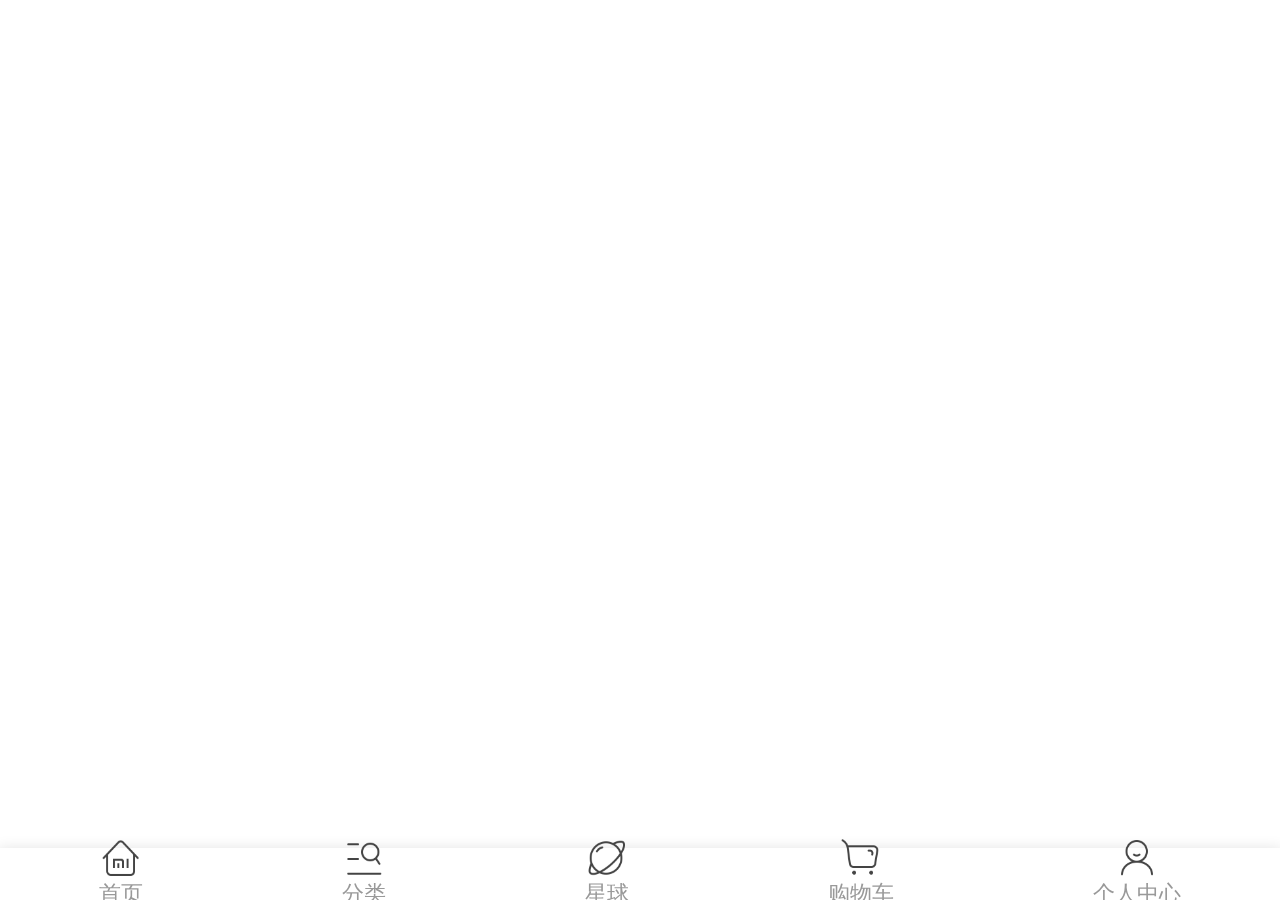
<file: xiaomimoive/mi-app-foot.html>
<!DOCTYPE html>
<html>
	<head>
		<meta charset="utf-8">
		<title></title>
		<link rel="stylesheet" type="text/css" href="mi-app-foot.css" />
		<script src="./app_home.js"></script>
	</head>
	<body>
	
		
		<footer>
			<div class="footer-div">
				<a href="#">
					<img class="footer-icon" onclick="hoveron()" src="xiaomimovie-img/mi-home.png"/>
					<span>首页</span>
				</a>
				<a href="#"> 
					<img class="footer-icon" src="xiaomimovie-img/search.png"/>
					<span>分类</span>
				</a>
				<a href="#">
					<img class="footer-icon" src="xiaomimovie-img/star.png"/>
					<span>星球</span>
				</a>
				<a href="#">
					<img class="footer-icon" src="xiaomimovie-img/shapping.png"/>
					<span>购物车</span>
				</a>
				<a href="#">
					<img class="footer-icon" src="./xiaomimovie-img/peopleimg.png"/>
					<span>个人中心</span>
				</a>
			</div>
		</footer>
		
	</body>
</html>
</file>
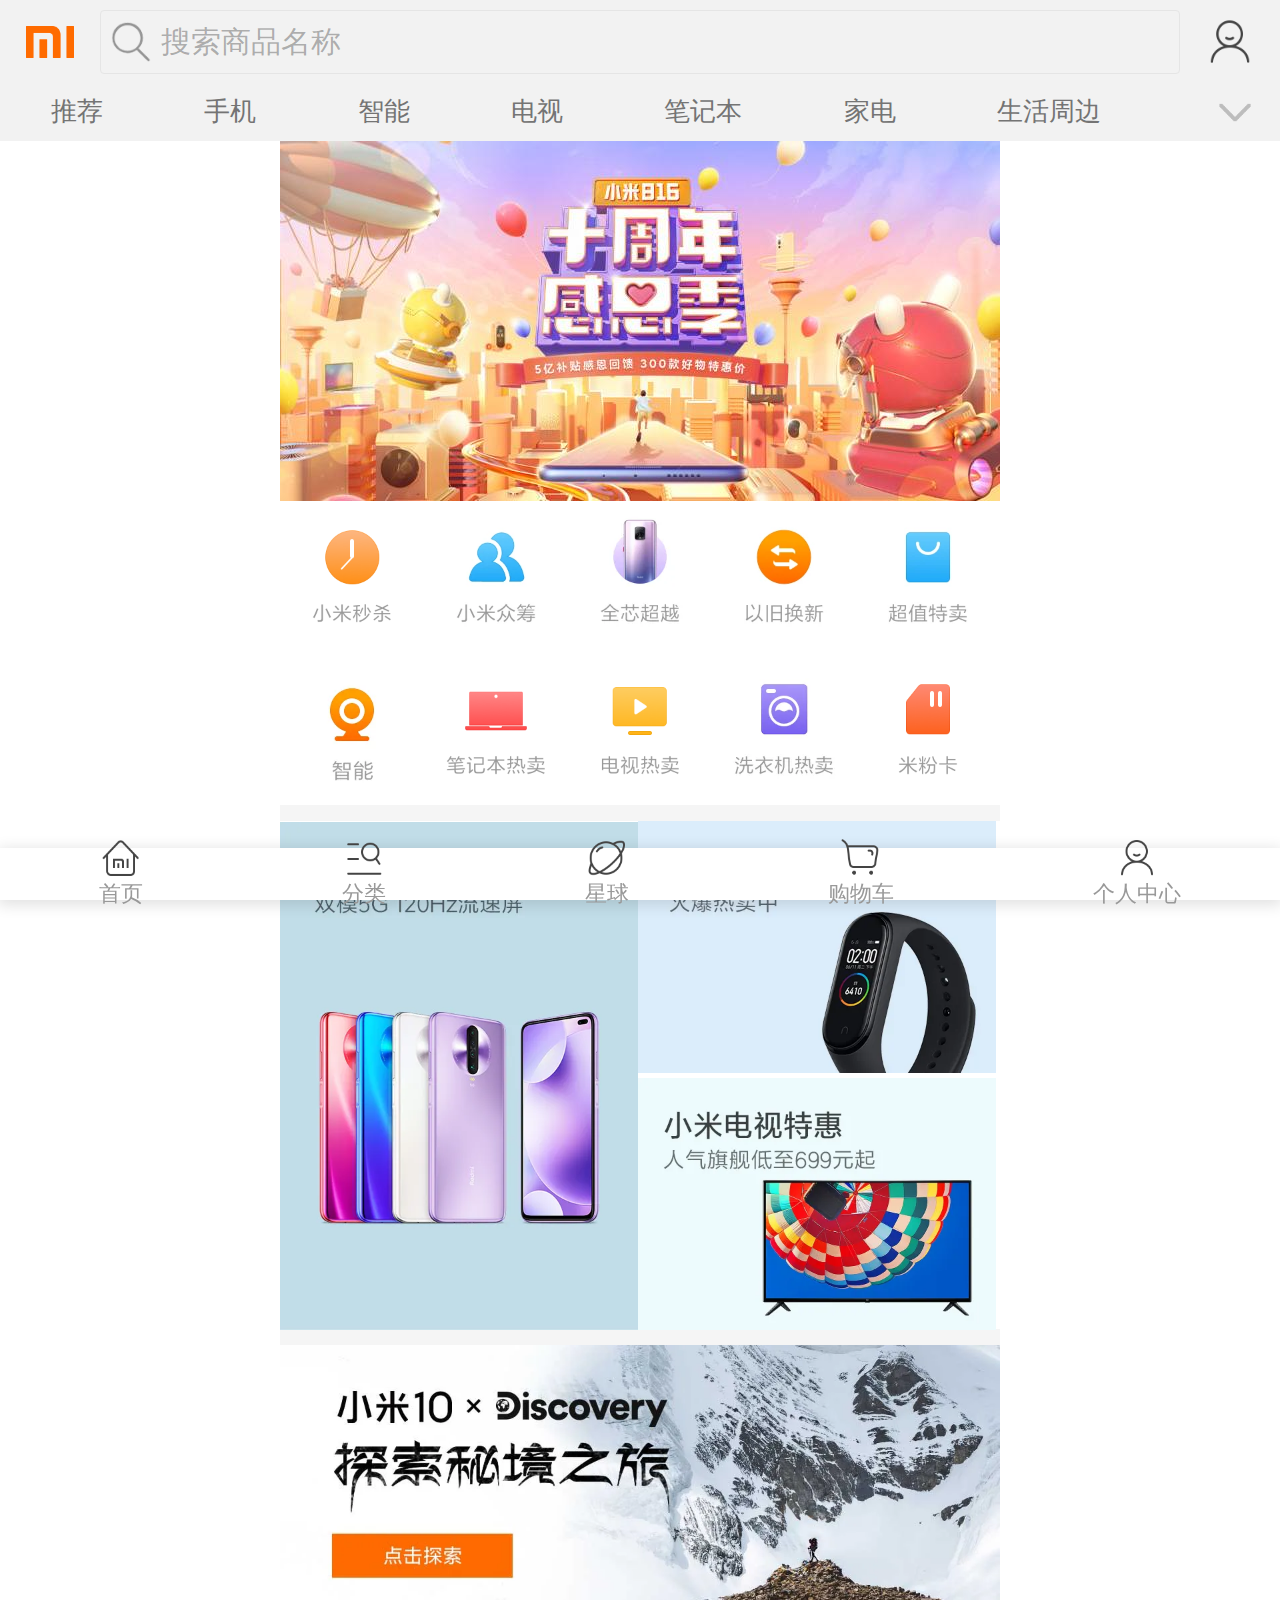
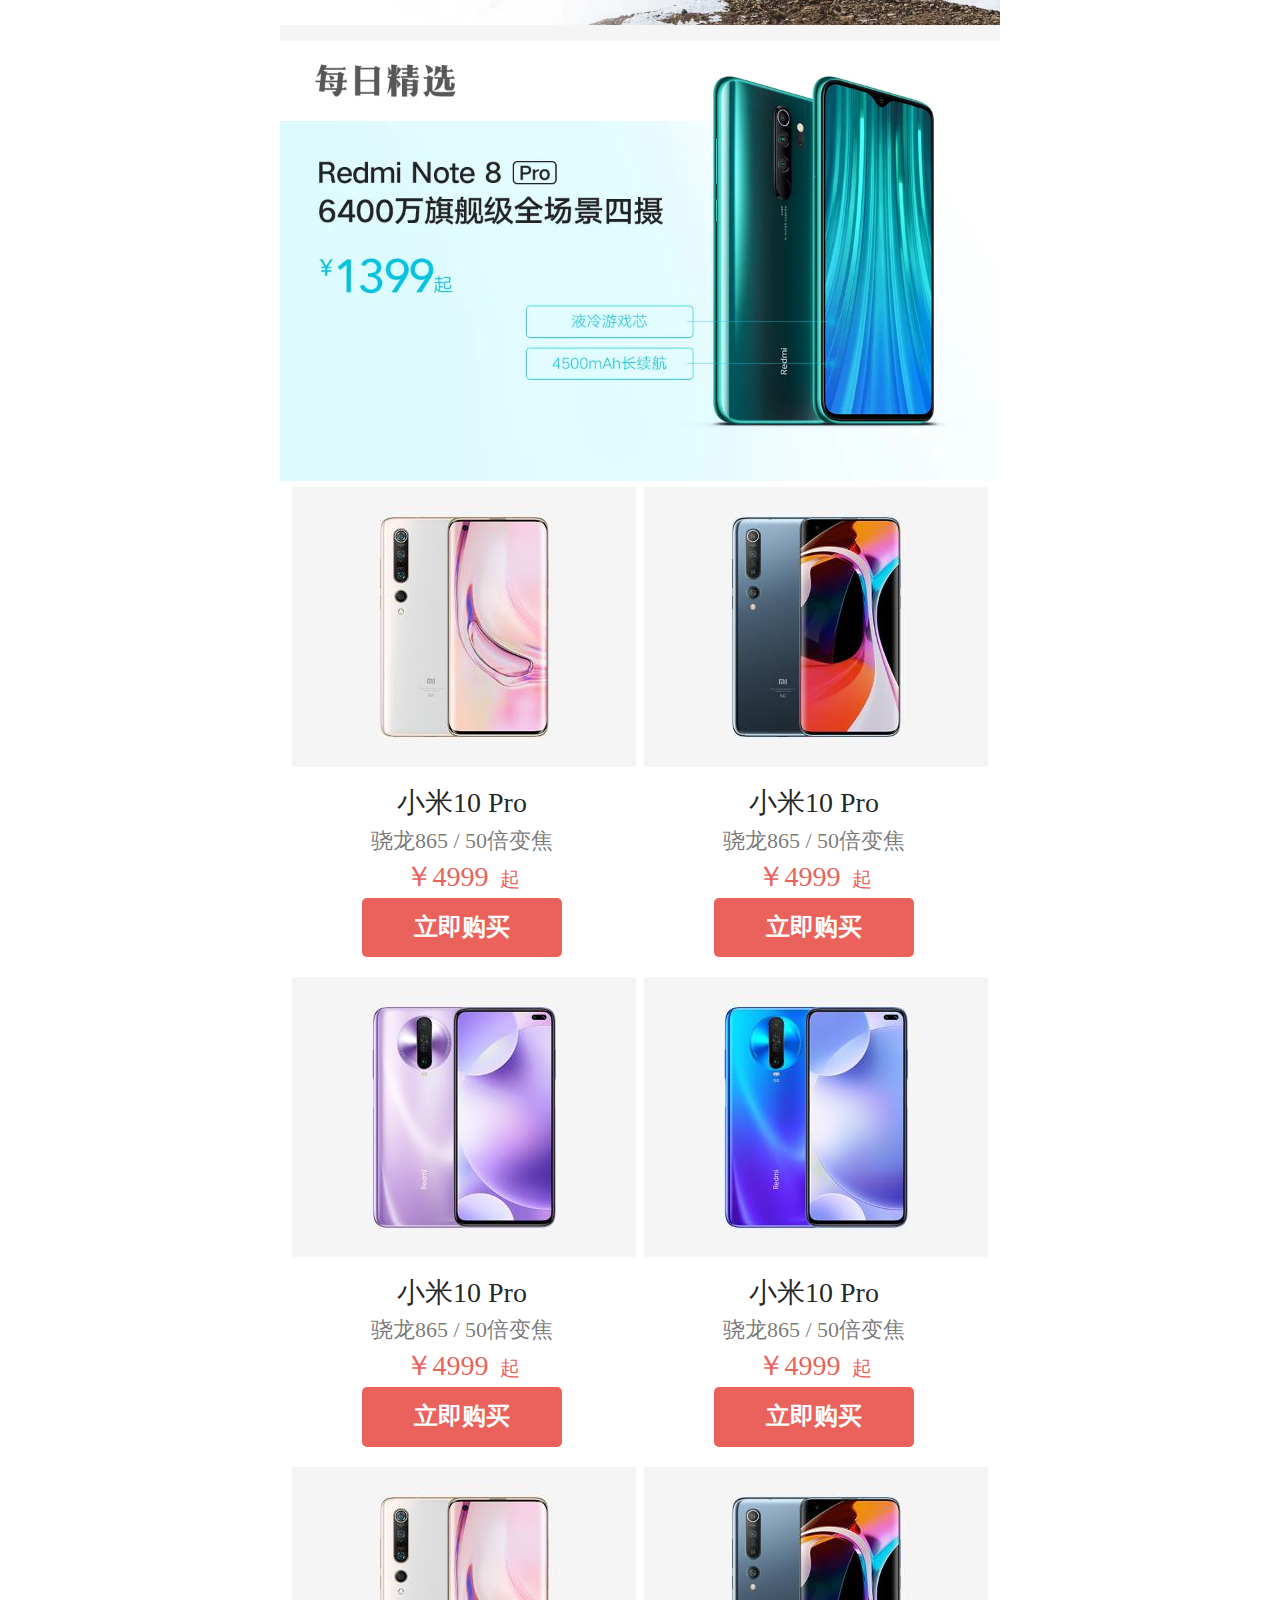
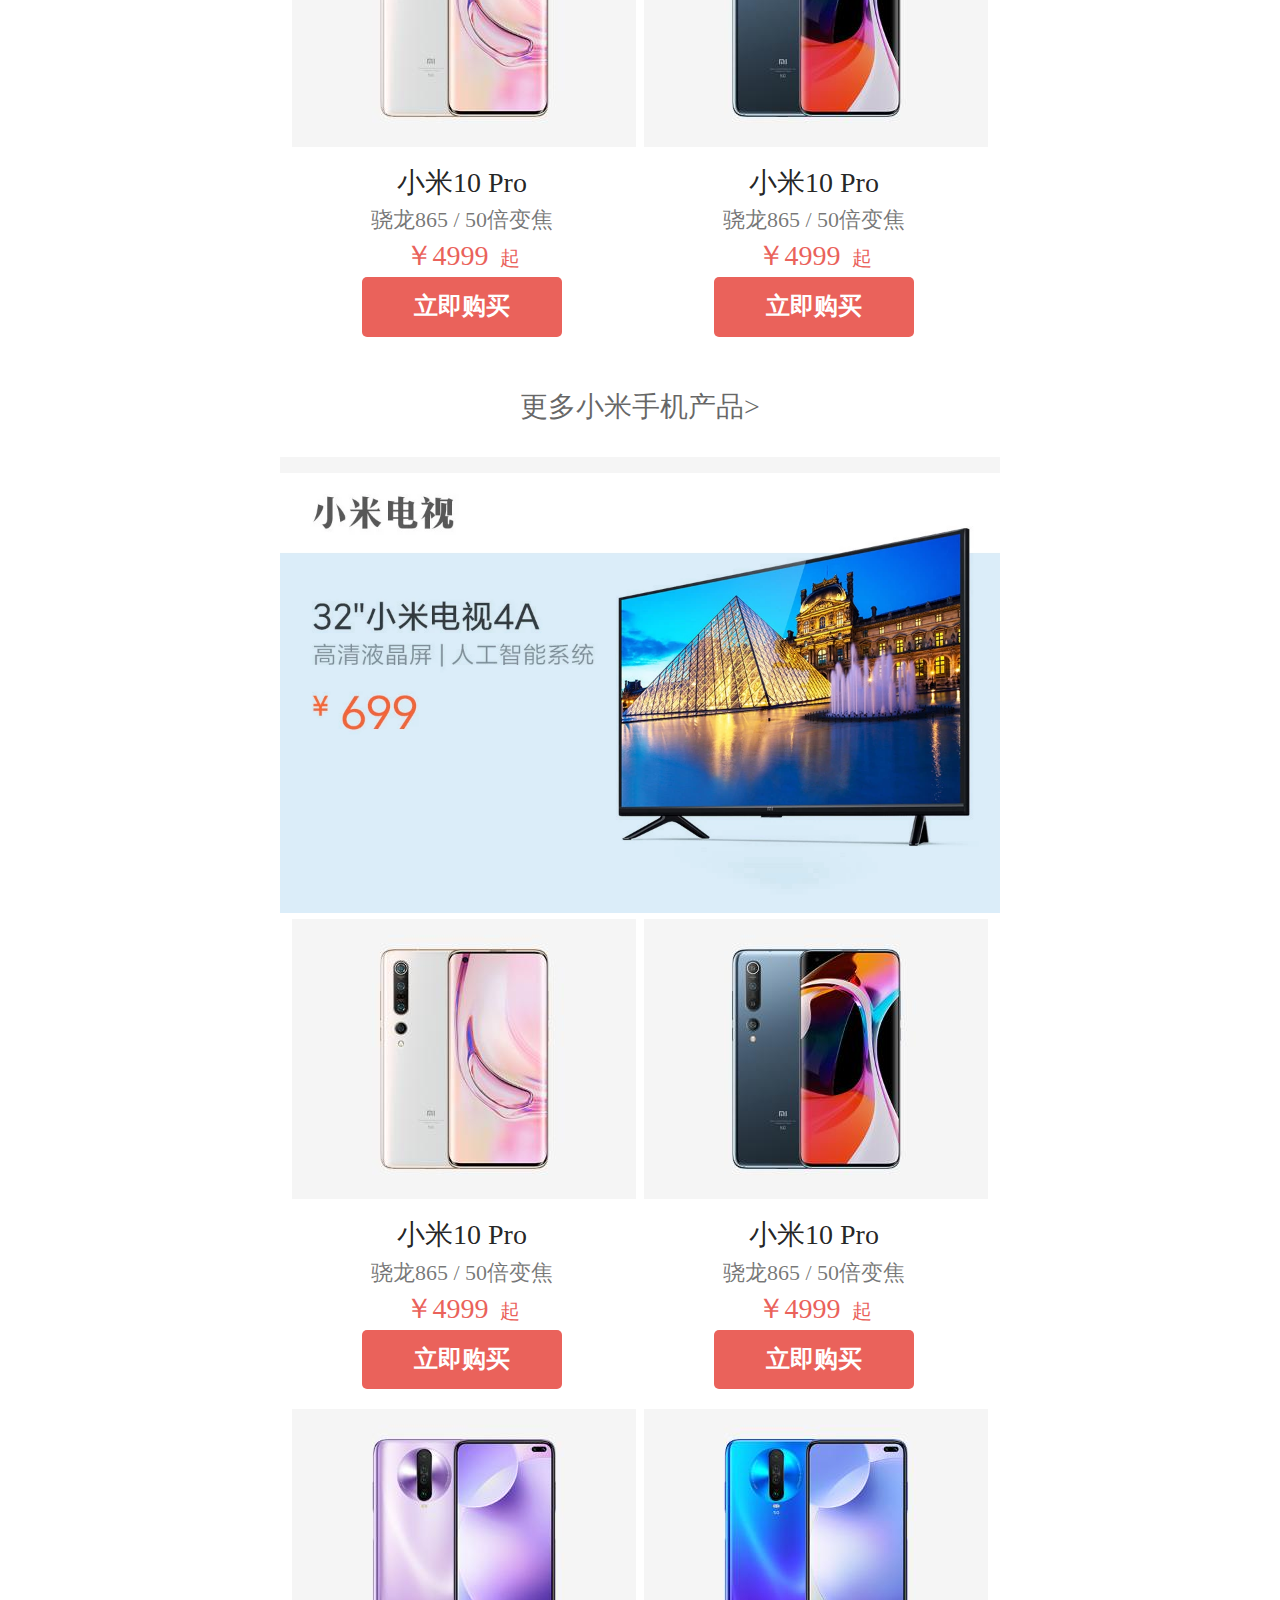
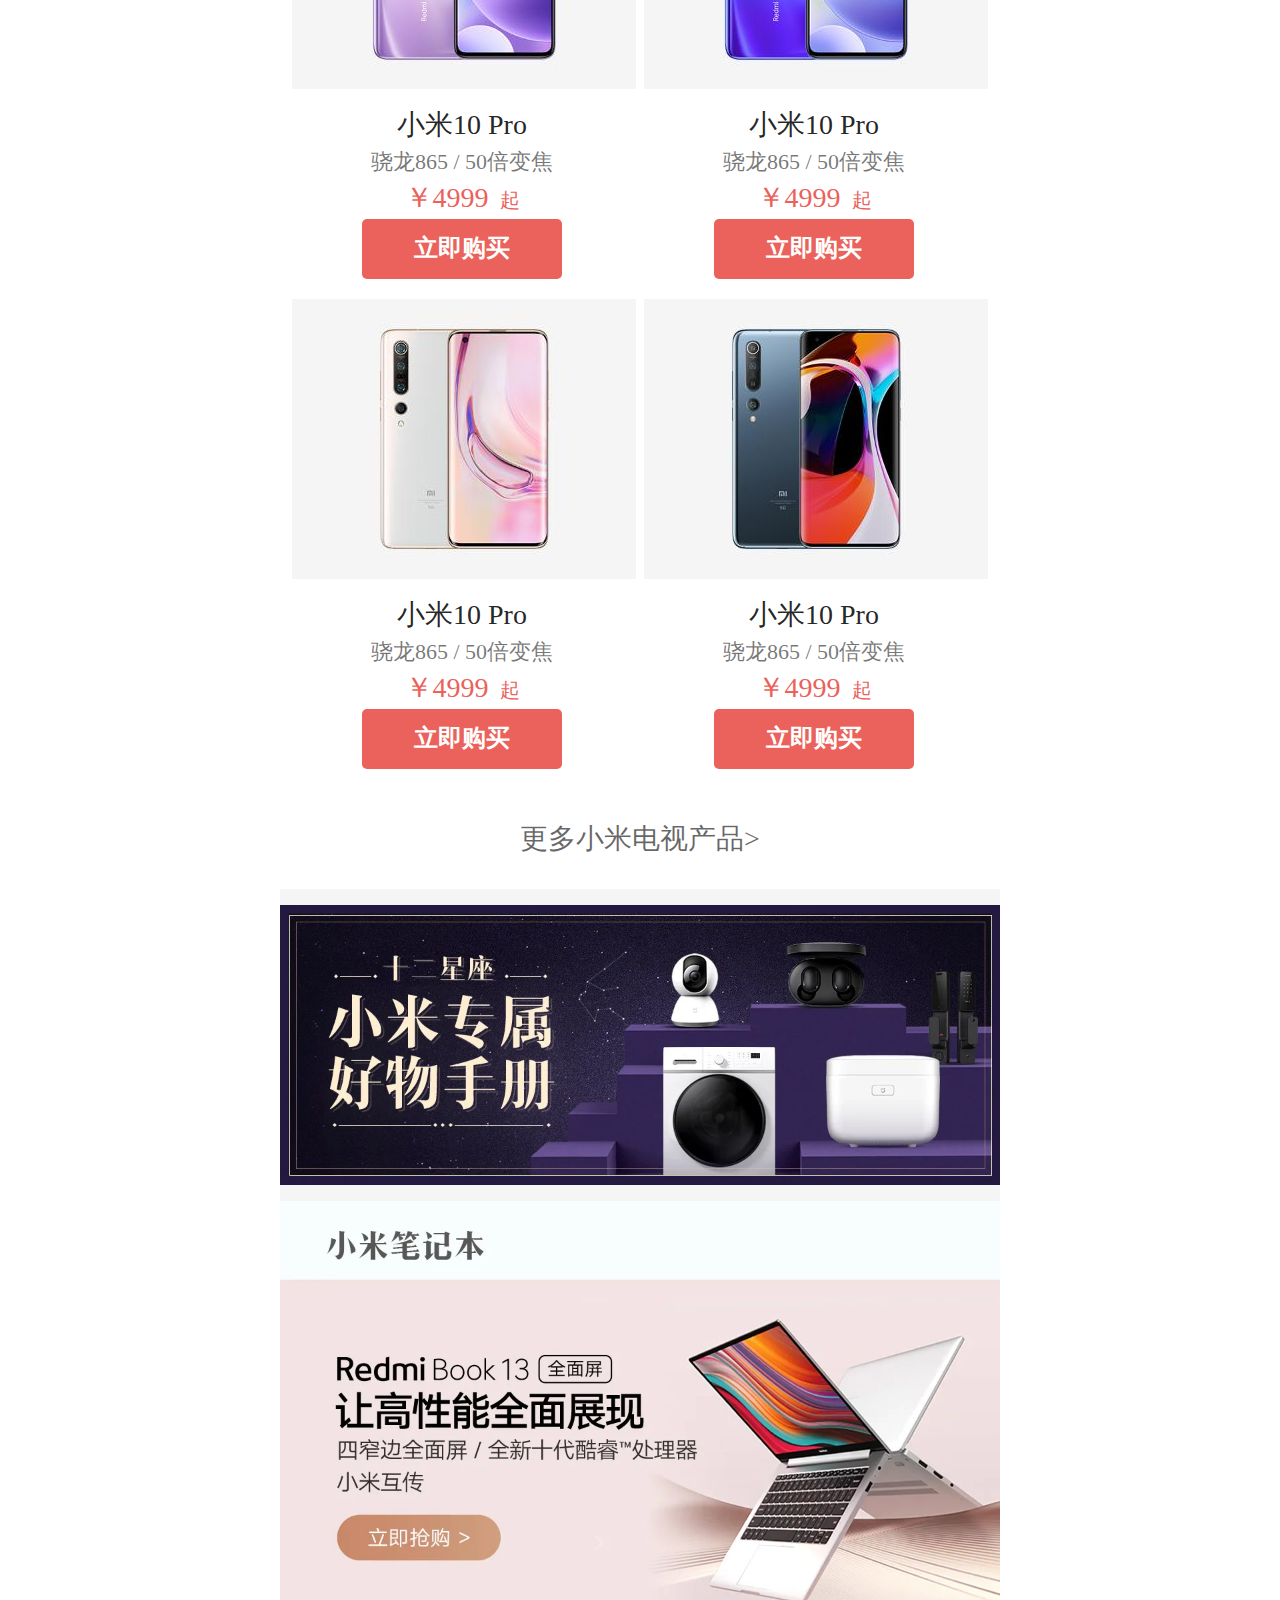
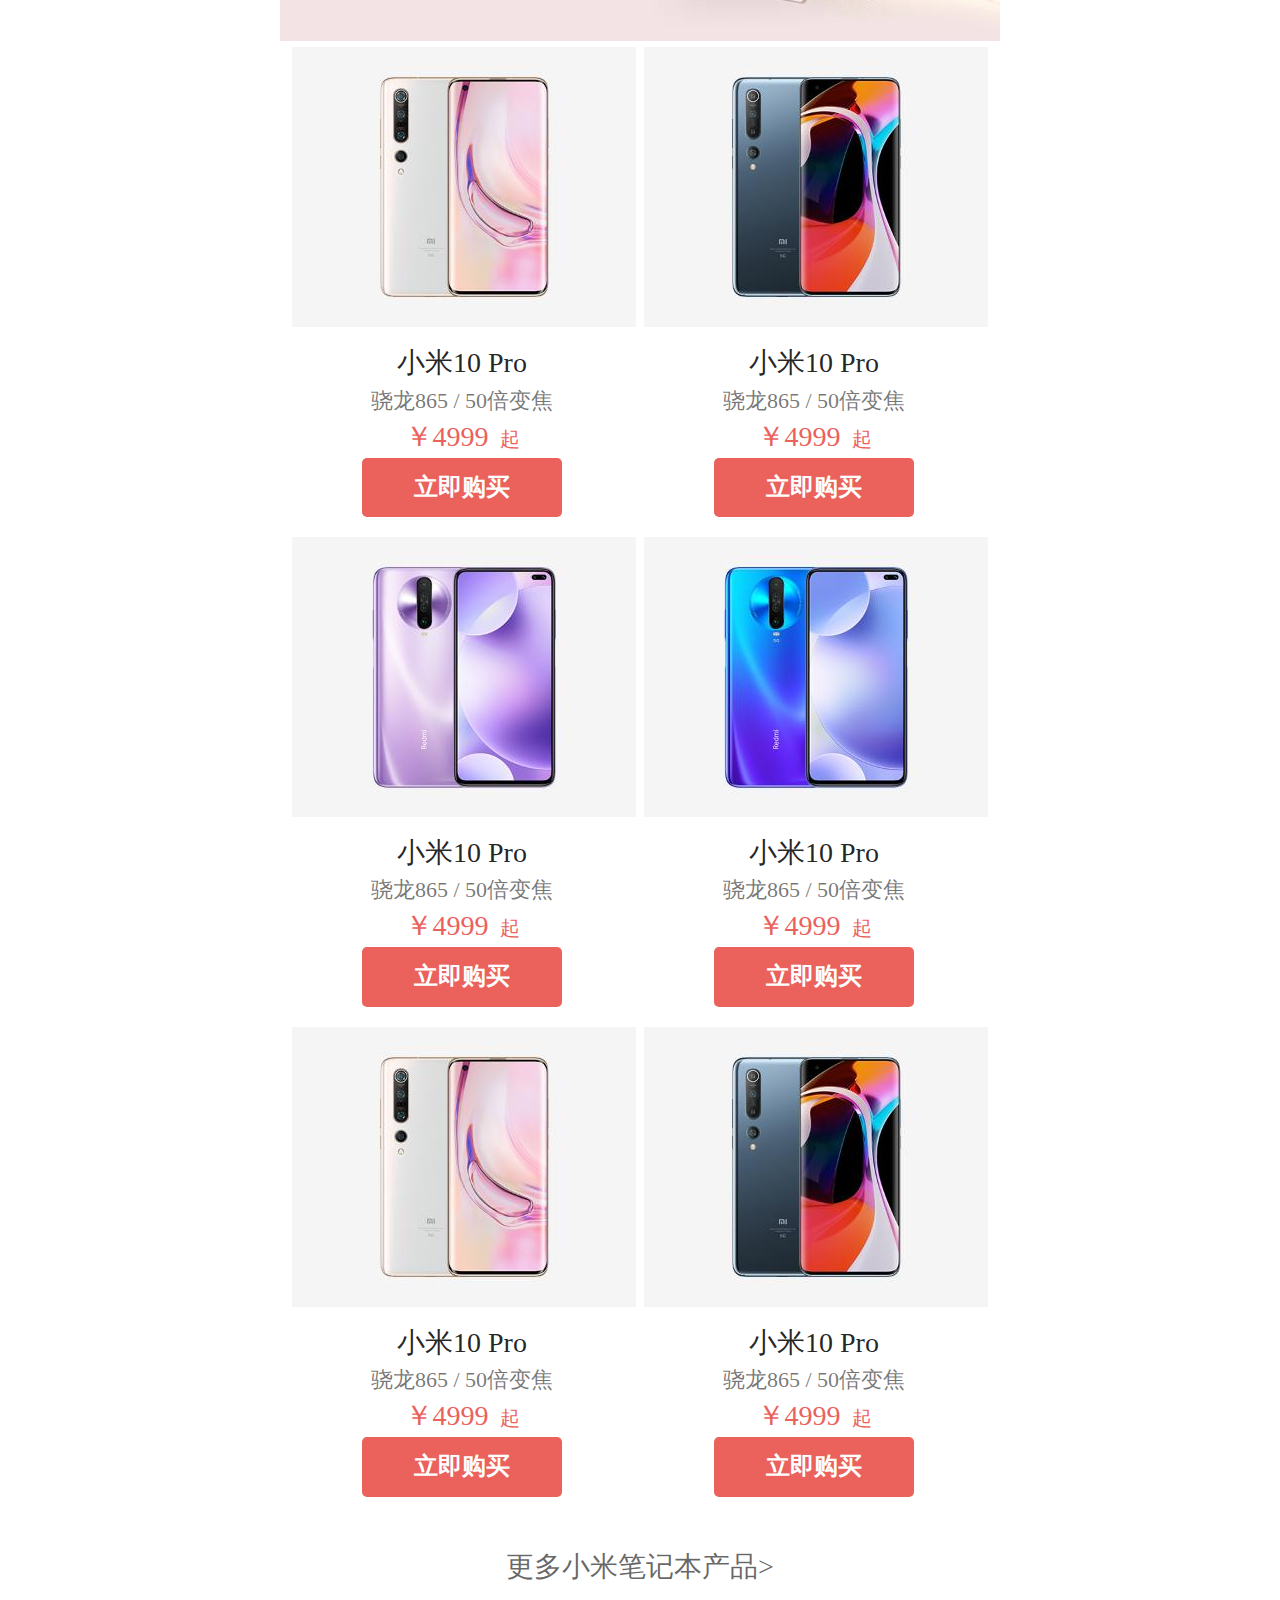
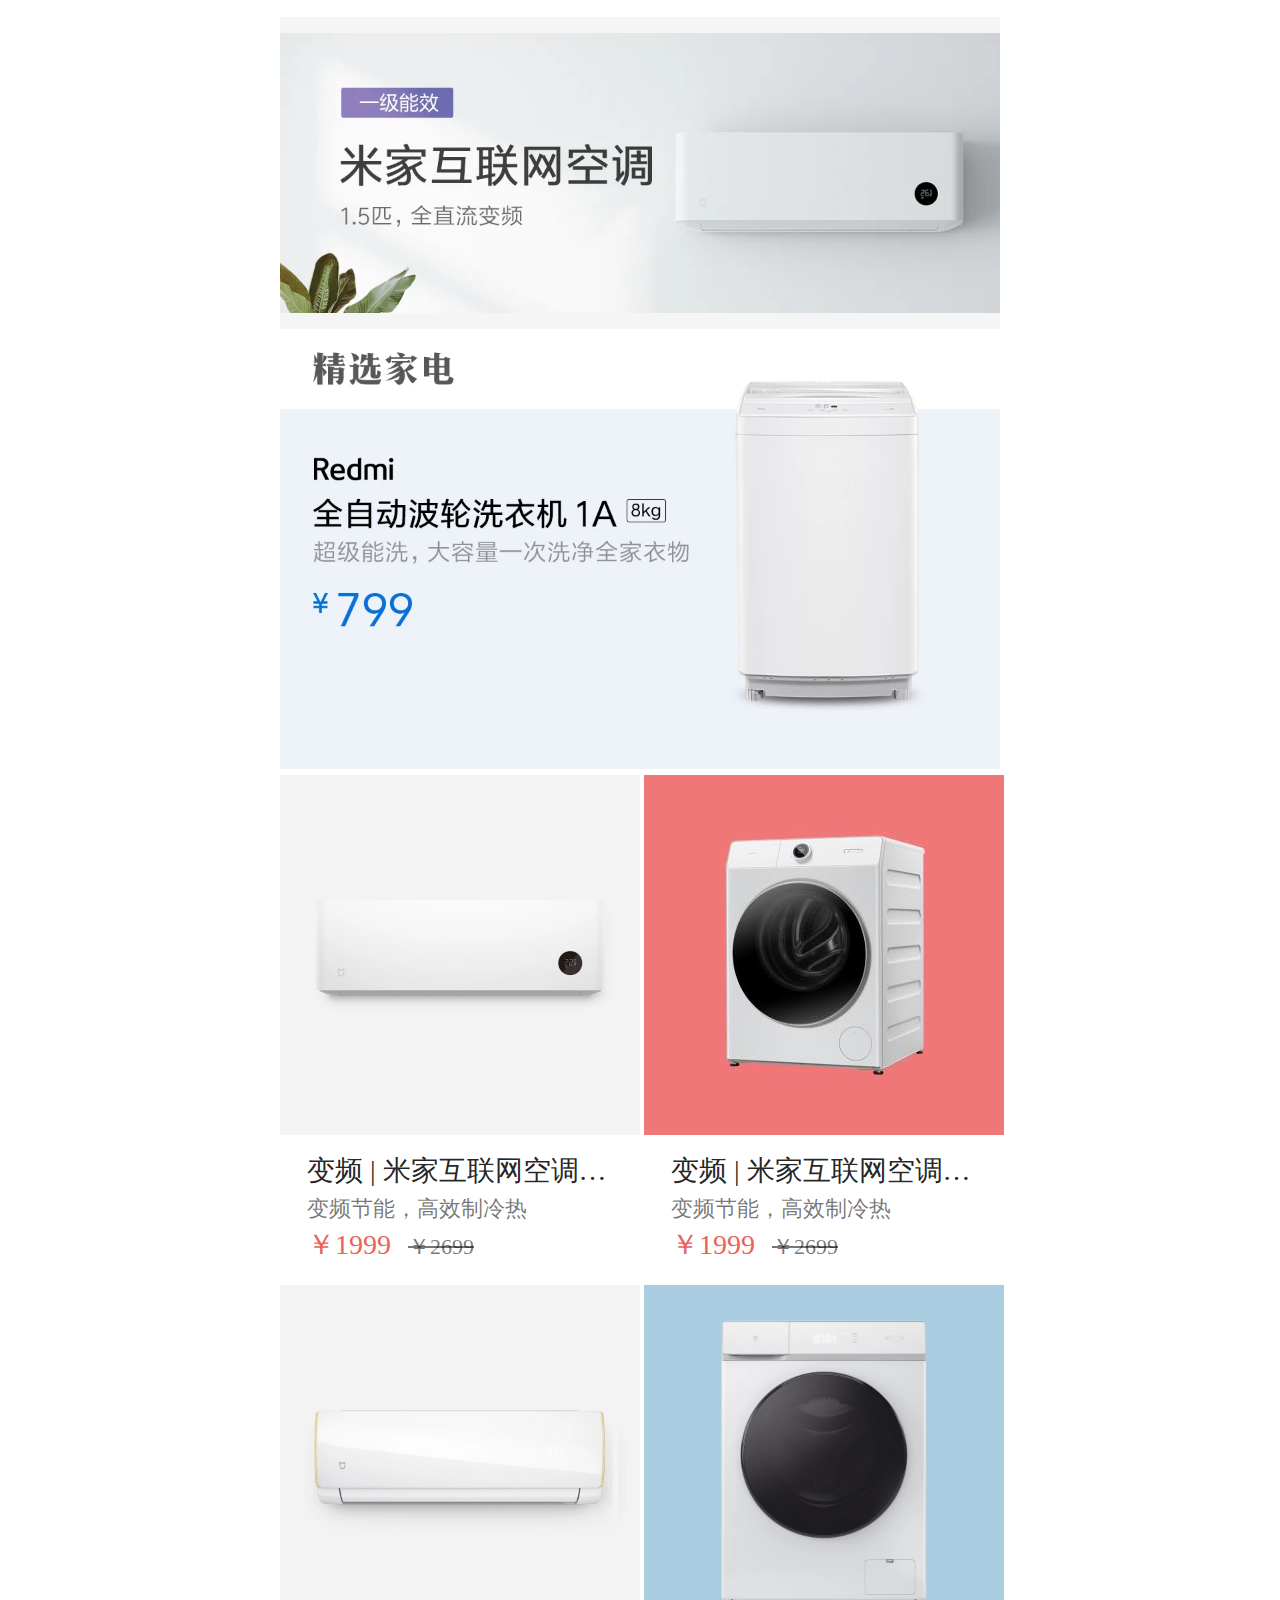
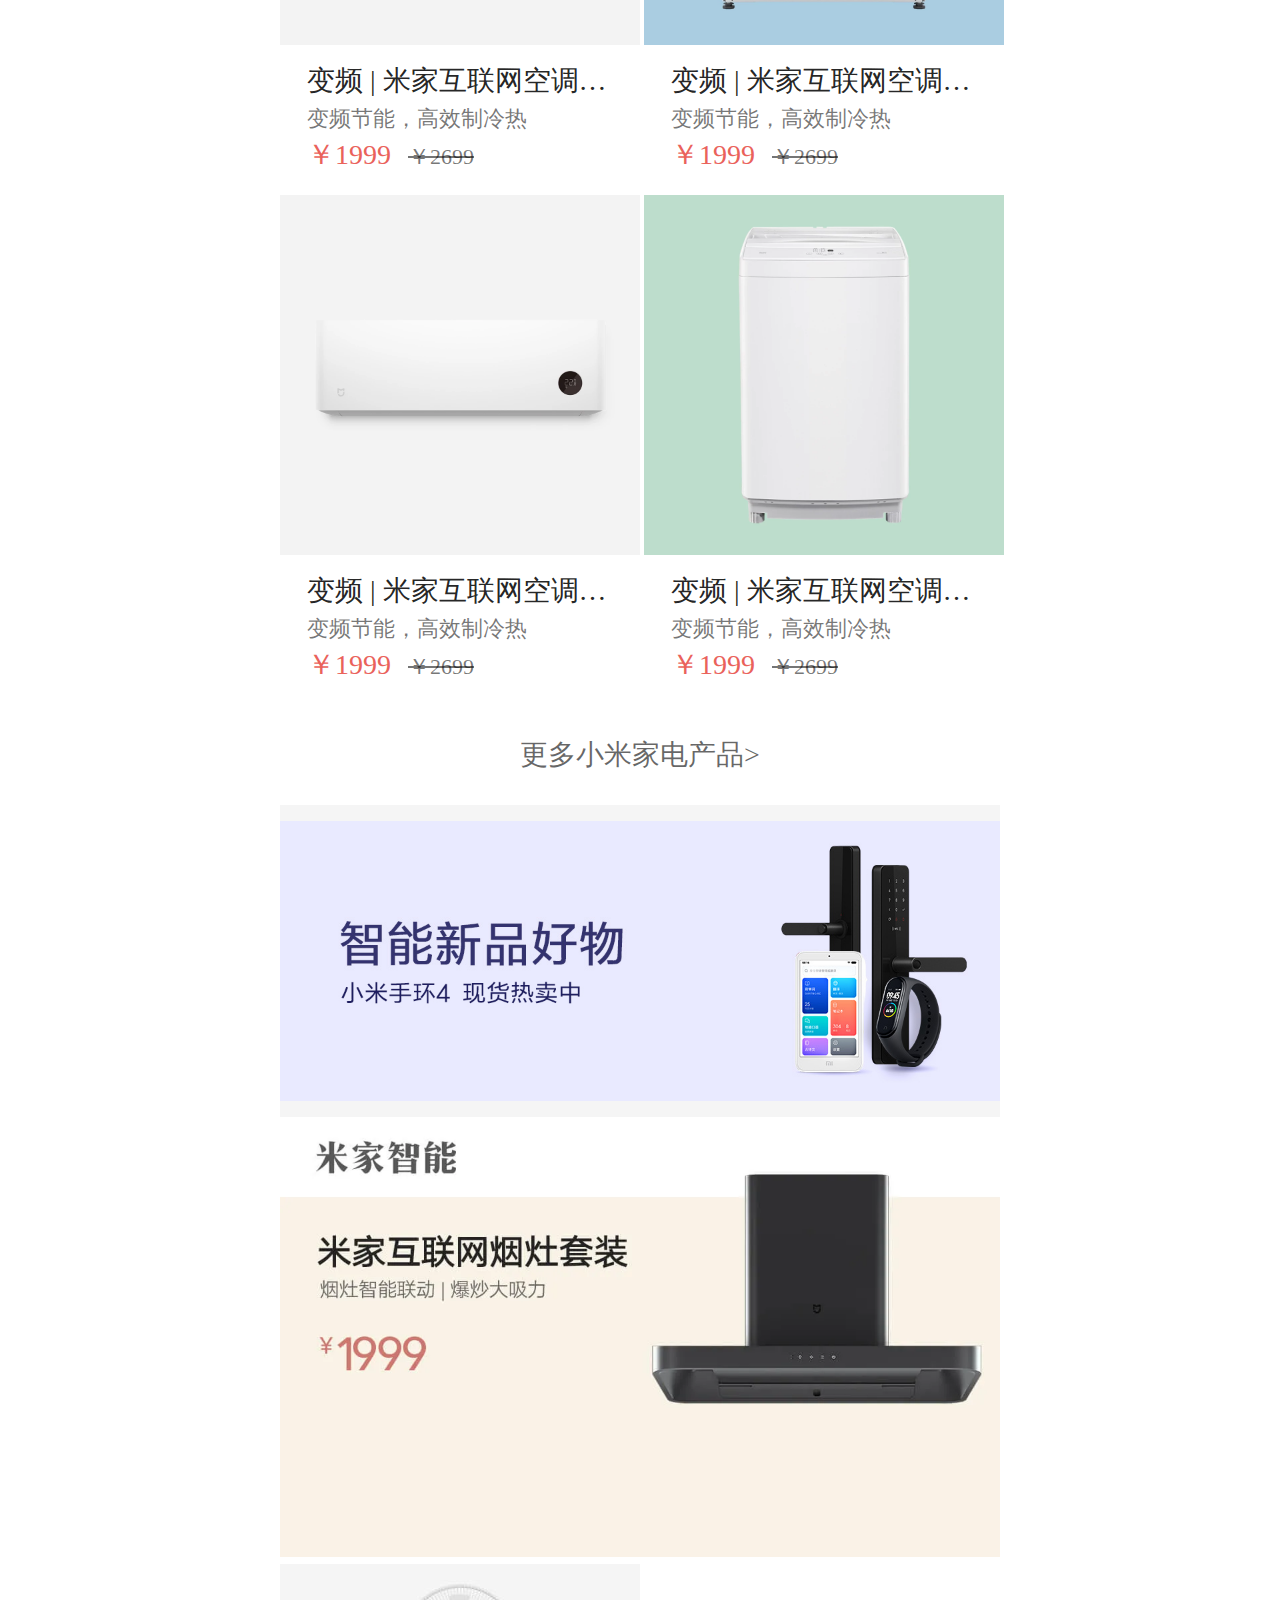
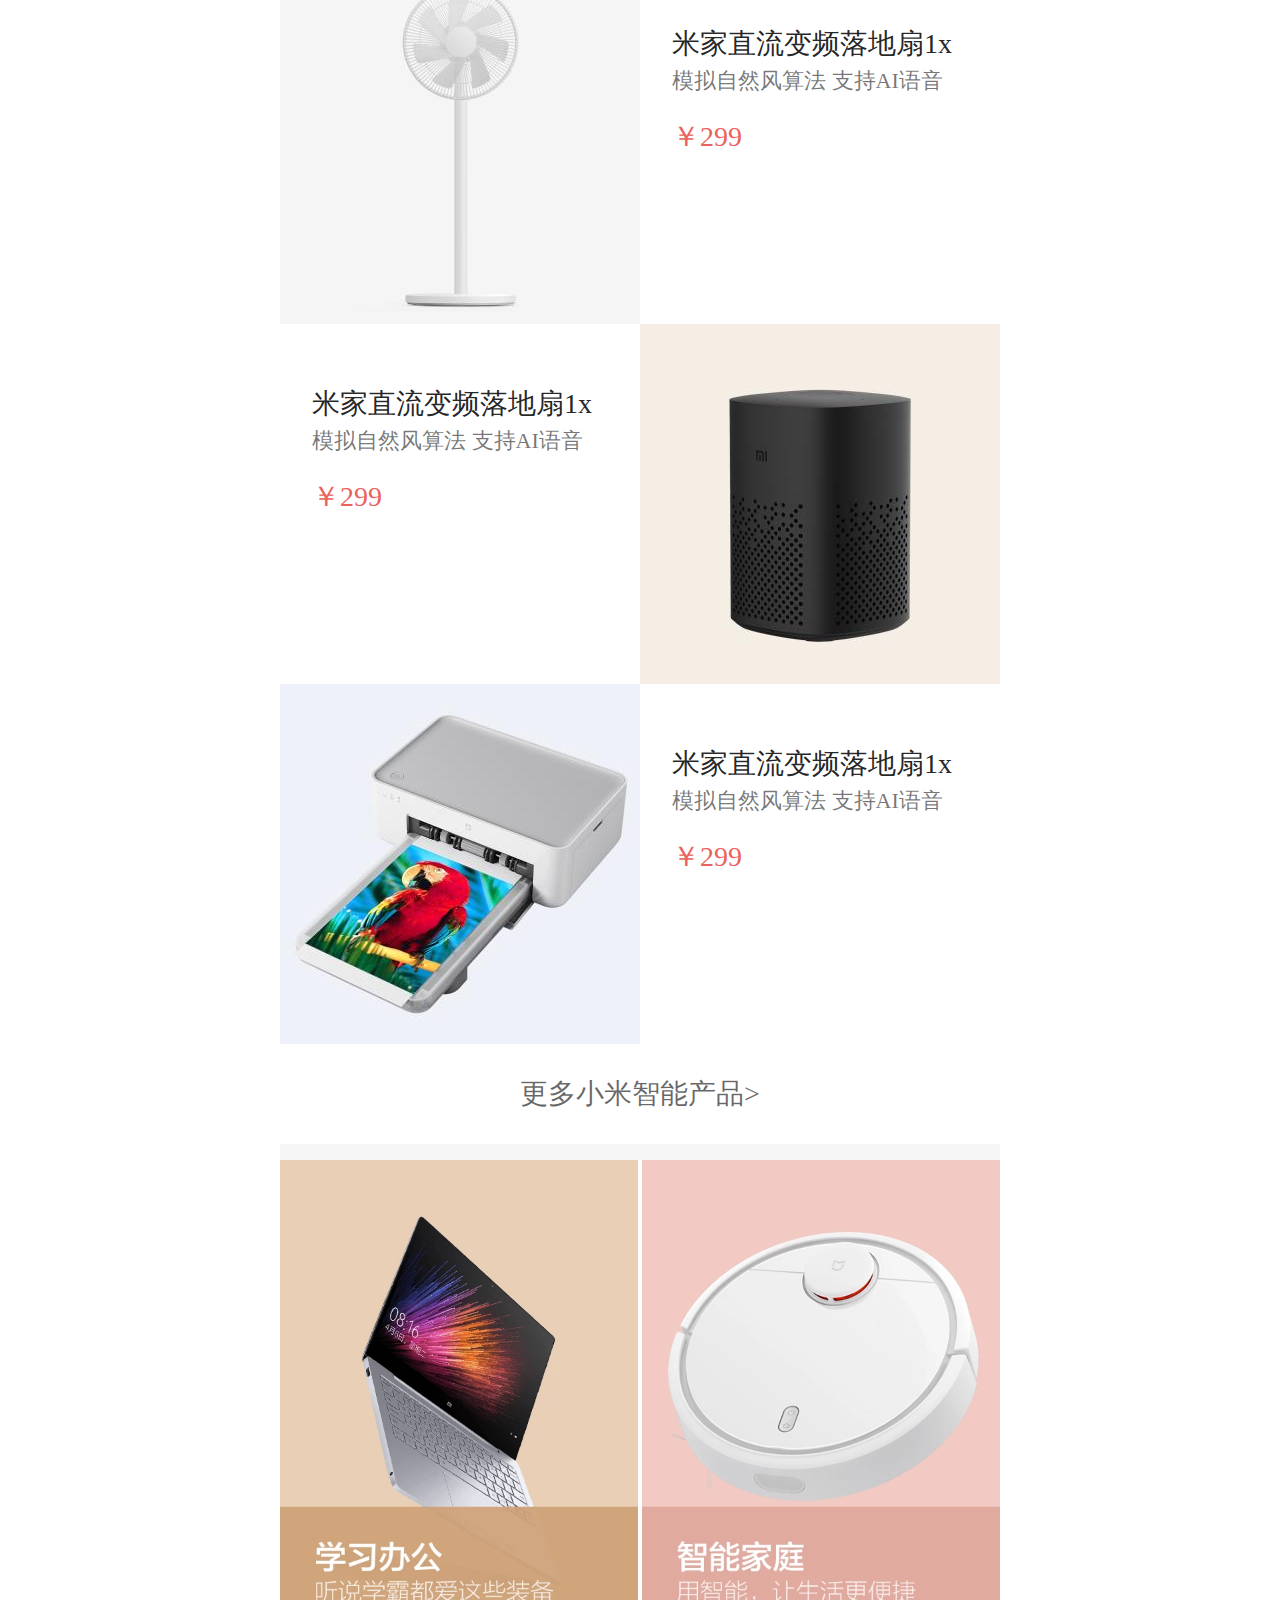
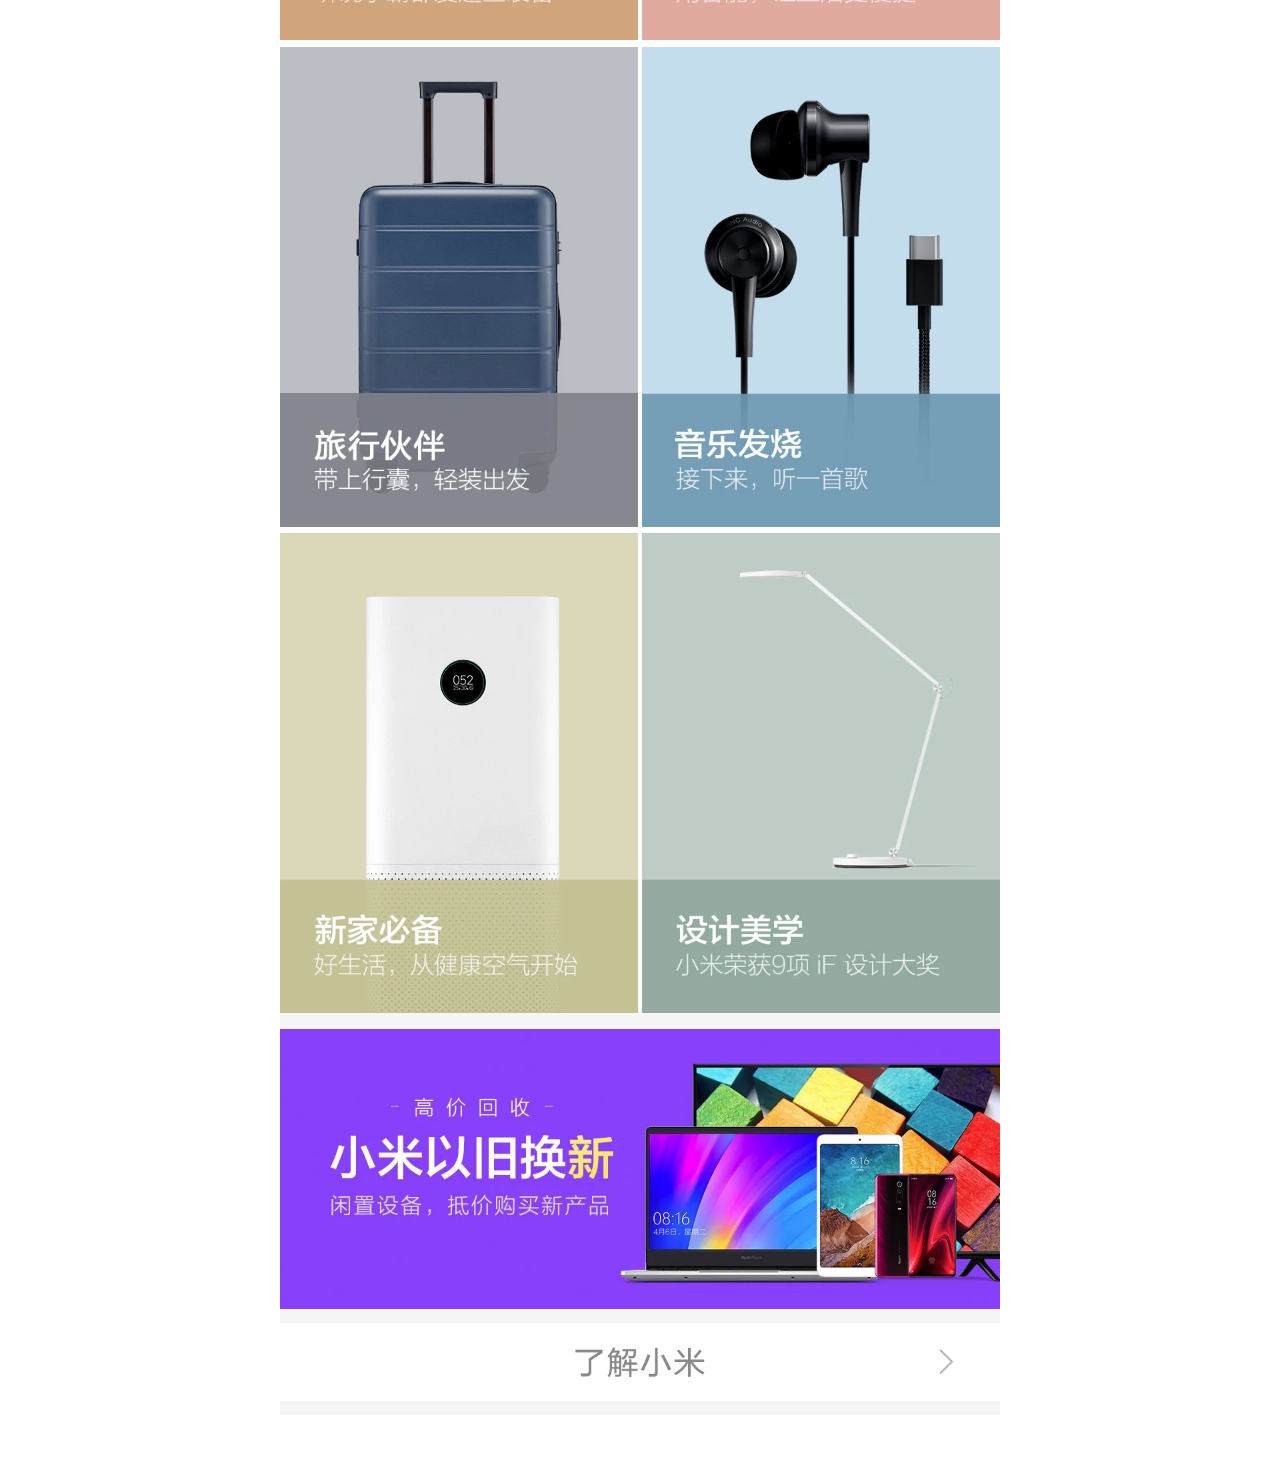
<file: xiaomimoive/mi-app-head.html>
<!DOCTYPE html>
<html>
	<head>
		<meta charset="utf-8">
		<meta name="viewport" content="width=device-width, user-scalable=yes, initial-scale=1.0, maximum-scale=3.0, minimum-scale=1.0">
		<title></title>
		<link href="mi-app-head.css" type="text/css" rel="stylesheet" />
		<link href="mi-app-foot.css" type="text/css" rel="stylesheet" />
		<script src="app_home.js"></script>
	</head>
	<body>
		<header>
			<!-- 头部-->
			<div class="header">
				<!-- 头部里的搜索框 -->
				<div class="search">
					<div class="search-left">
						<img class="img" src="./xiaomimovie-img/xiaomilogo.png" />
					</div>
					<div class="search-box">
						<img src="./xiaomimovie-img/3.png" />
						<span>搜索商品名称</span>
					</div>
					<div class="search-right">
						<img class="img" src="xiaomimovie-img/peopleimg.png" />
					</div>
				</div>

				<!-- 头部里的导航栏 -->
				<div class="nav">
					<div class="nav-text">
						<div class="nav-text-item"><span>推荐</span></div>
						<div class="nav-text-item"><span>手机</span></div>
						<div class="nav-text-item"><span>智能</span></div>
						<div class="nav-text-item"><span>电视</span></div>
						<div class="nav-text-item"><span>笔记本</span></div>
						<div class="nav-text-item"><span>家电</span></div>
						<div class="nav-text-item"><span>生活周边</span></div>
					</div>
					<div class="arrowdown">
						<img src="xiaomimovie-img/arrowdown.png" />
					</div>
					<!-- 点击隐藏点击出现，未实现 -->
					<div class="arrowdown-box">
						<div>全部</div>
						<div class="arrowdown-nav">
							<span>推荐</span>
							<span>手机</span>
							<span>智能</span>
							<span>电视</span>
							<span>笔记本</span>
							<span>家电</span>
							<span>生活周边</span>
						</div>
					</div>
				</div>
			</div>
		</header>


		<div class="home">
			<!-- 大图片 -->
			<section class="wrapper">
				<div class="swipe-wrapper">
					<a class="swipe-a s-a1" href="#">
						<img src="xiaomimovie-img/lunbo1.jpg" />
					</a>
					<a class="swipe-a s-a1" href="#">
						<img src="xiaomimovie-img/lunbo2.jpg" />
					</a>
					<a class="swipe-a s-a1" href="#">
						<img src="xiaomimovie-img/lunbo3.jpg" />
					</a>

				</div>
			</section>

			<section class="function-imgs">
				<a href="#"><img src="xiaomimovie-img/millet-kill.png" /></a>
				<a href="#"><img src="xiaomimovie-img/eb5024fe-dfe3-6e53-3e18-675bef5fa06e.webp" /></a>
				<a href="#"><img src="xiaomimovie-img/d436f30612651fffe1d6c5aaa3fdb816.webp" /></a>
				<a href="#"><img src="xiaomimovie-img/e8bc849a-0a3b-21a0-6810-7da3a3903dee.webp" /></a>
				<a href="#"><img src="xiaomimovie-img/7dbcbf87-6a58-adb6-2f3f-bb3dae3e9c80.webp" /></a>
			</section>

			<section class="function-imgs">
				<a href="#"><img src="xiaomimovie-img/64f3988b6216e4c1ab62a7f50df3e816.webp" /></a>
				<a href="#"><img src="xiaomimovie-img/computer.png" /></a>
				<a href="#"><img src="xiaomimovie-img/tv.png" /></a>
				<a href="#"><img src="xiaomimovie-img/wash.webp" /></a>
				<a href="#"><img src="xiaomimovie-img/f11f9df6b0b0b428f8c8fc3267131830.png" /></a>
			</section>
			<div class="interval"></div>

			<section class="product-imgs">
				<div class="product-img-left"><a><img src="xiaomimovie-img/d692a30ee3d586c4274575eec255d3c5.webp" /></a></div>
				<div class="product-img-right">
					<a><img src="xiaomimovie-img/827a686678f39b1bbdc99c6e6b6a13c8.webp" /></a>
					<a><img src="xiaomimovie-img/267e988a99b5cf4e960747e8aa5fa831.webp" /></a>
				</div>
			</section>
			<div class="interval"></div>
			<section class="the-tiles">
				<a href="#">
					<img src="xiaomimovie-img/189acdf7e9b807cfc22d394df87c1958.webp" />
				</a>
			</section>
			<div class="interval"></div>
			<section class="tile2">
				<a href="#">
					<img src="xiaomimovie-img/e32eea5c3c27062019f9ac6434b351df.webp" />
				</a>
			</section>
			<div class="interval-small"></div>
			<div class="phone-cell">
				<a class="phone-cell-left">
					<div>
						<img class="phone-img" src="xiaomimovie-img/7ed6090953a4edca0ee6bc4b36cb4a9e.jpg" />
					</div>
					<div class="title">
						<div>小米10 Pro</div>
						<div>骁龙865 / 50倍变焦</div>
						<div>
							￥4999
							<span>起</span>
						</div>
						<div>立即购买</div>
					</div>
				</a>
				<a class="phone-cell-right">
					<div>
						<img class="phone-img" src="xiaomimovie-img/9b3b7c52bffab0806c54652ee0872a64.jpg" />
					</div>
					<div class="title">
						<div>小米10 Pro</div>
						<div>骁龙865 / 50倍变焦</div>
						<div>
							￥4999
							<span>起</span>
						</div>
						<div>立即购买</div>
					</div>
				</a>
			</div>

			<div class="phone-cell">
				<a class="phone-cell-left">
					<div>
						<img class="phone-img" src="xiaomimovie-img/64a04d4f67a23c2d8643aaba52e2392b.jpg" />
					</div>
					<div class="title">
						<div>小米10 Pro</div>
						<div>骁龙865 / 50倍变焦</div>
						<div>
							￥4999
							<span>起</span>
						</div>
						<div>立即购买</div>
					</div>
				</a>
				<a class="phone-cell-right">
					<div>
						<img class="phone-img" src="xiaomimovie-img/cf8c841ab5e52d443be110f6aa7e0d98.jpg" />
					</div>
					<div class="title">
						<div>小米10 Pro</div>
						<div>骁龙865 / 50倍变焦</div>
						<div>
							￥4999
							<span>起</span>
						</div>
						<div>立即购买</div>
					</div>
				</a>
			</div>

			<div class="phone-cell">
				<a class="phone-cell-left">
					<div>
						<img class="phone-img" src="xiaomimovie-img/7ed6090953a4edca0ee6bc4b36cb4a9e.jpg" />
					</div>
					<div class="title">
						<div>小米10 Pro</div>
						<div>骁龙865 / 50倍变焦</div>
						<div>
							￥4999
							<span>起</span>
						</div>
						<div>立即购买</div>
					</div>
				</a>
				<a class="phone-cell-right">
					<div>
						<img class="phone-img" src="xiaomimovie-img/9b3b7c52bffab0806c54652ee0872a64.jpg" />
					</div>
					<div class="title">
						<div>小米10 Pro</div>
						<div>骁龙865 / 50倍变焦</div>
						<div>
							￥4999
							<span>起</span>
						</div>
						<div>立即购买</div>
					</div>
				</a>
			</div>

			<div class="more-phone-titlt">
				<a>
					<div>更多小米手机产品&gt</div>
				</a>
			</div>
			<div class="interval"></div>
			<section class="tile2">
				<a href="#">
					<img src="xiaomimovie-img/34cc562e-8dd3-61e9-0209-395edb9237a1.webp" />
				</a>
			</section>
			<div class="interval-small"></div>
			<div class="phone-cell">
				<a class="phone-cell-left">
					<div>
						<img class="phone-img" src="xiaomimovie-img/7ed6090953a4edca0ee6bc4b36cb4a9e.jpg" />
					</div>
					<div class="title">
						<div>小米10 Pro</div>
						<div>骁龙865 / 50倍变焦</div>
						<div>
							￥4999
							<span>起</span>
						</div>
						<div>立即购买</div>
					</div>
				</a>
				<a class="phone-cell-right">
					<div>
						<img class="phone-img" src="xiaomimovie-img/9b3b7c52bffab0806c54652ee0872a64.jpg" />
					</div>
					<div class="title">
						<div>小米10 Pro</div>
						<div>骁龙865 / 50倍变焦</div>
						<div>
							￥4999
							<span>起</span>
						</div>
						<div>立即购买</div>
					</div>
				</a>
			</div>

			<div class="phone-cell">
				<a class="phone-cell-left">
					<div>
						<img class="phone-img" src="xiaomimovie-img/64a04d4f67a23c2d8643aaba52e2392b.jpg" />
					</div>
					<div class="title">
						<div>小米10 Pro</div>
						<div>骁龙865 / 50倍变焦</div>
						<div>
							￥4999
							<span>起</span>
						</div>
						<div>立即购买</div>
					</div>
				</a>
				<a class="phone-cell-right">
					<div>
						<img class="phone-img" src="xiaomimovie-img/cf8c841ab5e52d443be110f6aa7e0d98.jpg" />
					</div>
					<div class="title">
						<div>小米10 Pro</div>
						<div>骁龙865 / 50倍变焦</div>
						<div>
							￥4999
							<span>起</span>
						</div>
						<div>立即购买</div>
					</div>
				</a>
			</div>

			<div class="phone-cell">
				<a class="phone-cell-left">
					<div>
						<img class="phone-img" src="xiaomimovie-img/7ed6090953a4edca0ee6bc4b36cb4a9e.jpg" />
					</div>
					<div class="title">
						<div>小米10 Pro</div>
						<div>骁龙865 / 50倍变焦</div>
						<div>
							￥4999
							<span>起</span>
						</div>
						<div>立即购买</div>
					</div>
				</a>
				<a class="phone-cell-right">
					<div>
						<img class="phone-img" src="xiaomimovie-img/9b3b7c52bffab0806c54652ee0872a64.jpg" />
					</div>
					<div class="title">
						<div>小米10 Pro</div>
						<div>骁龙865 / 50倍变焦</div>
						<div>
							￥4999
							<span>起</span>
						</div>
						<div>立即购买</div>
					</div>
				</a>
			</div>

			<div class="more-phone-titlt">
				<a>
					<div>更多小米电视产品&gt</div>
				</a>
			</div>

			<div class="interval"></div>
			<section class="the-tiles">
				<a href="#">
					<img src="xiaomimovie-img/067047e99bc9517e85bbc5d2d854779a.webp" />
				</a>
			</section>
			<div class="interval"></div>
			<section class="tile2">
				<a href="#">
					<img src="xiaomimovie-img/c226d76d6036e165523338e63f6d2da4.webp" />
				</a>
			</section>
			<div class="interval-small"></div>
			<div class="phone-cell">
				<a class="phone-cell-left">
					<div>
						<img class="phone-img" src="xiaomimovie-img/7ed6090953a4edca0ee6bc4b36cb4a9e.jpg" />
					</div>
					<div class="title">
						<div>小米10 Pro</div>
						<div>骁龙865 / 50倍变焦</div>
						<div>
							￥4999
							<span>起</span>
						</div>
						<div>立即购买</div>
					</div>
				</a>
				<a class="phone-cell-right">
					<div>
						<img class="phone-img" src="xiaomimovie-img/9b3b7c52bffab0806c54652ee0872a64.jpg" />
					</div>
					<div class="title">
						<div>小米10 Pro</div>
						<div>骁龙865 / 50倍变焦</div>
						<div>
							￥4999
							<span>起</span>
						</div>
						<div>立即购买</div>
					</div>
				</a>
			</div>

			<div class="phone-cell">
				<a class="phone-cell-left">
					<div>
						<img class="phone-img" src="xiaomimovie-img/64a04d4f67a23c2d8643aaba52e2392b.jpg" />
					</div>
					<div class="title">
						<div>小米10 Pro</div>
						<div>骁龙865 / 50倍变焦</div>
						<div>
							￥4999
							<span>起</span>
						</div>
						<div>立即购买</div>
					</div>
				</a>
				<a class="phone-cell-right">
					<div>
						<img class="phone-img" src="xiaomimovie-img/cf8c841ab5e52d443be110f6aa7e0d98.jpg" />
					</div>
					<div class="title">
						<div>小米10 Pro</div>
						<div>骁龙865 / 50倍变焦</div>
						<div>
							￥4999
							<span>起</span>
						</div>
						<div>立即购买</div>
					</div>
				</a>
			</div>

			<div class="phone-cell">
				<a class="phone-cell-left">
					<div>
						<img class="phone-img" src="xiaomimovie-img/7ed6090953a4edca0ee6bc4b36cb4a9e.jpg" />
					</div>
					<div class="title">
						<div>小米10 Pro</div>
						<div>骁龙865 / 50倍变焦</div>
						<div>
							￥4999
							<span>起</span>
						</div>
						<div>立即购买</div>
					</div>
				</a>
				<a class="phone-cell-right">
					<div>
						<img class="phone-img" src="xiaomimovie-img/9b3b7c52bffab0806c54652ee0872a64.jpg" />
					</div>
					<div class="title">
						<div>小米10 Pro</div>
						<div>骁龙865 / 50倍变焦</div>
						<div>
							￥4999
							<span>起</span>
						</div>
						<div>立即购买</div>
					</div>
				</a>
			</div>

			<div class="more-phone-titlt">
				<a>
					<div>更多小米笔记本产品&gt</div>
				</a>
			</div>
			<div class="interval"></div>
			<section class="the-tiles">
				<a href="#">
					<img src="xiaomimovie-img/85ea26a99c704861af8e29bf7f249fed.webp" />
				</a>
			</section>
			<div class="interval"></div>
			<section class="tile2">
				<a href="#">
					<img src="xiaomimovie-img/3466df89-e534-a68c-6504-2b6e0a704307.webp" />
				</a>
			</section>

			<div class="interval-small"></div>

			<div class="homeapp-cell">
				<a class="homeapp-cell-left">
					<div>
						<img class="homeapp-cell-img" src="xiaomimovie-img/c585ed38-bee4-2f3c-c413-a1af154a74b3.webp" />
					</div>
					<div class="title homeapp-title">
						<div>变频 | 米家互联网空调 1.5匹</div>
						<div>变频节能，高效制冷热</div>
						<div>
							￥1999
							<del>￥2699</del>
						</div>
					</div>
				</a>
				<a class="homeapp-cell-right">
					<div>
						<img class="homeapp-cell-img" src="xiaomimovie-img/552e42b8706ee8d0bd3e048d2a5c4316.jpg" />
					</div>
					<div class="title homeapp-title">
						<div>变频 | 米家互联网空调 1.5匹</div>
						<div>变频节能，高效制冷热</div>
						<div>
							￥1999
							<del>￥2699</del>
						</div>
					</div>
				</a>
			</div>
			<div class="homeapp-cell">
				<a class="homeapp-cell-left">
					<div>
						<img class="homeapp-cell-img" src="xiaomimovie-img/75f5a1ad-e2c6-36a9-fd56-66d253cc0469.webp" />
					</div>
					<div class="title homeapp-title">
						<div>变频 | 米家互联网空调 1.5匹</div>
						<div>变频节能，高效制冷热</div>
						<div>
							￥1999
							<del>￥2699</del>
						</div>
					</div>
				</a>
				<a class="homeapp-cell-right">
					<div>
						<img class="homeapp-cell-img" src="xiaomimovie-img/27721d21-782a-32e8-772b-462652d9acde.webp" />
					</div>
					<div class="title homeapp-title">
						<div>变频 | 米家互联网空调 1.5匹</div>
						<div>变频节能，高效制冷热</div>
						<div>
							￥1999
							<del>￥2699</del>
						</div>
					</div>
				</a>
			</div>
			<div class="homeapp-cell">
				<a class="homeapp-cell-left">
					<div>
						<img class="homeapp-cell-img" src="xiaomimovie-img/c585ed38-bee4-2f3c-c413-a1af154a74b3%20(1).webp" />
					</div>
					<div class="title homeapp-title">
						<div>变频 | 米家互联网空调 1.5匹</div>
						<div>变频节能，高效制冷热</div>
						<div>
							￥1999
							<del>￥2699</del>
						</div>
					</div>
				</a>
				<a class="homeapp-cell-right">
					<div>
						<img class="homeapp-cell-img" src="xiaomimovie-img/33c6d391-82a0-0fd2-2d0e-fb59f4679b6c.webp" />
					</div>
					<div class="title homeapp-title">
						<div>变频 | 米家互联网空调 1.5匹</div>
						<div>变频节能，高效制冷热</div>
						<div>
							￥1999
							<del>￥2699</del>
						</div>
					</div>
				</a>
			</div>
			<div class="more-phone-titlt">
				<a>
					<div>更多小米家电产品&gt</div>
				</a>
			</div>
			<div class="interval"></div>

			<section class="the-tiles">
				<a href="#">
					<img src="xiaomimovie-img/a56394373382e7d98a395b25c709cfcb.jpg" />
				</a>
			</section>
			<div class="interval"></div>
			<section class="tile2">
				<a href="#">
					<img src="xiaomimovie-img/df9f0ec1b502e3f7ca36779c7596c7c4.webp" />
				</a>
			</section>

			<div class="interval-small"></div>

			<div class="m-homeintell">
				<a>
					<div>
						<img src="xiaomimovie-img/bdeb112cc683ea56dead55806cb78a55.jpg" />
					</div>
					<div class="title m-homeintell-title">
						<div>米家直流变频落地扇1x</div>
						<div>模拟自然风算法 支持AI语音</div>
						<div>
							￥299
						</div>
					</div>
				</a>
			</div>
			<div class="m-homeintell">
				<a>
					<div class="title m-homeintell-title">
						<div>米家直流变频落地扇1x</div>
						<div>模拟自然风算法 支持AI语音</div>
						<div>
							￥299
						</div>
					</div>
					<div>
						<img src="xiaomimovie-img/c33f008a86c151a1500d44d599351256.jpg" />
					</div>
				</a>
			</div>
			<div class="m-homeintell">
				<a>
					<div>
						<img src="xiaomimovie-img/739c1321d2a05d48c0b8b86cd459c4d4.jpg" />
					</div>
					<div class="title m-homeintell-title">
						<div>米家直流变频落地扇1x</div>
						<div>模拟自然风算法 支持AI语音</div>
						<div>
							￥299
						</div>
					</div>
				</a>
			</div>
			<div class="more-phone-titlt">
				<a>
					<div>更多小米智能产品&gt</div>
				</a>
			</div>
			<div class="interval"></div>

			<div class="label_imgs">
				<a>
					<img src="xiaomimovie-img/46c44f3e-479d-a999-dd2d-98fb39b51e17.webp" />
				</a>
				<a>
					<img src="xiaomimovie-img/b79cb907-3ae4-2a35-6756-b243b386a95a.webp" />
				</a>
			</div>
			<div class="interval-small"></div>
			<div class="label_imgs">
				<a>
					<img src="xiaomimovie-img/b883172b-5aa3-7855-678f-c615109ee0a7.webp" />
				</a>
				<a>
					<img src="xiaomimovie-img/8cfcd654-4af5-9ae6-c6cc-1ba9d28be8e8.webp" />
				</a>
			</div>
			<div class="interval-small"></div>
			<div class="label_imgs">
				<a>
					<img src="xiaomimovie-img/52866372-7fe5-76c2-29a0-9ae32d07b8ff.webp" />
				</a>
				<a>
					<img src="xiaomimovie-img/ad91499a-59ab-adc3-8fd5-98aefc1c43b4.webp" />
				</a>
			</div>
			<div class="interval"></div>
			<section class="the-tiles">
				<a href="#">
					<img src="xiaomimovie-img/f4c4a11536a720ee0f1b516e53e4d868.webp" />
				</a>
			</section>
			<!-- <div class="interval"></div>
			<div class="more-phone-titlt understand-millet">
				<a>
					<div>
						<span>了解小米</span>
						<span> &gt </span>
					</div>
				</a>
			</div>
			<div class="interval"></div> -->
			<div class=" understand-millet">
				<a>
					<img src="xiaomimovie-img/bbb5bac8089d890338b5bf8ff742cbbc.png"/>
				</a>
			</div>
		</div>
		<!-- 脚 -->
		<!-- <iframe  MARGINWIDTH=0 MARGINHEIGHT=0 HSPACE=0 VSPACE=0 FRAMEBORDER=0 SCROLLING=no src="mi-app-foot.html" height="auto" width="100%" ></iframe> -->
	<footer>
		<div class="footer-div">
			<a href="#">
				<img class="footer-icon icon1" onclick="hoveron()" src="xiaomimovie-img/mi-home.png"/>
				<span>首页</span>
			</a>
			<a href="#"> 
				<img class="footer-icon icon2" src="xiaomimovie-img/search.png"/>
				<span>分类</span>
			</a>
			<a href="#">
				<img class="footer-icon icon3" src="xiaomimovie-img/star.png"/>
				<span>星球</span>
			</a>
			<a href="#">
				<img class="footer-icon icon4" src="xiaomimovie-img/shapping.png"/>
				<span>购物车</span>
			</a>
			<a href="#">
				<img class="footer-icon icon5" src="./xiaomimovie-img/peopleimg.png"/>
				<span>个人中心</span>
			</a>
		</div>
	</footer>
	
	</body>
</html>
</file>
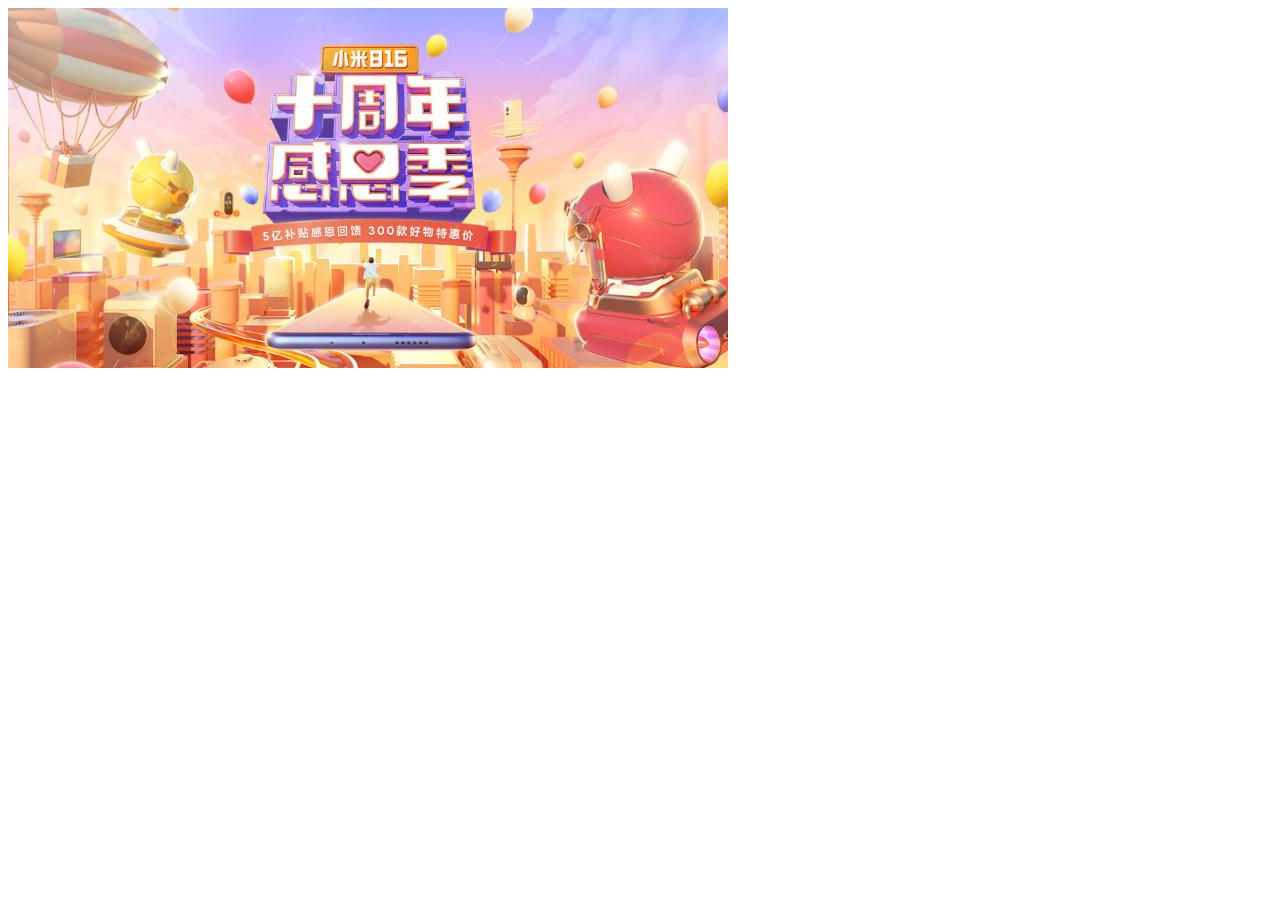
<file: xiaomimoive/mi-app-recommend.html>
<!DOCTYPE html>
<html>
	<head>
		<meta charset="utf-8">
		<title></title>
		<link href="mi-app-recommend.css" type="text/css" rel="stylesheet"/>
		<script src="app_home.js"></script>
	</head>
	<body>
		<!-- <iframe MARGINWIDTH=0 MARGINHEIGHT=0 HSPACE=0 VSPACE=0 FRAMEBORDER=0 SCROLLING=no src="mi-app-head.html" height="auto" width="100%"></iframe> -->
		
		<div class="home">
			<!-- 大图片 -->
			<section class="swipe-wrapper">
					<a class="swipe-a">
						<img src="xiaomimovie-img/lunbo1.jpg"/>
					</a>		
			</section>
		</div>
	
	 
	 
	 
	  <!-- <iframe MARGINWIDTH=0 MARGINHEIGHT=0 HSPACE=0 VSPACE=0 FRAMEBORDER=0 SCROLLING=no src="mi-app-foot.html" height="auto" width="100%"></iframe> -->
	</body>
</html>
</file>
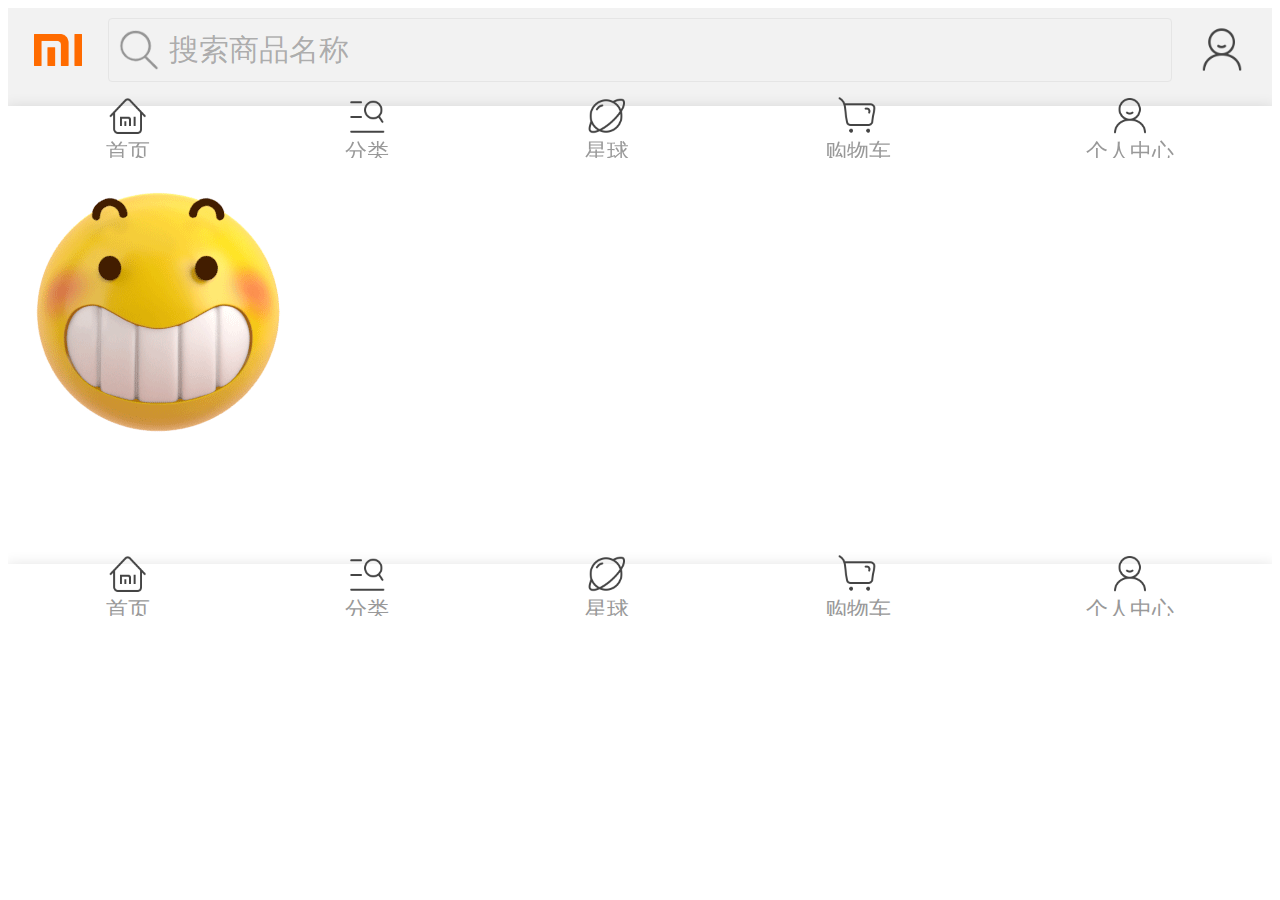
<file: xiaomimoive/phone.html>
<!DOCTYPE html>
<html>
	<head>
		<meta charset="utf-8">
		<title></title>
	</head>
	<body>
		<iframe MARGINWIDTH=0 MARGINHEIGHT=0 HSPACE=0 VSPACE=0 FRAMEBORDER=0 SCROLLING=no src="mi-app-head.html" height="auto" width="100%"></iframe>
		
	 <!-- 没有效果，要html5 -->
	 <!-- <embed type="text/html" src="xiaomimoxie.html" /> -->
	 <div>
		 <img src="./xiaomimovie-img/微笑.gif" />
	 </div>
			<iframe MARGINWIDTH=0 MARGINHEIGHT=0 HSPACE=0 VSPACE=0 FRAMEBORDER=0 SCROLLING=no src="mi-app-foot.html" height="auto" width="100%"></iframe>
	</body>
</html>
</file>
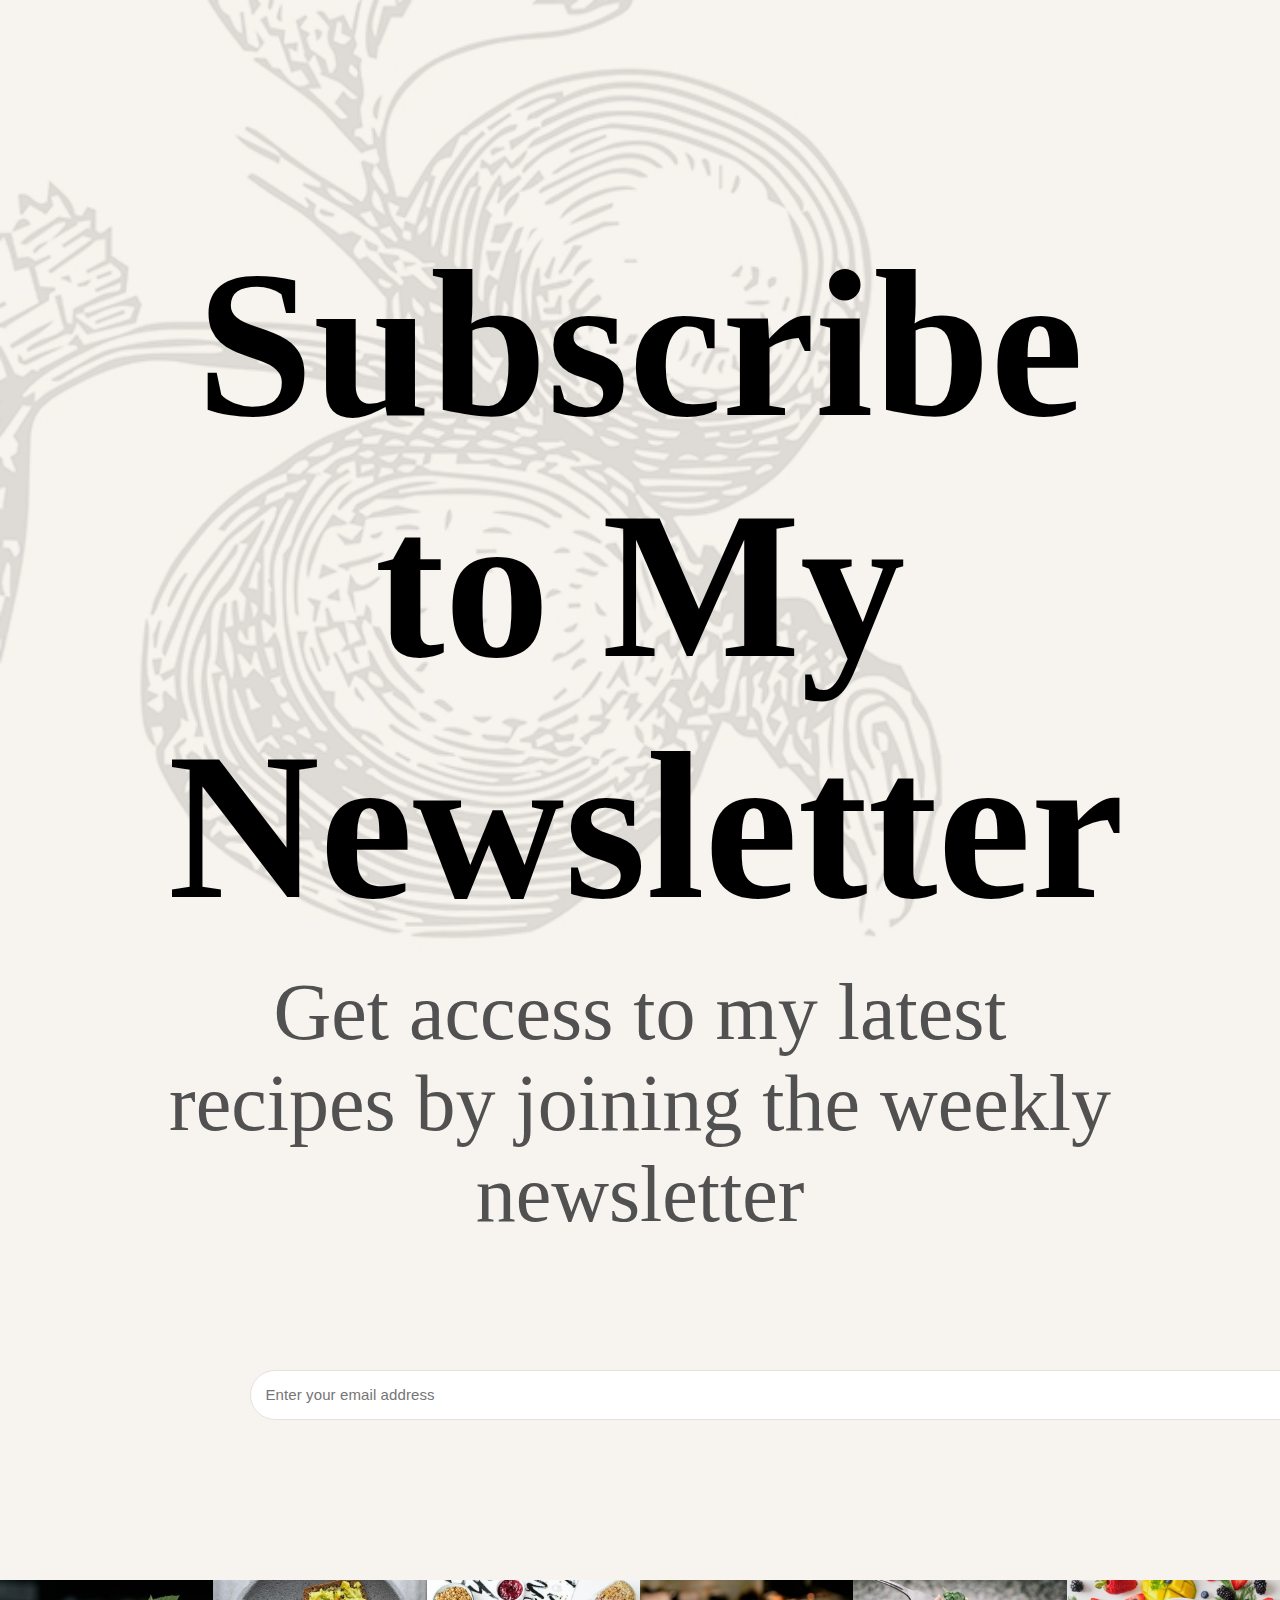
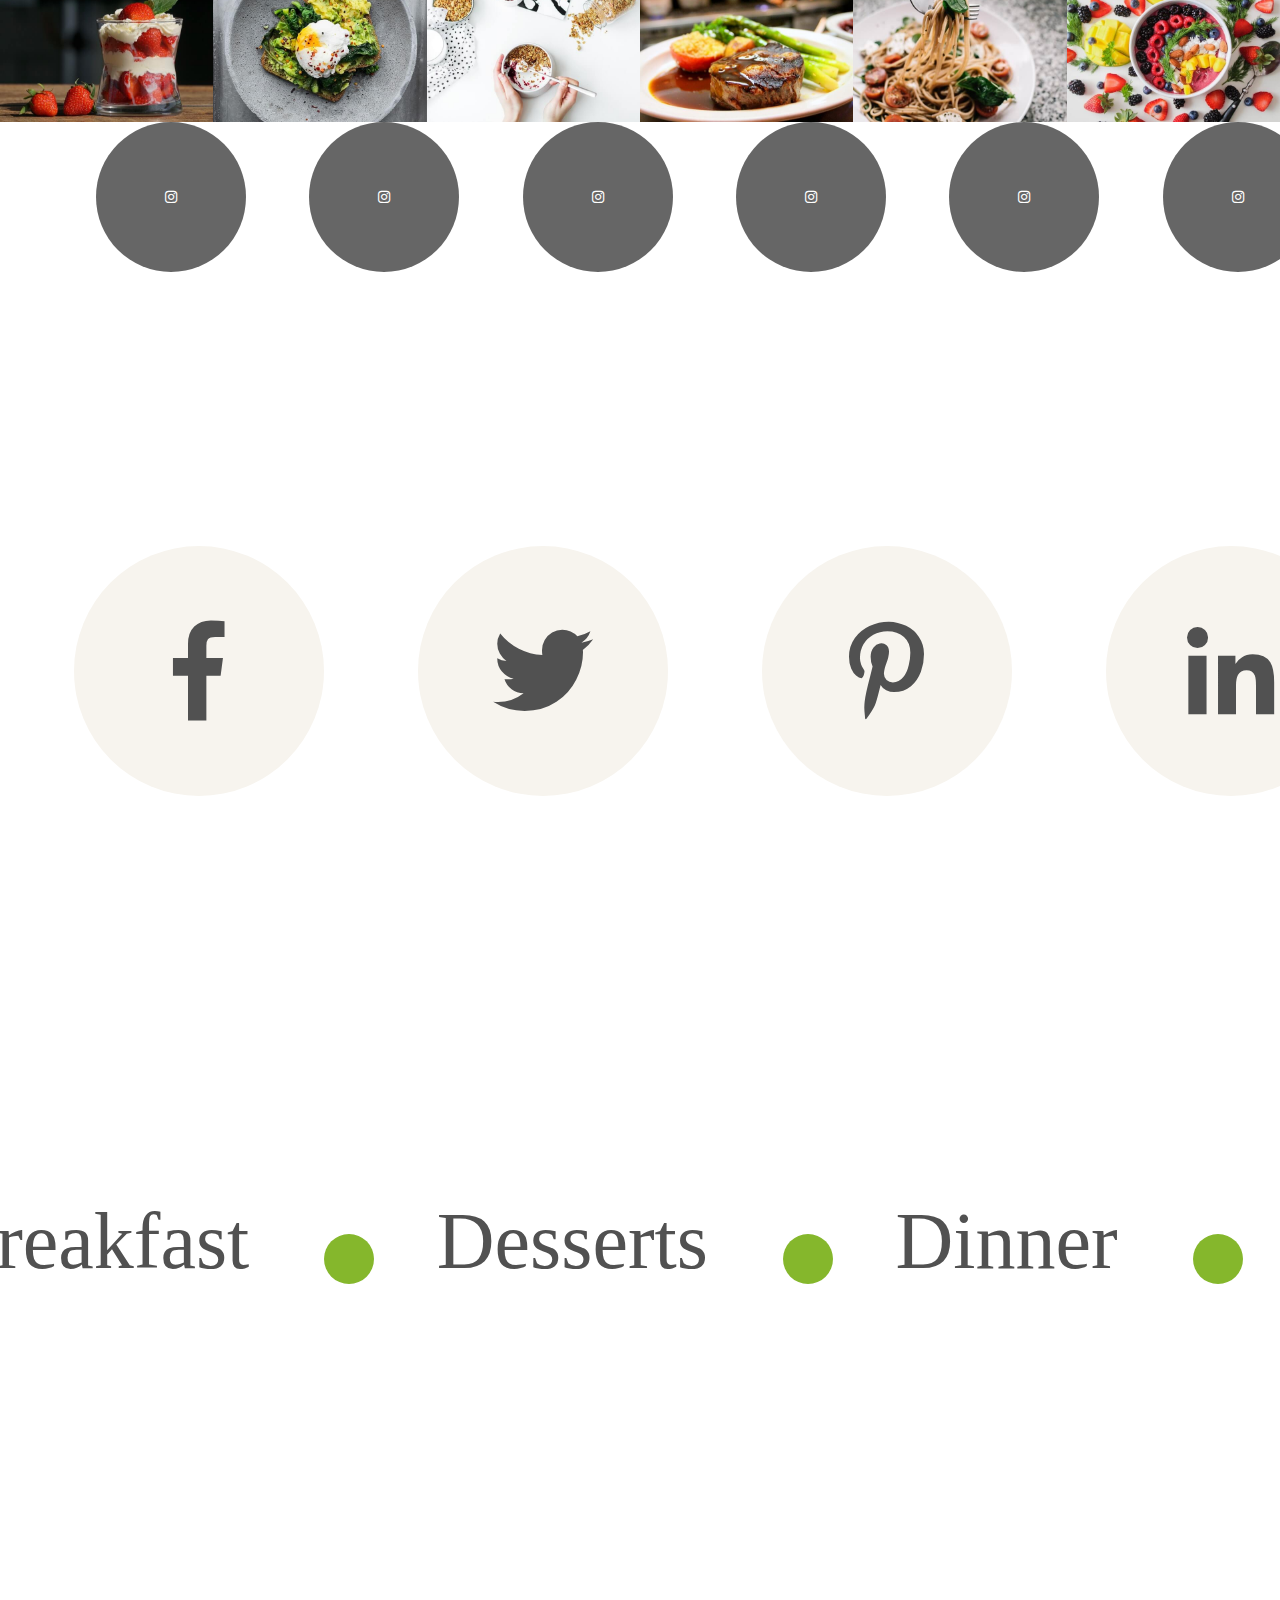
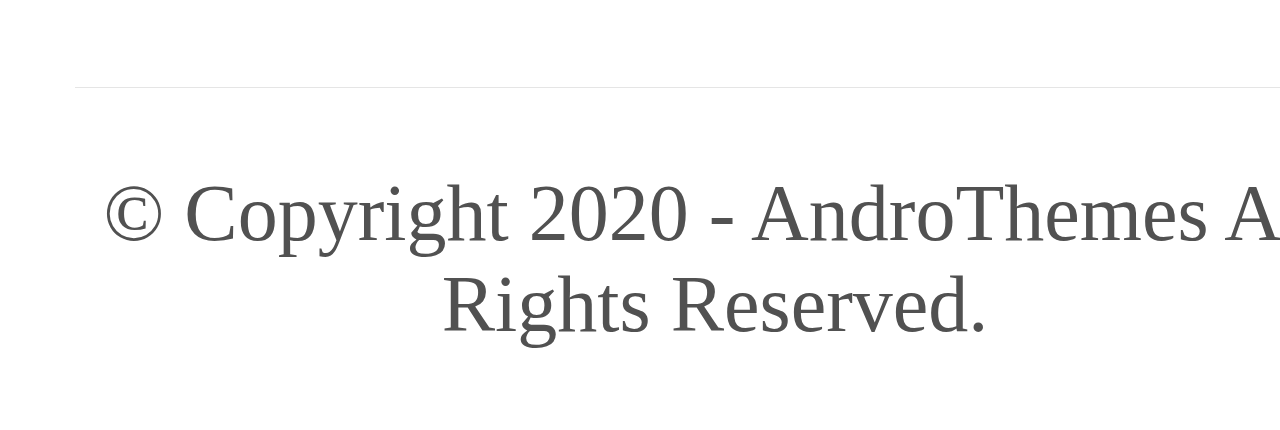
<file: first-group-project/headandfoot/footer.html>
<!DOCTYPE html>
<html>
	<head>
		<meta charset="utf-8">
		<meta http-equiv="X-UA-Compatible" content="IE=edge">
		<title></title>
		<link rel="stylesheet" href="font.css">
		<link rel="stylesheet" type="text/css" href="//at.alicdn.com/t/font_1983410_rd2gn1ut18.css">
		<link rel="stylesheet" type="text/css" href="footer.css">
		<link rel="stylesheet" href="fonts/flaticon/flaticon.css" />
		<link rel="stylesheet" href="fonts/font-awesome/css/all.min.css">
		<script src="footer.js"></script>

</head>
<body>
	<section class="section-submit">
		<div class="section-submit-div">
			<div>
				<h2 class="title">Subscribe to My Newsletter</h2>
				<p class="subtitle">
					Get access to my latest recipes by joining the weekly newsletter
				</p>
			</div>
			<form action="footer_submit" method="get" accept-charset="utf-8">
				<input class="input-focus" type="text" name="text" placeholder="Enter your email address" value="">
				<button class="movie-button" type="submit" name="button">
					SUBMIT
					<i class="iconfont"> &#xe601;</i>
				</button>

			</form>
		</div>
		</section>

		<div class="flex-box">
			<div class="box-div"><a href="javascript:void()"><img class="box-img" src="img/ig/1.jpg" /></a></div>
			<div class="box-div"><a href="javascript:void()"><img class="box-img" src="img/ig/2.jpg" /></a></div>
			<div class="box-div"><a href="javascript:void()"><img class="box-img" src="img/ig/3.jpg" /></a></div>
			<div class="box-div"><a href="javascript:void()"><img class="box-img" src="img/ig/4.jpg" /></a></div>
			<div class="box-div"><a href="javascript:void()"><img class="box-img" src="img/ig/5.jpg" /></a></div>
			<div class="box-div"><a href="javascript:void()"><img class="box-img" src="img/ig/6.jpg" /></a></div>
		</div>
		
		<footer class="footer-box">
			<div class="footer-div">
				<div class="icon-div">
					<ul class="icon-ul">
						<li><a href="#"><i class="fab fa-facebook-f"></i></a></li>
						<li><a href="#"><i class="fab fa-twitter"></i></a></li>
						<li><a href="#"><i class="fab fa-pinterest-p"></i></a></li>
						<li><a href="#"><i class="fab fa-linkedin-in"></i></a></li>
					</ul>
				</div>
				<div>
					<ul class="icon-ul2">
						<li ><a href="#">Breakfast</a></li>
						<li class="icon-ul2-li"><a href="#">Desserts</a></li>
						<li class="icon-ul2-li"><a href="#">Dinner</i></a></li>
						<li class="icon-ul2-li"><a href="#">Dairy</a></li>
					</ul>
				</div>
				<div class="footer-statement">
					<p class="footer-p">© Copyright 2020 - 
					<a href="#">AndroThemes</a> 
					All Rights Reserved.</p>
				</div>
			</div>
		</footer>

		</body>
</html>
</file>
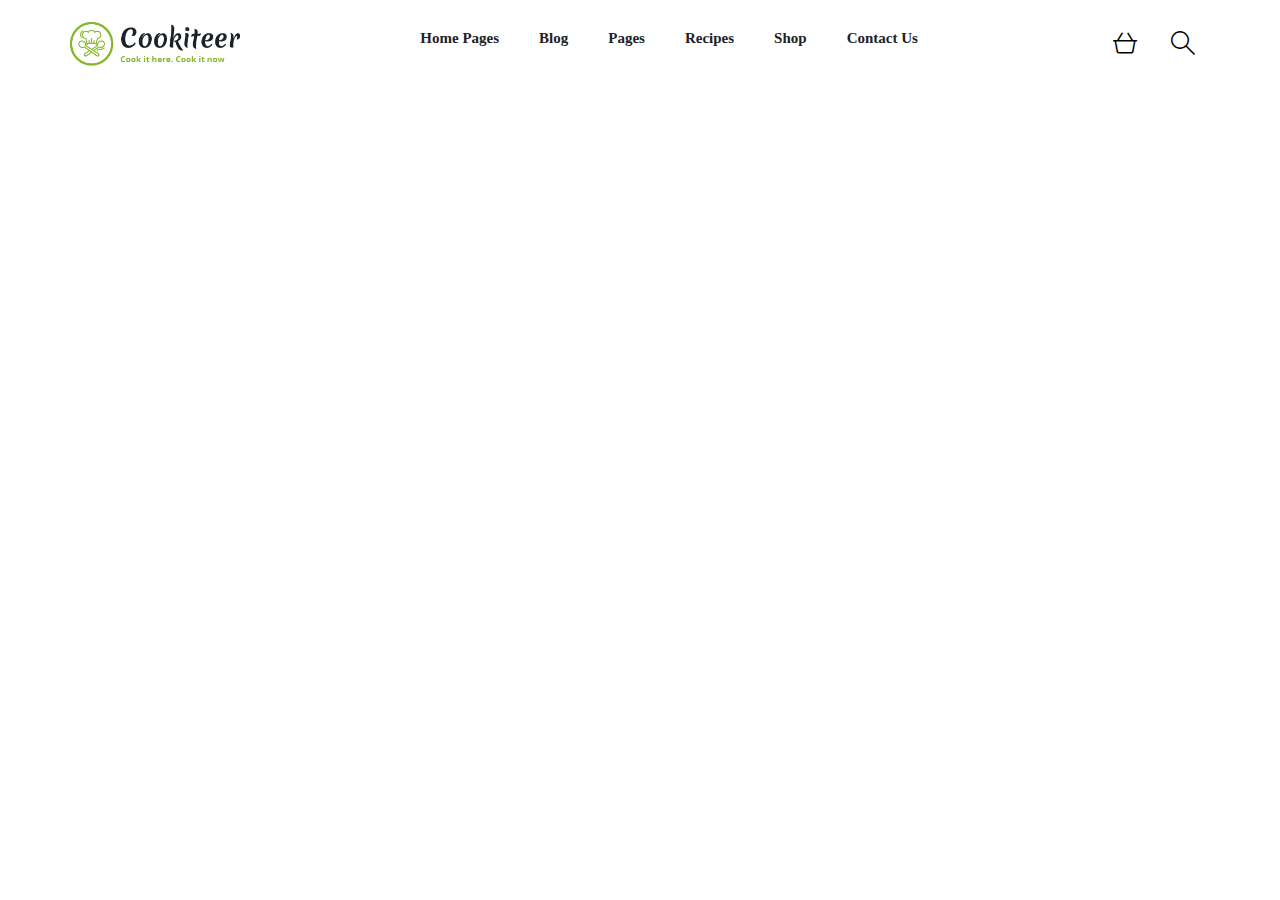
<file: first-group-project/headandfoot/header.html>
<!DOCTYPE html>
<html>
	<head>
		<meta charset="utf-8">
		<meta name="viewport" content="width=device-width, initial-scale=1.0, maximum-scale=1.0, user-scalable=no">
		<title>Cookiteer - Food Blog HTML Template</title>
		<link rel="stylesheet" href="header.css" />
		<link rel="stylesheet" href="header-app.css" />
		<link rel="stylesheet" href="fonts/flaticon/flaticon.css" />
		<link rel="stylesheet" href="fonts/font-awesome/css/all.min.css">
		<script src="./footer.js"></script>
		<!-- <link rel="icon" type="image/png" href="" /> -->
	</head>
	<body>
		<header class="header">
			<div class="header-nav">
				<a class="nav-img" href="javascript:void()">
					<img src="./img/logo.png" />
				</a>
				<ul class="nav-text">
					<li>
						<a href="#">Home Pages</a>
						<ul class="nav-concell">
							<li><a href="#">Home v1</a></li>
							<li><a href="#">Home v2</a></li>
							<li><a href="#">Home v3</a></li>
							<li><a href="#">Home v4</a></li>
							<li><a href="#">Home v5</a></li>
						</ul>
					</li>
					<li>
						<a href="#">Blog</a>
						<ul class="nav-concell special-nav">
							<li>
								<a href="#">Blog Archive</a>
								<ul class="special-nav-concell">
									<li><a href="#">Grid View</a></li>
									<li><a href="#">List View</a></li>
									<li><a href="#">Masonry</a></li>

								</ul>
							</li>
							<li>
								<a href="#">Blog Single</a>
								<ul class="special-nav-concell">
									<li><a href="#">Blog Single v1</a></li>
									<li><a href="#">Blog Single v2</a></li>
									<li><a href="#">Blog Single v3</a></li>
								</ul>
							</li>
						</ul>
					</li>
					<li>
						<a href="#">Pages</a>
						<ul class="nav-concell">
							<li><a href="#">About Us</a></li>
							<li><a href="#">Login</a></li>
							<li><a href="#">Sign Up</a></li>
							<li><a href="#">Checkout</a></li>
							<li><a href="#">Cart</a></li>
							<li><a href="#">Product Details</a></li>
						</ul>
					</li>
					<li>
						<a href="#">Recipes</a>
						<ul class="nav-concell">
							<li><a href="#">Recipe Archive</a></li>
							<li><a href="#">Recipe Details</a></li>
						</ul>
					</li>
					<li>
						<a href="#">Shop</a>
					</li>
					<li>
						<a href="#">Contact Us</a>
					</li>
				</ul>
				<div class="nav-icon">
					<ul>
						<li><i class="flaticon-shopping-basket"></i></li>
						<li><i class="flaticon-magnifying-glass"></i></li>
					</ul>
					<div id="app-nav" onclick="openappnav()"> ≡</div>
				</div>  
		</header>
		<aside class="app-nav-aside">
			<a><img src="img/logo.png"/></a>
			<ul>
				<li>
					<a>Home Pages</a>
				<ul class="drop-down-list">
					<li><a href="#">Home v1</a></li>
					<li><a href="#">Home v2</a></li>
					<li><a href="#">Home v3</a></li>
					<li><a href="#">Home v4</a></li>
					<li><a href="#">Home v5</a></li>
				</ul>
				</li>
				<li>
					<a>Blog</a>
					<ul class="drop-down-list special-list">
						<li>
							<a href="#">Blog Archive</a>
							<ul class="drop-down-list Blog-list">
								<li><a href="#">Grid View</a></li>
								<li><a href="#">List View</a></li>
								<li><a href="#">Masonry</a></li>
					
							</ul>
						</li>
						<li>
							<a href="#">Blog Single</a>
							<ul class="drop-down-list Blog-list">
								<li><a href="#">Blog Single v1</a></li>
								<li><a href="#">Blog Single v2</a></li>
								<li><a href="#">Blog Single v3</a></li>
							</ul>
						</li>
					</ul>
				</li>
				<li><a>Pages</a></li>
				<li><a>Recipes</a></li>
				<li><a>Shop</a></li>
				<li><a>Contact Us</a></li>
			</ul>
		</aside>
		<div class="aside-overlay" onclick="closeappnav()"></div>
		
		<div class="img"></div>
		
	<!-- 	<script>
			
			function openappnav() {
			    document.getElementsByClassName("aside-overlay").style.display = "block";
				document.getElementsByClassName("app-nav-aside").style.display = "block";
			}
			
			function closeappnav() {
			    document.getElementsByClassName("aside-overlay").style.display = "none";
			    document.getElementsByClassName("app-nav-aside").style.display = "none";
			}
		</script> -->
	</body>
</html>
</file>
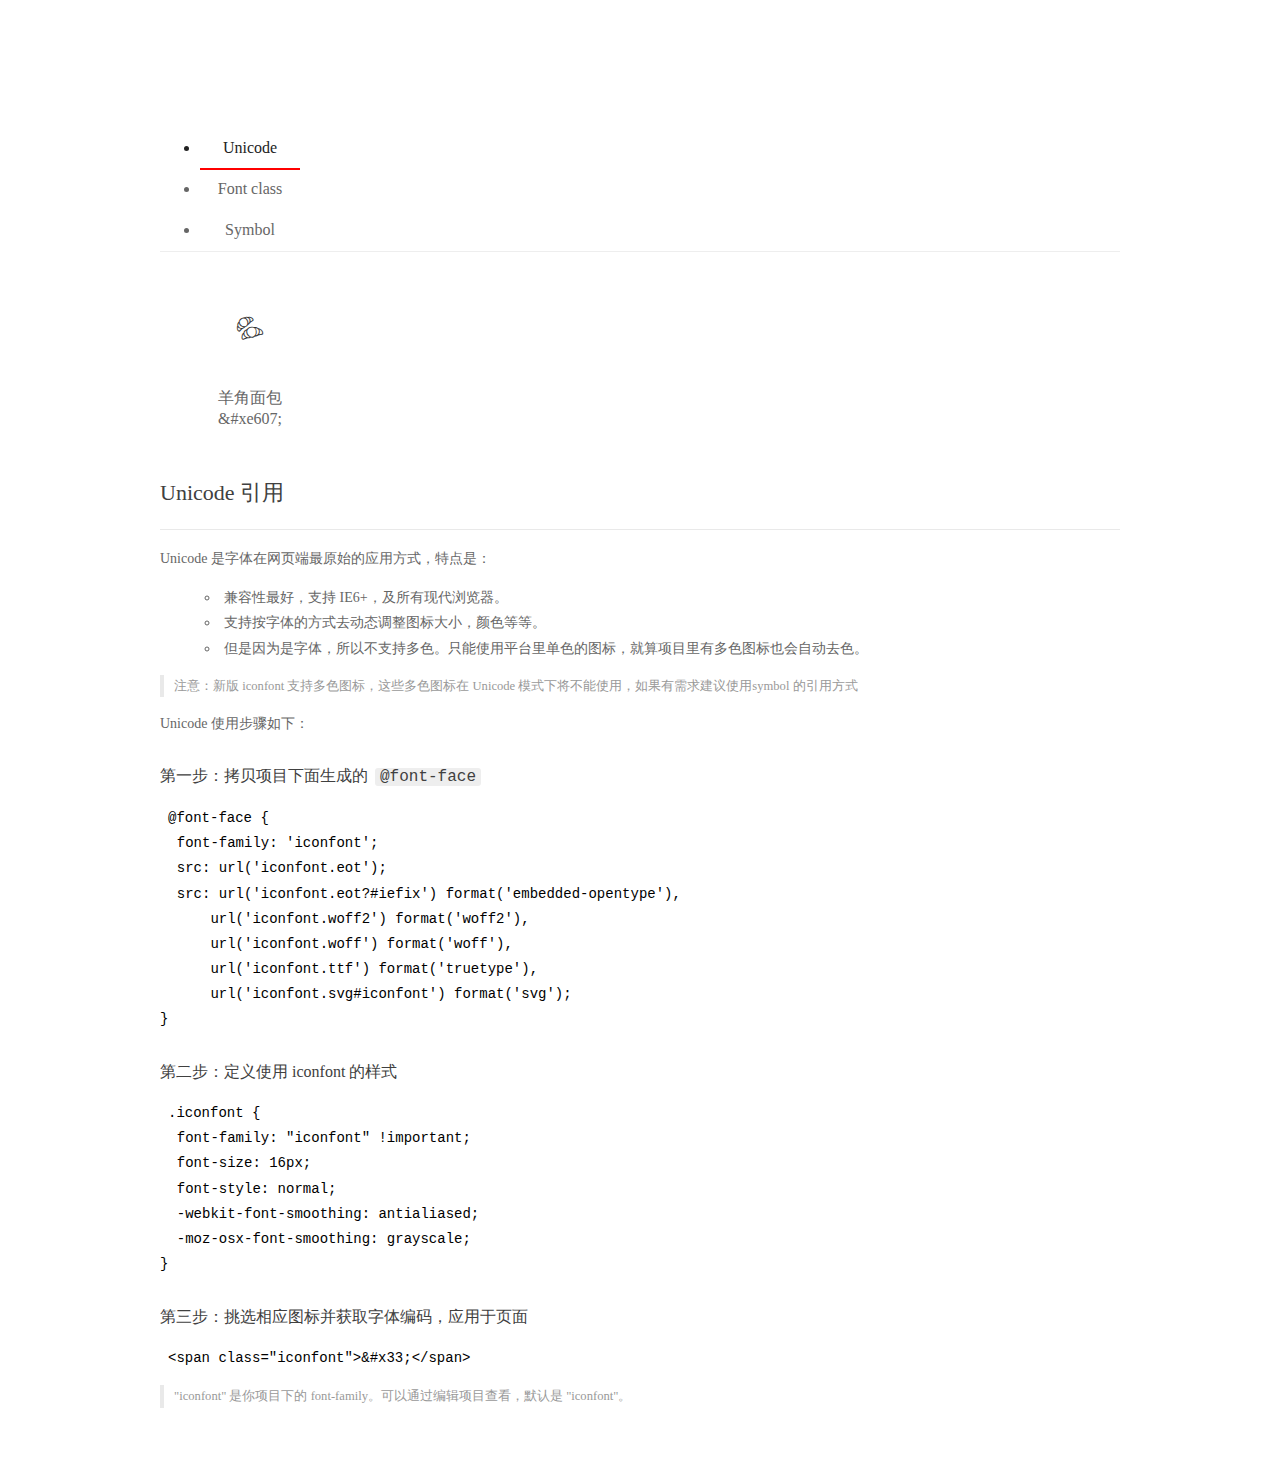
<file: assets/vids/font_37uhxj5b5fn/demo_index.html>
<!DOCTYPE html>
<html>
<head>
  <meta charset="utf-8"/>
  <title>IconFont Demo</title>
  <link rel="shortcut icon" href="https://img.alicdn.com/tps/i4/TB1_oz6GVXXXXaFXpXXJDFnIXXX-64-64.ico" type="image/x-icon"/>
  <link rel="stylesheet" href="https://g.alicdn.com/thx/cube/1.3.2/cube.min.css">
  <link rel="stylesheet" href="demo.css">
  <link rel="stylesheet" href="iconfont.css">
  <script src="iconfont.js"></script>
  <!-- jQuery -->
  <script src="https://a1.alicdn.com/oss/uploads/2018/12/26/7bfddb60-08e8-11e9-9b04-53e73bb6408b.js"></script>
  <!-- 代码高亮 -->
  <script src="https://a1.alicdn.com/oss/uploads/2018/12/26/a3f714d0-08e6-11e9-8a15-ebf944d7534c.js"></script>
</head>
<body>
  <div class="main">
    <h1 class="logo"><a href="https://www.iconfont.cn/" title="iconfont 首页" target="_blank">&#xe86b;</a></h1>
    <div class="nav-tabs">
      <ul id="tabs" class="dib-box">
        <li class="dib active"><span>Unicode</span></li>
        <li class="dib"><span>Font class</span></li>
        <li class="dib"><span>Symbol</span></li>
      </ul>
      
    </div>
    <div class="tab-container">
      <div class="content unicode" style="display: block;">
          <ul class="icon_lists dib-box">
          
            <li class="dib">
              <span class="icon iconfont">&#xe607;</span>
                <div class="name">羊角面包</div>
                <div class="code-name">&amp;#xe607;</div>
              </li>
          
          </ul>
          <div class="article markdown">
          <h2 id="unicode-">Unicode 引用</h2>
          <hr>

          <p>Unicode 是字体在网页端最原始的应用方式，特点是：</p>
          <ul>
            <li>兼容性最好，支持 IE6+，及所有现代浏览器。</li>
            <li>支持按字体的方式去动态调整图标大小，颜色等等。</li>
            <li>但是因为是字体，所以不支持多色。只能使用平台里单色的图标，就算项目里有多色图标也会自动去色。</li>
          </ul>
          <blockquote>
            <p>注意：新版 iconfont 支持多色图标，这些多色图标在 Unicode 模式下将不能使用，如果有需求建议使用symbol 的引用方式</p>
          </blockquote>
          <p>Unicode 使用步骤如下：</p>
          <h3 id="-font-face">第一步：拷贝项目下面生成的 <code>@font-face</code></h3>
<pre><code class="language-css"
>@font-face {
  font-family: 'iconfont';
  src: url('iconfont.eot');
  src: url('iconfont.eot?#iefix') format('embedded-opentype'),
      url('iconfont.woff2') format('woff2'),
      url('iconfont.woff') format('woff'),
      url('iconfont.ttf') format('truetype'),
      url('iconfont.svg#iconfont') format('svg');
}
</code></pre>
          <h3 id="-iconfont-">第二步：定义使用 iconfont 的样式</h3>
<pre><code class="language-css"
>.iconfont {
  font-family: "iconfont" !important;
  font-size: 16px;
  font-style: normal;
  -webkit-font-smoothing: antialiased;
  -moz-osx-font-smoothing: grayscale;
}
</code></pre>
          <h3 id="-">第三步：挑选相应图标并获取字体编码，应用于页面</h3>
<pre>
<code class="language-html"
>&lt;span class="iconfont"&gt;&amp;#x33;&lt;/span&gt;
</code></pre>
          <blockquote>
            <p>"iconfont" 是你项目下的 font-family。可以通过编辑项目查看，默认是 "iconfont"。</p>
          </blockquote>
          </div>
      </div>
      <div class="content font-class">
        <ul class="icon_lists dib-box">
          
          <li class="dib">
            <span class="icon iconfont icon-canyinicon-"></span>
            <div class="name">
              羊角面包
            </div>
            <div class="code-name">.icon-canyinicon-
            </div>
          </li>
          
        </ul>
        <div class="article markdown">
        <h2 id="font-class-">font-class 引用</h2>
        <hr>

        <p>font-class 是 Unicode 使用方式的一种变种，主要是解决 Unicode 书写不直观，语意不明确的问题。</p>
        <p>与 Unicode 使用方式相比，具有如下特点：</p>
        <ul>
          <li>兼容性良好，支持 IE8+，及所有现代浏览器。</li>
          <li>相比于 Unicode 语意明确，书写更直观。可以很容易分辨这个 icon 是什么。</li>
          <li>因为使用 class 来定义图标，所以当要替换图标时，只需要修改 class 里面的 Unicode 引用。</li>
          <li>不过因为本质上还是使用的字体，所以多色图标还是不支持的。</li>
        </ul>
        <p>使用步骤如下：</p>
        <h3 id="-fontclass-">第一步：引入项目下面生成的 fontclass 代码：</h3>
<pre><code class="language-html">&lt;link rel="stylesheet" href="./iconfont.css"&gt;
</code></pre>
        <h3 id="-">第二步：挑选相应图标并获取类名，应用于页面：</h3>
<pre><code class="language-html">&lt;span class="iconfont icon-xxx"&gt;&lt;/span&gt;
</code></pre>
        <blockquote>
          <p>"
            iconfont" 是你项目下的 font-family。可以通过编辑项目查看，默认是 "iconfont"。</p>
        </blockquote>
      </div>
      </div>
      <div class="content symbol">
          <ul class="icon_lists dib-box">
          
            <li class="dib">
                <svg class="icon svg-icon" aria-hidden="true">
                  <use xlink:href="#icon-canyinicon-"></use>
                </svg>
                <div class="name">羊角面包</div>
                <div class="code-name">#icon-canyinicon-</div>
            </li>
          
          </ul>
          <div class="article markdown">
          <h2 id="symbol-">Symbol 引用</h2>
          <hr>

          <p>这是一种全新的使用方式，应该说这才是未来的主流，也是平台目前推荐的用法。相关介绍可以参考这篇<a href="">文章</a>
            这种用法其实是做了一个 SVG 的集合，与另外两种相比具有如下特点：</p>
          <ul>
            <li>支持多色图标了，不再受单色限制。</li>
            <li>通过一些技巧，支持像字体那样，通过 <code>font-size</code>, <code>color</code> 来调整样式。</li>
            <li>兼容性较差，支持 IE9+，及现代浏览器。</li>
            <li>浏览器渲染 SVG 的性能一般，还不如 png。</li>
          </ul>
          <p>使用步骤如下：</p>
          <h3 id="-symbol-">第一步：引入项目下面生成的 symbol 代码：</h3>
<pre><code class="language-html">&lt;script src="./iconfont.js"&gt;&lt;/script&gt;
</code></pre>
          <h3 id="-css-">第二步：加入通用 CSS 代码（引入一次就行）：</h3>
<pre><code class="language-html">&lt;style&gt;
.icon {
  width: 1em;
  height: 1em;
  vertical-align: -0.15em;
  fill: currentColor;
  overflow: hidden;
}
&lt;/style&gt;
</code></pre>
          <h3 id="-">第三步：挑选相应图标并获取类名，应用于页面：</h3>
<pre><code class="language-html">&lt;svg class="icon" aria-hidden="true"&gt;
  &lt;use xlink:href="#icon-xxx"&gt;&lt;/use&gt;
&lt;/svg&gt;
</code></pre>
          </div>
      </div>

    </div>
  </div>
  <script>
  $(document).ready(function () {
      $('.tab-container .content:first').show()

      $('#tabs li').click(function (e) {
        var tabContent = $('.tab-container .content')
        var index = $(this).index()

        if ($(this).hasClass('active')) {
          return
        } else {
          $('#tabs li').removeClass('active')
          $(this).addClass('active')

          tabContent.hide().eq(index).fadeIn()
        }
      })
    })
  </script>
</body>
</html>
</file>
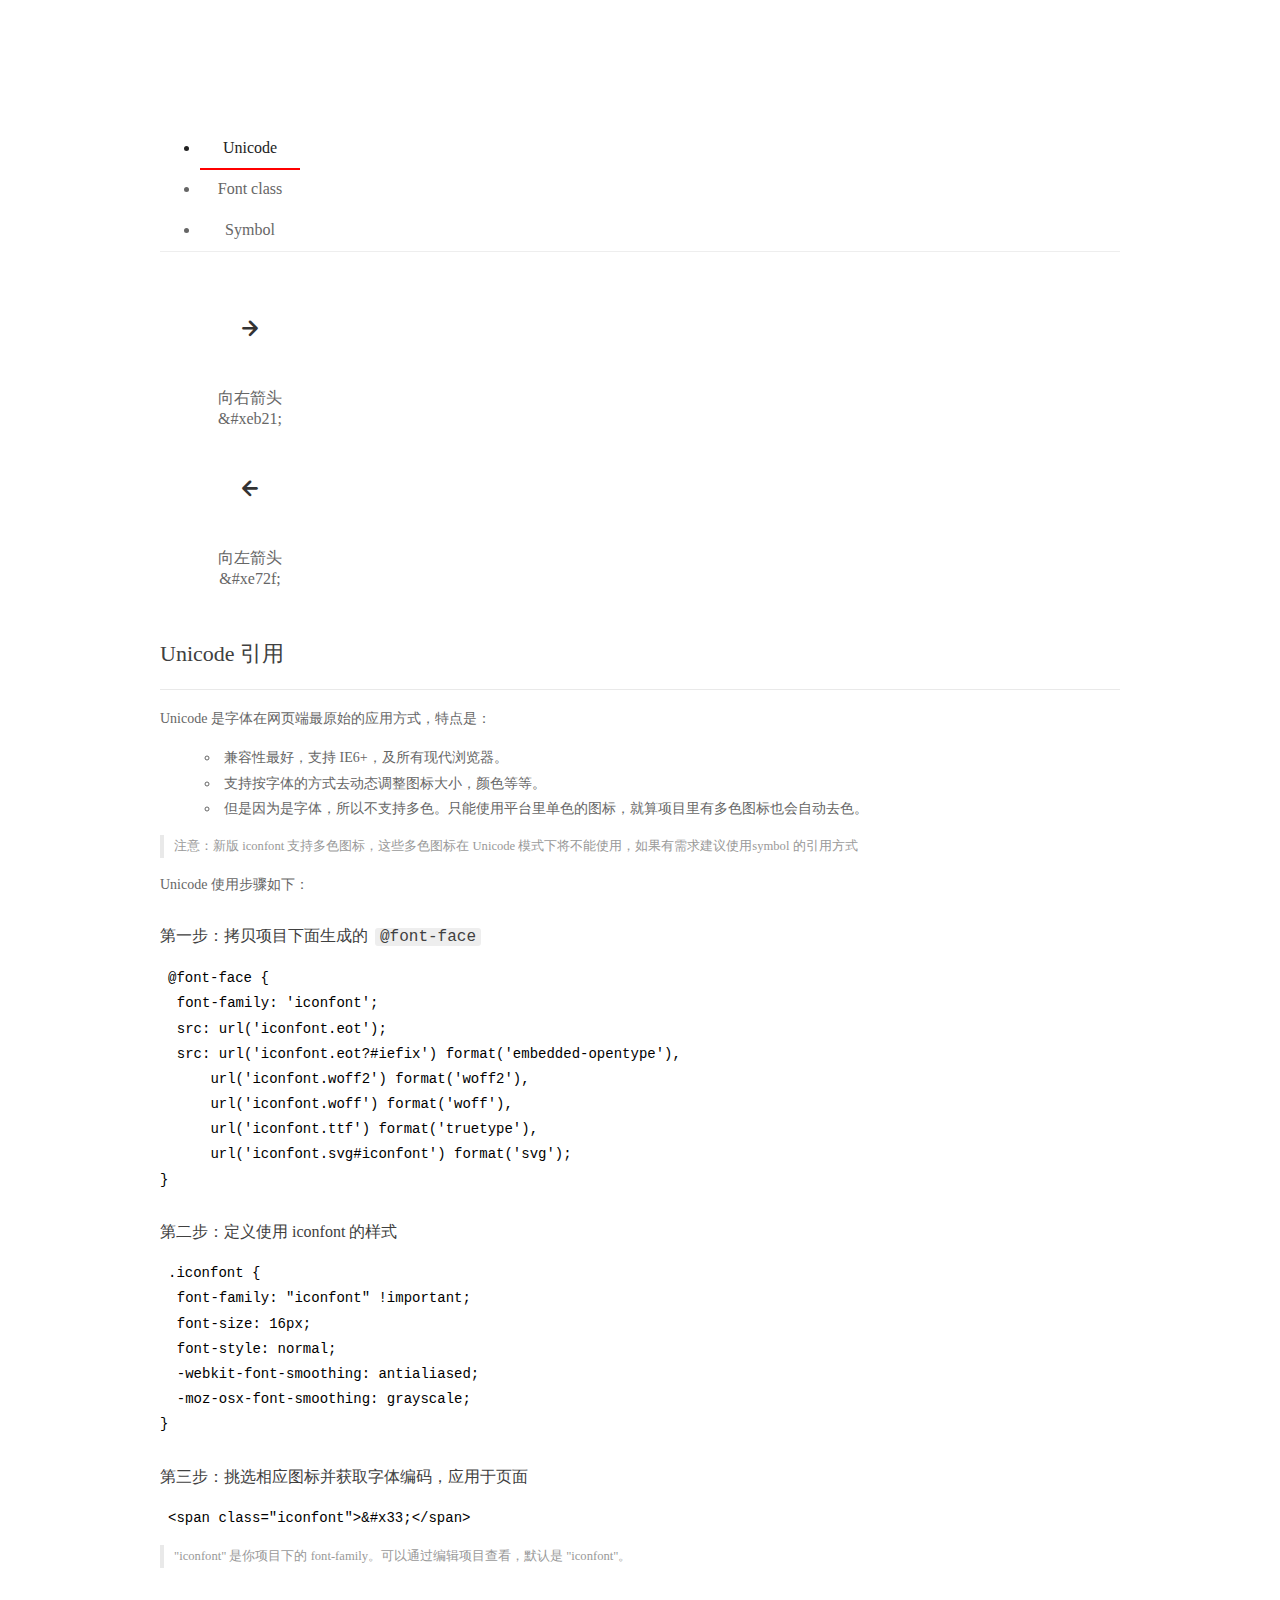
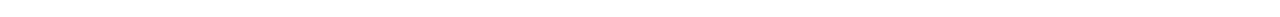
<file: assets/vids/font_5ozo0yl37ph/demo_index.html>
<!DOCTYPE html>
<html>
<head>
  <meta charset="utf-8"/>
  <title>IconFont Demo</title>
  <link rel="shortcut icon" href="https://img.alicdn.com/tps/i4/TB1_oz6GVXXXXaFXpXXJDFnIXXX-64-64.ico" type="image/x-icon"/>
  <link rel="stylesheet" href="https://g.alicdn.com/thx/cube/1.3.2/cube.min.css">
  <link rel="stylesheet" href="demo.css">
  <link rel="stylesheet" href="iconfont.css">
  <script src="iconfont.js"></script>
  <!-- jQuery -->
  <script src="https://a1.alicdn.com/oss/uploads/2018/12/26/7bfddb60-08e8-11e9-9b04-53e73bb6408b.js"></script>
  <!-- 代码高亮 -->
  <script src="https://a1.alicdn.com/oss/uploads/2018/12/26/a3f714d0-08e6-11e9-8a15-ebf944d7534c.js"></script>
</head>
<body>
  <div class="main">
    <h1 class="logo"><a href="https://www.iconfont.cn/" title="iconfont 首页" target="_blank">&#xe86b;</a></h1>
    <div class="nav-tabs">
      <ul id="tabs" class="dib-box">
        <li class="dib active"><span>Unicode</span></li>
        <li class="dib"><span>Font class</span></li>
        <li class="dib"><span>Symbol</span></li>
      </ul>
      
    </div>
    <div class="tab-container">
      <div class="content unicode" style="display: block;">
          <ul class="icon_lists dib-box">
          
            <li class="dib">
              <span class="icon iconfont">&#xeb21;</span>
                <div class="name">向右箭头</div>
                <div class="code-name">&amp;#xeb21;</div>
              </li>
          
            <li class="dib">
              <span class="icon iconfont">&#xe72f;</span>
                <div class="name">向左箭头</div>
                <div class="code-name">&amp;#xe72f;</div>
              </li>
          
          </ul>
          <div class="article markdown">
          <h2 id="unicode-">Unicode 引用</h2>
          <hr>

          <p>Unicode 是字体在网页端最原始的应用方式，特点是：</p>
          <ul>
            <li>兼容性最好，支持 IE6+，及所有现代浏览器。</li>
            <li>支持按字体的方式去动态调整图标大小，颜色等等。</li>
            <li>但是因为是字体，所以不支持多色。只能使用平台里单色的图标，就算项目里有多色图标也会自动去色。</li>
          </ul>
          <blockquote>
            <p>注意：新版 iconfont 支持多色图标，这些多色图标在 Unicode 模式下将不能使用，如果有需求建议使用symbol 的引用方式</p>
          </blockquote>
          <p>Unicode 使用步骤如下：</p>
          <h3 id="-font-face">第一步：拷贝项目下面生成的 <code>@font-face</code></h3>
<pre><code class="language-css"
>@font-face {
  font-family: 'iconfont';
  src: url('iconfont.eot');
  src: url('iconfont.eot?#iefix') format('embedded-opentype'),
      url('iconfont.woff2') format('woff2'),
      url('iconfont.woff') format('woff'),
      url('iconfont.ttf') format('truetype'),
      url('iconfont.svg#iconfont') format('svg');
}
</code></pre>
          <h3 id="-iconfont-">第二步：定义使用 iconfont 的样式</h3>
<pre><code class="language-css"
>.iconfont {
  font-family: "iconfont" !important;
  font-size: 16px;
  font-style: normal;
  -webkit-font-smoothing: antialiased;
  -moz-osx-font-smoothing: grayscale;
}
</code></pre>
          <h3 id="-">第三步：挑选相应图标并获取字体编码，应用于页面</h3>
<pre>
<code class="language-html"
>&lt;span class="iconfont"&gt;&amp;#x33;&lt;/span&gt;
</code></pre>
          <blockquote>
            <p>"iconfont" 是你项目下的 font-family。可以通过编辑项目查看，默认是 "iconfont"。</p>
          </blockquote>
          </div>
      </div>
      <div class="content font-class">
        <ul class="icon_lists dib-box">
          
          <li class="dib">
            <span class="icon iconfont icon-xiangyoujiantou"></span>
            <div class="name">
              向右箭头
            </div>
            <div class="code-name">.icon-xiangyoujiantou
            </div>
          </li>
          
          <li class="dib">
            <span class="icon iconfont icon-xiangzuojiantou"></span>
            <div class="name">
              向左箭头
            </div>
            <div class="code-name">.icon-xiangzuojiantou
            </div>
          </li>
          
        </ul>
        <div class="article markdown">
        <h2 id="font-class-">font-class 引用</h2>
        <hr>

        <p>font-class 是 Unicode 使用方式的一种变种，主要是解决 Unicode 书写不直观，语意不明确的问题。</p>
        <p>与 Unicode 使用方式相比，具有如下特点：</p>
        <ul>
          <li>兼容性良好，支持 IE8+，及所有现代浏览器。</li>
          <li>相比于 Unicode 语意明确，书写更直观。可以很容易分辨这个 icon 是什么。</li>
          <li>因为使用 class 来定义图标，所以当要替换图标时，只需要修改 class 里面的 Unicode 引用。</li>
          <li>不过因为本质上还是使用的字体，所以多色图标还是不支持的。</li>
        </ul>
        <p>使用步骤如下：</p>
        <h3 id="-fontclass-">第一步：引入项目下面生成的 fontclass 代码：</h3>
<pre><code class="language-html">&lt;link rel="stylesheet" href="./iconfont.css"&gt;
</code></pre>
        <h3 id="-">第二步：挑选相应图标并获取类名，应用于页面：</h3>
<pre><code class="language-html">&lt;span class="iconfont icon-xxx"&gt;&lt;/span&gt;
</code></pre>
        <blockquote>
          <p>"
            iconfont" 是你项目下的 font-family。可以通过编辑项目查看，默认是 "iconfont"。</p>
        </blockquote>
      </div>
      </div>
      <div class="content symbol">
          <ul class="icon_lists dib-box">
          
            <li class="dib">
                <svg class="icon svg-icon" aria-hidden="true">
                  <use xlink:href="#icon-xiangyoujiantou"></use>
                </svg>
                <div class="name">向右箭头</div>
                <div class="code-name">#icon-xiangyoujiantou</div>
            </li>
          
            <li class="dib">
                <svg class="icon svg-icon" aria-hidden="true">
                  <use xlink:href="#icon-xiangzuojiantou"></use>
                </svg>
                <div class="name">向左箭头</div>
                <div class="code-name">#icon-xiangzuojiantou</div>
            </li>
          
          </ul>
          <div class="article markdown">
          <h2 id="symbol-">Symbol 引用</h2>
          <hr>

          <p>这是一种全新的使用方式，应该说这才是未来的主流，也是平台目前推荐的用法。相关介绍可以参考这篇<a href="">文章</a>
            这种用法其实是做了一个 SVG 的集合，与另外两种相比具有如下特点：</p>
          <ul>
            <li>支持多色图标了，不再受单色限制。</li>
            <li>通过一些技巧，支持像字体那样，通过 <code>font-size</code>, <code>color</code> 来调整样式。</li>
            <li>兼容性较差，支持 IE9+，及现代浏览器。</li>
            <li>浏览器渲染 SVG 的性能一般，还不如 png。</li>
          </ul>
          <p>使用步骤如下：</p>
          <h3 id="-symbol-">第一步：引入项目下面生成的 symbol 代码：</h3>
<pre><code class="language-html">&lt;script src="./iconfont.js"&gt;&lt;/script&gt;
</code></pre>
          <h3 id="-css-">第二步：加入通用 CSS 代码（引入一次就行）：</h3>
<pre><code class="language-html">&lt;style&gt;
.icon {
  width: 1em;
  height: 1em;
  vertical-align: -0.15em;
  fill: currentColor;
  overflow: hidden;
}
&lt;/style&gt;
</code></pre>
          <h3 id="-">第三步：挑选相应图标并获取类名，应用于页面：</h3>
<pre><code class="language-html">&lt;svg class="icon" aria-hidden="true"&gt;
  &lt;use xlink:href="#icon-xxx"&gt;&lt;/use&gt;
&lt;/svg&gt;
</code></pre>
          </div>
      </div>

    </div>
  </div>
  <script>
  $(document).ready(function () {
      $('.tab-container .content:first').show()

      $('#tabs li').click(function (e) {
        var tabContent = $('.tab-container .content')
        var index = $(this).index()

        if ($(this).hasClass('active')) {
          return
        } else {
          $('#tabs li').removeClass('active')
          $(this).addClass('active')

          tabContent.hide().eq(index).fadeIn()
        }
      })
    })
  </script>
</body>
</html>
</file>
<file: xiaomimoive/mi-app-foot.css>
body {
	font-size: 100px;
	
}

footer {
	background-color: #fff;
	width: 100%;
	background-color: #fff;
	    position: fixed;
	    z-index: 9999;
	    bottom: 0;
	    left: 0;
	    right: 0;
		box-shadow: 0 3px 14px 2px rgba(0,0,0,.12);
}

.footer-div {
	display: flex;
	align-items: center;
	justify-content: center;
	height: 52px;
	position: relative;
}

.footer-div>a {
	display: inline-block;
	/* height: .52rem; */
	flex: 1 1 auto;
	padding: 0 auto .1rem;
	display: flex;
	align-items: center;
	justify-content: center;
	height: auto;
}

.footer-div>a img{
	    display: block;
	    width: .4rem;
	    height: .4rem;
	    margin: 0 auto .1rem;
		position: absolute;
		top:-.1rem
}

.footer-div>a {
	
	font-size: .22rem;
	color:  #999;
	text-decoration: none;
}

.footer-div>a span {
	margin-top: .4rem;
}

.footer-div>a:hover 
{
	color: orangered;
	    outline-width: 0;
}

.icon1::after {
	background: url(xiaomimovie-img/mi-home-orange.png) ;
	background-size: .4rem .4rem;
}
</file>
<file: xiaomimoive/mi-app-head.css>
html {
	font-size: 100px;
	line-height: 1.15;
	box-sizing: border-box;
}

body {
	margin: 0;
	padding: 0;
	width: 1005;
}

header {
	position: fixed;
	/* position: fixed; */
	height: 1.6rem;
	width: 7.2rem;
	z-index: 999;
	top: 0;
}

/* 头部=搜索框+导航栏 */
.header {
	background: #f2f2f2;
	position: fixed;
	margin: 0 auto;
	width: 100%;

}

/* 搜索框 */
.search {
	width: 100%;
	height: .84rem;
	/* background-color: red; */
	display: flex;
	justify-content: space-between;
	align-items: center;

}

.img {
	width: .48rem;
}

.search-left,
.search-right {
	display: flex;
	align-items: center;
	width: 1rem;
	justify-content: center;
}

.search-box {
	display: flex;
	height: .62rem;
	align-items: center;
	/* background-color: yellow; */
	flex: 1;
	font-size: .3rem;
	border: 1px solid #e5e5e5;
	border-radius: .04rem;
}

.search-box img {
	width: .6rem;
}

.search-box span {
	font-size: .3rem;
	color: rgba(0, 0, 0, .3);
}

/* 导航栏 */
.nav {
	height: .567rem;
	/* background-color: pink; */
	display: flex;
	width: 100%;
	margin: 0 auto;
	position: relative;
}

.nav-text {
	width: 90%;
	display: flex;
	overflow-x: auto;
	white-space: nowrap;
	font-size: .26rem;
	align-items: center;
	/* display: none; */
}

.nav-text>div {
	display: inline-block;
	padding: 0 .25rem;
	margin: 0 auto;
	color: rgb(116, 116, 116);

}

.nav-text>div span {
	display: inline-block;
	line-height: .55rem;
	border-bottom: 2px solid rgba(237, 91, 0, 0);
}


.nav-text>div:hover span {

	color: rgb(237, 91, 0);
	border-color: rgb(237, 91, 0);
}

.nav-text::-webkit-scrollbar {
	display: none;
}

.arrowdown {
	z-index: 3;
	width: .9rem;
	position: absolute;
	right: 0;
	border: 0;
	display: flex;
	justify-content: center;
	align-items: center;
	background-color: #f2f2f2;
	transition: .3;
}

.arrowdown:hover {
	transform: rotate(180deg);
}

.arrowdown:hover+.arrowdown-box {
	display: block;
}

.arrowdown img {
	width: .567rem;
	/* height: .4rem; */
}

.arrowdown-box {
	background-color: #f2f2f2;
	position: absolute;
	overflow: hidden;
	/* background-color: #f2f2f2; */
	font-size: .28rem;
	text-align: left;
	padding: 0 .25rem;
	transition: max-height .3s ease-in-out;
	overflow: hidden;
	width: 100%;
	height: 2.51rem;
	display: none;
}

.arrowdown-box div:nth-of-type(1) {
	font-size: .28rem;
	text-align: left;
	padding-top: .25rem;
}

.arrowdown-box div:nth-of-type(2) {

	display: flex;
	flex-wrap: wrap;
	margin-top: .34rem;
}

.arrowdown-box div>span {
	margin-bottom: .24rem;
	display: inline-block;
	width: 1.52rem;
	height: .56rem;
	text-align: center;
	line-height: .56rem;
	border: 1px solid #e5e5e5;
	border-radius: 4px;
	font-size: .25rem;
	background-color: #fff;
	margin-right: .2rem;
	box-sizing: border-box;
}

.arrowdown-box>div span:nth-of-type(4) {
	margin-right: 0;
}

.arrowdown-nav:hover span {
	color: orangered;
	border: 1px solid orangered;
}

.home {
	/* margin-top: 1.407rem; */
	width: 7.2rem;
	height: 100%;
	margin: 1.407rem auto 0;
	/* position: relative; */
}

.wrapper {

	width: 7.2rem;
	height: 100%;
	/* margin: 0 auto; */
	overflow: hidden;

}

.swipe-wrapper {
	/* position: relative; */
	/* width: 100%;
	    height: 100%; */
	/* position: absolute; */
	width: calc(7.2rem*3);
	height: 3.6rem;
	z-index: 1;
	box-sizing: content-box;
	animation: wrapper 6s ease 0.5s infinite alternate;
}

@keyframes wrapper {

	0%,
	20% {
		margin-left: 0;
	}

	21%,
	40% {
		margin-left: -7.2rem;
	}

	41%,
	80% {
		margin-left: calc(-7.2rem*2);
	}

	81%,
	100% {
		margin-left: 0;
	}

	/* 0% {
		margin-left: 0;
	}
	
	33% {
		margin-left: -7.2rem;
	}
	
	66% {
		margin-left: calc(-7.2rem*2);
	}
	
	100%{
		margin-left: 0;
	} */

	/* 		0% {
			margin-left: 0;
		}
		
		25% {
			margin-left: -7.2rem;
		}
		
		50% {
			margin-left: calc(-7.2rem*2);
		}
		
		100%{
			margin-left: 0;
		} */
}



.swipe-a,
.swipe-a>img {
	display: inline-block;
	width: 7.2rem;
	height: 3.6rem;
	background-color: yellow;
	margin: 0;
	padding: 0;
	float: left;
}

.function-imgs {
	width: 7.2rem;
	height: 1.52rem;
	position: relative;
	font-size: 0;
	/* background-color: red; */
}

.function-imgs>a {

	display: inline-block;

}

.function-imgs>a,
.function-imgs>a img {
	width: 1.44rem;
	height: 1.52rem;
}

.interval {
	background-color: rgb(245, 245, 245);
	height: 0.16rem;
}

.product-imgs {
	width: 7.2rem;
	height: 5.08rem;
	position: relative;
	font-size: 0;
}

.product-img-left {
	display: inline-block;
	width: 3.58rem;
	height: 5.08rem;
}


.product-img-right {
	display: inline-block;
	width: 3.58rem;
	height: 2.52rem;
}

.product-img-right>a {
	display: block;
	font-size: 0;
}

.product-img-right a:nth-child(2) {
	margin-top: .05rem;
}


.product-img-left>a img {
	width: 3.58rem;
	height: 5.08rem;
}

.product-img-right>a img {
	width: 3.58rem;
	height: 2.52rem;
}
.the-tiles>a {
	display: block;
	height: 2.8rem;
}

.the-tiles>a img {
	height: 2.8rem;
	width: 7.2rem;
}

.tile2 {
	height: 4.4rem;
}
.tile2>a{
	display: block;
	height: 4.4rem;
}

.tile2>a>img {
	height: 4.4rem;
	width: 7.2rem;
}

.interval-small {
	height: 0.0666667rem;
	background-color: rgb(255, 255, 255);
}


.phone-cell {
	background: rgb(255, 255, 255);
	padding: 0 .12rem;
	font-size: 0;
}

.phone-cell-left,
.phone-cell-right {
	display: inline-block;
	width: 3.4rem;
}

.phone-cell-left {
	margin-right: .12rem;
}

.phone-img {
	width: 3.44rem;
	height: 2.8rem;

}

.title {
	padding: .2rem .27rem;
	text-align: center;
}

.title div:nth-of-type(1) {
	font-size: .28rem;
	color: rgba(0, 0, 0, .87);
}

.title div:nth-of-type(2) {
	margin-top: .06rem;
	font-size: .22rem;
	line-height: .3rem;
	color: rgba(0, 0, 0, .54);
}

.title div:nth-of-type(3) {
	font-size: .28rem;
	color: #ea625b;
	height: 1.5em;
	line-height: 1.5em;

}

.title div:nth-of-type(3) span {
	margin-left: .04rem;
	font-size: .2rem;
}

.title div:nth-of-type(4) {
	width: 2rem;
	background: #ea625b;
	border-radius: .05rem;
	text-align: center;
	color: #fff;
	font-size: .24rem;
	padding: .16rem 0;
	font-weight: 700;
	margin: 0 auto;
}

.more-phone-titlt {
	width: 7.2rem;
	height: 1rem;
}

.more-phone-titlt>a div {
	background: #fff;
	height: 1rem;
	line-height: 1rem;
	font-size: .28rem;
	text-align: center;
	color: rgba(0, 0, 0, .6);
}

.homeapp-cell {
	font-size: 0;
	/* background: rgb(255, 255, 255);
	padding: 0 .12rem; */
	width: 7.2rem;
	display: flex;
}

.homeapp-cell-left,
.homeapp-cell-right {
	width: 3.6rem;
	display: inline-block;
}

.homeapp-cell-left {
	margin-right: .04rem;
}

.homeapp-cell-img {
	width: 3.6rem;
	height: 3.6rem;
}

.homeapp-title {
	text-align: left;
	height: 1.5rem;
	padding: .2rem .27rem;
	box-sizing: border-box;
}

.homeapp-title div:nth-of-type(1) {
	overflow: hidden;
	white-space: nowrap;
	text-overflow: ellipsis;
}

.homeapp-title div:nth-of-type(3) del {
	    margin: 0 .1rem;
	    font-size: .22rem;
	    color: rgba(0,0,0,.54);
}
.m-homeintell {
	width: 7.2rem;
	height: 3.6rem;
}

.m-homeintell>a {
	display: inline-block;
	width: 100%;
	display: flex;
}
.m-homeintell>a>div  {
	width: 3.6rem;
}
.m-homeintell>a>div img {
	width: 3.6rem;
	height:3.6rem;
}

.m-homeintell-title {
	padding: .64rem .12rem 0 .32rem;
	text-align: left;
}

.m-homeintell-title div:nth-of-type(3)
{
	    margin-top: .2rem;
}

.label_imgs {
	/* display: flex; */
	font-size: 0;
	width: 100%;	
}

.label_imgs>a{
	display: inline-block;
	width: 3.58rem;
	height: 4.8rem;
}
.label_imgs>a img {
	width: 3.58rem;
    height: 4.8rem;
}
.label_imgs a:nth-of-type(1) {
	margin-right: .04rem;
}

.understand-millet {
	margin-bottom: 52px;
}

/* .understand-millet, .understand-millet>a,.understand-millet>a div{
	height: .74rem;
	line-height: .74rem;
}
.understand-millet>a>div span:nth-of-type(2) {
	position: absolute;
	right: 0;
} */

.understand-millet>a,.understand-millet>a img {
	    display: block;
		height: 1.06rem;
	    width: 7.2rem;
}

.home::-webkit-scrollbar {
	display: none;
}
</file>
<file: xiaomimoive/mi-app-recommend.css>
body {
	font-size: 100px;
}

.swipe-wrapper {
	    position: relative;
	    width: 100%;
	    height: 100%;
	    z-index: 1;
		box-sizing: content-box;
}
.swipe-a>img {
	width: 7.2rem;
	height: 3.6rem;
	background-color: yellow;
}
</file>
<file: first-group-project/headandfoot/font.css>
@font-face {
  font-family: 'iconfont';  /* project id 1983410 */
  src: url('//at.alicdn.com/t/font_1983410_rd2gn1ut18.eot');
  src: url('//at.alicdn.com/t/font_1983410_rd2gn1ut18.eot?#iefix') format('embedded-opentype'),
  url('//at.alicdn.com/t/font_1983410_rd2gn1ut18.woff2') format('woff2'),
  url('//at.alicdn.com/t/font_1983410_rd2gn1ut18.woff') format('woff'),
  url('//at.alicdn.com/t/font_1983410_rd2gn1ut18.ttf') format('truetype'),
  url('//at.alicdn.com/t/font_1983410_rd2gn1ut18.svg#iconfont') format('svg');
}
</file>
<file: first-group-project/headandfoot/footer.css>
body{
	margin: 0 ;
	padding: 0;
	overflow-x: hidden;
}

ul {
	list-style: none;
}

@media screen and (max-device-width:574px) {
	html {
		font-size: 12px
	}
}

@media screen and (min-device-width:575px) {
	html {
		font-size: 20px
	}
}

a {
	text-decoration: none;
	color: #515151;
}


/* 有表单的section表单 */

.section-submit {
	background-image: url(./img/1.jpg);
	padding: 50px;
	background-size: cover;
}



@media screen and (max-device-width:574px) {


	.movie-button {
		display: block;
		width: 71%;
		font-size: 15px;
		border-radius: 0.35rem;
		background-color: #85B72C;
		color: #FFFFFF;
		border: 0;
		font-weight: 600;
		position: relative;
		z-index: 1;
		margin: 0 auto;
		line-height: 2.1em;
		padding: 0.5rem 0.9375rem;
		margin-bottom: 0.5rem;
	}
	
	.section-submit-div>form input:nth-child(1) {
		letter-spacing: 0.1px;
		display: inline-block;
		padding: 0.5rem 0.9375rem;
		border: 1px solid #efefef;
		width: 61%;
		color: #6e6e6e;
		background-color: #fff;
		font-size: 15px;
		border-radius: 0.35rem;
		line-height: 2.1em;
		border-color: #e5e1dc;
		margin-top: -1.5rem;
	}
}

@media screen and (min-device-width:575px) {

.section-submit-div>form input:nth-child(1) {
	letter-spacing: 0.1px;
	display: inline-block;
	padding: 8px 15px;
	border: 1px solid #efefef;
	width: 61%;
	color: #6e6e6e;
	background-color: #fff;
	font-size: 0.9375rem;
	border-radius: 0.35rem;
	line-height: 2.1em;
	border-color: #e5e1dc;
	
}



	.movie-button {
		display: inline-block;
		margin-left: 5px;
		background-color: #85B72C;
		color: #FFFFFF;
		line-height: 2.3rem;
		border-radius: 0.5rem;
		width: 30%;
		border: 0;
		font-weight: 600;
		position: relative;
		padding-right: 1.5rem;
		z-index: 1;
		
	}

}

.section-submit-div {
	width: 80%;
	margin: 0 auto;
	text-align: center;
}

.section-submit-div>div :nth-child(1) {
	/* font-size: 2.1rem */
	font-size: 2.1rem;
	margin-bottom: 20px;
}

.section-submit-div>div :nth-child(2) {
	/* font-size: 2.1rem */
	font-size: 0.8rem;
	color: #515151;
	margin: 0 auto 40px;
}

.section-submit-div>form {
	width: 25rem;
	margin: 0 auto;
	height: 2.5rem;
	position: relative;
}

.section-submit-div>form input:nth-child(1) {
	letter-spacing: 0.1px;
	display: inline-block;
	padding: 8px 15px;
	border: 1px solid #efefef;
	width: 61%;
	color: #6e6e6e;
	background-color: #fff;
	font-size: 15px;
	border-radius: 0.35rem;
	line-height: 2.1em;
	border-color: #e5e1dc;
}

.input-focus:focus {
	outline: none;
	border: 1px solid #efefef;
	-webkit-box-shadow: none;
	box-shadow: none;

}



.movie-button i {
	margin-left: 10px;
	position: absolute;
	transition: 0.5s;
}

button:hover i {
	transform: translateX(4px);

}

button:hover {
	color: #fff;
	outline: none;
}

.movie-button::before {
	content: '';
	width: 100%;
	height: 100%;
	background-color: #729E25;
	position: absolute;
	top: 0;
	left: 0;
	border-radius: 8px;
	z-index: -1;
	transition: .3s;
	transform: scale(0);
}

.movie-button:hover:before {
	transform: scale(1);
	z-index: ;
}


.flex-box {
	display: flex;
	flex-wrap: wrap;
	margin: 0 auto;
	width: 100%;
	padding: 0 auto;
	justify-content: center;
	align-items: center;
}

.box-div {
	position: relative;
}

@media screen and (min-device-width:996px) {
	.box-div {
		width: 16.6667%;
	}
}

@media screen and (min-device-width:768px) {
	.box-div {
		max-width: 33.3%;
	}
}

@media screen and (max-device-width:576px) {
	.box-div {
	max-width: 50%;
	}
}



.box-div>a {
	display: block;
}

.box-img {
	width: 100%;
	height: auto;
}

.box-div>a::before {
	font-family: "Font Awesome 5 Brands";
	content: "\f16d";
	position: absolute;
	top: 40%;
	left: 45%;
	z-index: -1;
	line-height: 24px;
	font-size: 14px;
	transform: scale(0);
	transition: 0.5s;
	color: #fff;
	width: 1.5rem;
	height: 1.5rem;
	border-radius: 50%;
	background-color: rgba(0, 0, 0, .6);
	justify-content: center;
	align-items: center;
	display: flex;
	/* opacity: 0; */
	transform: translateY(50%)
}

.box-div>a:hover:before {
	transform: scale(1);
	z-index: 99;

}

.footer-box {
	margin: 0;
	padding: 4rem 0 0;
	font-size: 100%;
	text-align: center;
}



.footer-div{
	width: 100%;
	margin: 0 auto;
	padding: 0 0.75rem;
}

.icon-div {
	padding-bottom: 4rem;
}

.icon-ul,.icon-ul2{
	display: flex;
	 font-weight: 400;
	 align-items: center;
	 justify-content:center;
	 padding: 0;
	 margin: 0;
}

.icon-ul>li {
	/* margin-left: 0.9375rem; */
	width: 2.5rem;
	height: 2.5rem;
	padding:0 0.46875rem;
	
}

.icon-ul>li a {
   display: flex;
	
	width: 2.5rem;
	height: 2.5rem;
	color: #515151;
	border-radius: 50%;
	background-color: #f7f4ee;
	/* 放到宽高前面就变成长椭圆了 */
	align-items: center;
	justify-content:center;
	transition: 0.5s;
}

.iconfont {
	font-size: 1.25rem
}

.icon-ul>li a:hover {
	color: #fff;
	background-color: #85B72C;
}

.footer-div div:nth-of-type(2) {
	   padding-bottom: 4rem;
}

.icon-ul2 li {
	color: #85B72C;
	font-size: 0.8rem;
	padding: 0 0.9375rem;
	position: relative;
	transition: 0.5s;
	
}

.icon-ul2>li a:hover {
	color: #85B72C;
	transition: 0.5s;
}

.icon-ul2-li::before {
	content: '';
	    top: 0.375rem;
	    left: -0.1875rem;
	width: 0.5rem;
	height: 0.5rem;
	background-color: #85B72C;
	border-radius: 50%;
	opacity: 1;
	position: absolute;
}

.footer-statement {
	    border-top: 1px solid rgba(0, 0, 0, 0.1);
	    
		color: #515151;
}

.footer-statement >p{
	font-size: 0.8rem;
}

.footer-p a:hover {
	color: #85B72C;
	transition: 0.5s;
}
</file>
<file: first-group-project/headandfoot/fonts/flaticon/flaticon.css>
/*
  	Flaticon icon font: Flaticon
  	Creation date: 25/01/2020 14:16
  	*/

@font-face {
  font-family: "Flaticon";
  src: url("./Flaticon.eot");
  src: url("./Flaticon.eot?#iefix") format("embedded-opentype"),
       url("./Flaticon.woff2") format("woff2"),
       url("./Flaticon.woff") format("woff"),
       url("./Flaticon.ttf") format("truetype"),
       url("./Flaticon.svg#Flaticon") format("svg");
  font-weight: normal;
  font-style: normal;
}

@media screen and (-webkit-min-device-pixel-ratio:0) {
  @font-face {
    font-family: "Flaticon";
    src: url("./Flaticon.svg#Flaticon") format("svg");
  }
}

[class^="flaticon-"]:before, [class*=" flaticon-"]:before,
[class^="flaticon-"]:after, [class*=" flaticon-"]:after {
  font-family: Flaticon;
font-style: normal;
}

.flaticon-qr-code:before { content: "\f100"; }
.flaticon-clean:before { content: "\f101"; }
.flaticon-analysis:before { content: "\f102"; }
.flaticon-analytics:before { content: "\f103"; }
.flaticon-joomla-logo:before { content: "\f104"; }
.flaticon-file:before { content: "\f105"; }
.flaticon-file-1:before { content: "\f106"; }
.flaticon-left-quote:before { content: "\f107"; }
.flaticon-paper-plane:before { content: "\f108"; }
.flaticon-requirement:before { content: "\f109"; }
.flaticon-search:before { content: "\f10a"; }
.flaticon-creativity:before { content: "\f10b"; }
.flaticon-web-programming:before { content: "\f10c"; }
.flaticon-medal:before { content: "\f10d"; }
.flaticon-directory:before { content: "\f10e"; }
.flaticon-value:before { content: "\f10f"; }
.flaticon-appointment:before { content: "\f110"; }
.flaticon-question:before { content: "\f111"; }
.flaticon-candidate:before { content: "\f112"; }
.flaticon-location:before { content: "\f113"; }
.flaticon-suitcase:before { content: "\f114"; }
.flaticon-salesman:before { content: "\f115"; }
.flaticon-chef:before { content: "\f116"; }
.flaticon-target:before { content: "\f117"; }
.flaticon-public-relations:before { content: "\f118"; }
.flaticon-diet:before { content: "\f119"; }
.flaticon-shopping-bag:before { content: "\f11a"; }
.flaticon-magnifying-glass:before { content: "\f11b"; }
.flaticon-shopping-basket:before { content: "\f11c"; }
.flaticon-bread:before { content: "\f11d"; }
.flaticon-taco:before { content: "\f11e"; }
.flaticon-pot:before { content: "\f11f"; }
.flaticon-diet-1:before { content: "\f120"; }
.flaticon-dairy-products:before { content: "\f121"; }
.flaticon-pancakes:before { content: "\f122"; }
.flaticon-croissant:before { content: "\f123"; }
.flaticon-pudding:before { content: "\f124"; }
.flaticon-pizza:before { content: "\f125"; }
.flaticon-call:before { content: "\f126"; }
.flaticon-location-1:before { content: "\f127"; }
.flaticon-email:before { content: "\f128"; }
</file>
<file: first-group-project/headandfoot/header.css>
* {
	padding: 0;
	margin: 0;
}

	.header {
		width: 100%;
		height: 88px;
		background-color: #fff;
		position: fixed;
		top: 0;
	}


.header-nav {
		display: flex;
		top: 0;
		left: 0;
		background-color: #fff;
		z-index: 999;
		/* 第一个和最后一个,紧挨容器的开始和结束 */
		justify-content: space-between;
		/* 前后距离是中间的1/2 */
		/* justify-content: space-around; */
		align-items: center;
		margin: 0 auto;
		text-align: center;
	}
	
	.nav-img {
		display: inline-block;
		display: flex;
	}
	
	.nav-img>img {
		height:44.3px
	}
	
	li {
		list-style: none;
	}
	
	a {
		text-decoration: none;
	}
	
.nav-icon {
		display: flex;
		justify-content: center;
		align-items: center;
}
	
	.nav-icon>ul {
	
	}
	
	.nav-icon>ul>li {
		display: inline-block;
		padding: 30px 15px;
		position: relative;
		line-height: .9;
		margin: 0;
	
	}
	
	.nav-icon>ul>li>i {
		font-size: 24px;
		transition: .3s;
	}
	
	.nav-icon>ul>li>i:hover {
		color: #85B72C;
	}
	
	

@media screen and (min-device-width:991px) {
	body {
		font-size: 15px;
	}

	.nav-img {
		width: 170px;
	}

	.nav-img>img {
		width: 170px;
	}


	@media screen and (min-device-width:1200px) {
		.header-nav {
			max-width: 1140px;
		}
	}

	@media screen and (min-device-width:992px) and (max-device-width:1199px) {
		.header-nav {
			max-width: 960px;
		}
	}
	.header-nav>ul {
		display: flex;
		justify-content: center;
		align-items: center;
		height: 88px;
	}
	.nav-text>li {
		height: 88px;
		display: flex;
		justify-content: space-around;
		align-items: center;
		position: relative;
		/* 让li的宽度随文字变化 */
		width: auto;
		white-space: nowrap;
		margin: 0;
		display: inline-block;
	}

	.nav-text>li::before {
		content: '';
		background-color: #85B72C;
		position: absolute;
		top: 24px;
		left: 0px;
		width: 30px;
		height: 30px;
		border: 1px solid #85B72C;
		border-radius: 50%;
		opacity: .3;
		z-index: -1;
		transition: .3s;
		transform: scale(0);
	}

	.nav-text>li:hover::before {
		transform: scale(1);
		z-index: 1;
	}

	.nav-text>li>a {
		position: relative;
		display: flex;
		justify-content: center;
		align-items: center;
		padding: 30px 20px;
		color: #1D2228;
		font-weight: 700;
	}

	#app-nav {
		display: none;
	}
	


	.nav-concell {
		position: absolute;
		top: 110%;
		left: 0;
		opacity: 0;
		visibility: hidden;
		background-color: #fff;
		z-index: 999;
		border-radius: 8px;
		box-shadow: 0 2px 32px rgba(0, 0, 0, 0.15);
		min-width: 250px;
		transition: 0.3s;
	}

	.nav-concell>li,
	.special-nav-concell>li {
		height: 49px;
		line-height: 49px;
		text-align: left;
		border-bottom: 1px solid rgba(0, 0, 0, .1);

	}

	.nav-concell>li>a,
	.special-nav-concell>li>a {
		display: block;
		width: 230px;
		height: 100%;
		font-size: 14px;
		color: #1D2228;
		padding-left: 20px;
		transition: .3s;

	}

	.nav-text>li:hover .nav-concell {
		opacity: 1;
		visibility: visible;
		transform: translateY(-10px);
	}

	.nav-concell>li a:hover {
		color: #85B72C;
	}

	.special-nav>li {
		position: relative;
	}

	.special-nav>li>a::after {
		position: absolute;
		font-family: "Font Awesome 5 Free";
		content: "\f054";
		font-weight: 900;
		font-size: 10px;
		right: 10%;
	}

	.special-nav-concell {
		position: absolute;
		top: 0;
		left: 250px;
		visibility: hidden;
		opacity: 0;
		transition: .3s;
		background-color: #fff;
		z-index: 999;
		border-radius: 8px;
		box-shadow: 0 2px 32px rgba(0, 0, 0, 0.15);
		min-width: 250px;
		transition: 0.3s;
	}

	.special-nav>li:hover .special-nav-concell {
		opacity: 1;
		visibility: visible;
	}
	aside {
		display: none;
	}
	.aside-overlay {
		display: none;
	}
	
}
</file>
<file: first-group-project/headandfoot/header-app.css>
@media screen and (max-device-width:990px) {
	body {
		font-size: 14px;
	}

	@media screen and (min-device-width:768px) and (max-device-width:990px) {
		.header-nav {
			max-width: 720px;
		}
	}

	@media screen and (min-device-width:576px) and (max-device-width:767px) {
		.header-nav {
			max-width: 540px;
		}
	}

	.header,
	.header-nav {
		height: 81.33px;
	}

	.nav-text {
		position: absolute;
		display: none;
	}



	.nav-img {
		width: 150px;
		height: 38.94px;
	}

	.nav-img>img {
		width: 150px;
		height: 38.94px;
	}

	#app-nav {
		font-size: 36px;
		font-weight: 100;
		padding: 30px 15px;
	}

.app-nav-aside {
	z-index: 9999;
	width: 270px;

	background-color: #fff;
	    position: fixed;
		top: 0;
		left: 0;
		height: 100%;
		/* display: none; */
}
	.app-nav-aside>a {
		padding: 10px 15px;
		display: block;
		width: 200px;
		margin: 0;
	}

	.app-nav-aside>a img {
		width: 170px;
		height: 44.3px;
	}
	
	
	.app-nav-aside>ul>li,.drop-down-list>li {
		position: relative;
		margin: 0;
		border-bottom: 1px solid rgba(0,0,0,.1);
		box-sizing: border-box;
	}
	
	.app-nav-aside>ul>li>a,.drop-down-list>li>a{
		display: inline-block;
		padding: 0 15px;
		color: #1D2228;
		font-weight: 700;
		height: 49px;
		width: 100%;
		line-height: 49px;
		transition: .3s;
	}
	.app-nav-aside>ul>li::after ,.special-list>li::after{
		position: absolute;
		font-family: "Font Awesome 5 Free";
		content: "\f078";
		font-weight: 900;
		font-size: 10px;
		right: 10%;
		top:20px;	
	}
	.app-nav-aside>ul>li:hover a{
		color: #85B72C;
	}
	.app-nav-aside>ul>li:hover::after{
		color: #85B72C;
	}
	.aside-overlay  {
		opacity: 1;
		/* visibility: hidden; */
		/* display: none; */
		background-color: rgba(0, 0, 0, 0.6);
		    position: fixed;
		    top: 0;
		    left: 0;
		    width: 100%;
		    height: 100%;
		    z-index: 997;
	}
.img {
	margin-top: 88px;
	position: relative;
	background-color: #1D2228;
	width: 100%;
	height: 400px;
}

.drop-down-list {
	position: absolute;
	margin: 0;
	background-color: #f7f4ee;
	border-bottom: 1px solid rgba(0,0,0,.1);
	/* box-sizing: border-box; */
	width: 270px;
	display: none;
}
.Blog-list>li>a {
	padding: 0 30px;
}

	.drop-down-list>li:hover a{
		color: #85B72C;
	}
	.drop-down-list>li:hover::after{
		color: #85B72C;
	}

	
}
</file>
<file: assets/vids/font_37uhxj5b5fn/demo.css>
/* Logo 字体 */
@font-face {
  font-family: "iconfont logo";
  src: url('https://at.alicdn.com/t/font_985780_km7mi63cihi.eot?t=1545807318834');
  src: url('https://at.alicdn.com/t/font_985780_km7mi63cihi.eot?t=1545807318834#iefix') format('embedded-opentype'),
    url('https://at.alicdn.com/t/font_985780_km7mi63cihi.woff?t=1545807318834') format('woff'),
    url('https://at.alicdn.com/t/font_985780_km7mi63cihi.ttf?t=1545807318834') format('truetype'),
    url('https://at.alicdn.com/t/font_985780_km7mi63cihi.svg?t=1545807318834#iconfont') format('svg');
}

.logo {
  font-family: "iconfont logo";
  font-size: 160px;
  font-style: normal;
  -webkit-font-smoothing: antialiased;
  -moz-osx-font-smoothing: grayscale;
}

/* tabs */
.nav-tabs {
  position: relative;
}

.nav-tabs .nav-more {
  position: absolute;
  right: 0;
  bottom: 0;
  height: 42px;
  line-height: 42px;
  color: #666;
}

#tabs {
  border-bottom: 1px solid #eee;
}

#tabs li {
  cursor: pointer;
  width: 100px;
  height: 40px;
  line-height: 40px;
  text-align: center;
  font-size: 16px;
  border-bottom: 2px solid transparent;
  position: relative;
  z-index: 1;
  margin-bottom: -1px;
  color: #666;
}


#tabs .active {
  border-bottom-color: #f00;
  color: #222;
}

.tab-container .content {
  display: none;
}

/* 页面布局 */
.main {
  padding: 30px 100px;
  width: 960px;
  margin: 0 auto;
}

.main .logo {
  color: #333;
  text-align: left;
  margin-bottom: 30px;
  line-height: 1;
  height: 110px;
  margin-top: -50px;
  overflow: hidden;
  *zoom: 1;
}

.main .logo a {
  font-size: 160px;
  color: #333;
}

.helps {
  margin-top: 40px;
}

.helps pre {
  padding: 20px;
  margin: 10px 0;
  border: solid 1px #e7e1cd;
  background-color: #fffdef;
  overflow: auto;
}

.icon_lists {
  width: 100% !important;
  overflow: hidden;
  *zoom: 1;
}

.icon_lists li {
  width: 100px;
  margin-bottom: 10px;
  margin-right: 20px;
  text-align: center;
  list-style: none !important;
  cursor: default;
}

.icon_lists li .code-name {
  line-height: 1.2;
}

.icon_lists .icon {
  display: block;
  height: 100px;
  line-height: 100px;
  font-size: 42px;
  margin: 10px auto;
  color: #333;
  -webkit-transition: font-size 0.25s linear, width 0.25s linear;
  -moz-transition: font-size 0.25s linear, width 0.25s linear;
  transition: font-size 0.25s linear, width 0.25s linear;
}

.icon_lists .icon:hover {
  font-size: 100px;
}

.icon_lists .svg-icon {
  /* 通过设置 font-size 来改变图标大小 */
  width: 1em;
  /* 图标和文字相邻时，垂直对齐 */
  vertical-align: -0.15em;
  /* 通过设置 color 来改变 SVG 的颜色/fill */
  fill: currentColor;
  /* path 和 stroke 溢出 viewBox 部分在 IE 下会显示
      normalize.css 中也包含这行 */
  overflow: hidden;
}

.icon_lists li .name,
.icon_lists li .code-name {
  color: #666;
}

/* markdown 样式 */
.markdown {
  color: #666;
  font-size: 14px;
  line-height: 1.8;
}

.highlight {
  line-height: 1.5;
}

.markdown img {
  vertical-align: middle;
  max-width: 100%;
}

.markdown h1 {
  color: #404040;
  font-weight: 500;
  line-height: 40px;
  margin-bottom: 24px;
}

.markdown h2,
.markdown h3,
.markdown h4,
.markdown h5,
.markdown h6 {
  color: #404040;
  margin: 1.6em 0 0.6em 0;
  font-weight: 500;
  clear: both;
}

.markdown h1 {
  font-size: 28px;
}

.markdown h2 {
  font-size: 22px;
}

.markdown h3 {
  font-size: 16px;
}

.markdown h4 {
  font-size: 14px;
}

.markdown h5 {
  font-size: 12px;
}

.markdown h6 {
  font-size: 12px;
}

.markdown hr {
  height: 1px;
  border: 0;
  background: #e9e9e9;
  margin: 16px 0;
  clear: both;
}

.markdown p {
  margin: 1em 0;
}

.markdown>p,
.markdown>blockquote,
.markdown>.highlight,
.markdown>ol,
.markdown>ul {
  width: 80%;
}

.markdown ul>li {
  list-style: circle;
}

.markdown>ul li,
.markdown blockquote ul>li {
  margin-left: 20px;
  padding-left: 4px;
}

.markdown>ul li p,
.markdown>ol li p {
  margin: 0.6em 0;
}

.markdown ol>li {
  list-style: decimal;
}

.markdown>ol li,
.markdown blockquote ol>li {
  margin-left: 20px;
  padding-left: 4px;
}

.markdown code {
  margin: 0 3px;
  padding: 0 5px;
  background: #eee;
  border-radius: 3px;
}

.markdown strong,
.markdown b {
  font-weight: 600;
}

.markdown>table {
  border-collapse: collapse;
  border-spacing: 0px;
  empty-cells: show;
  border: 1px solid #e9e9e9;
  width: 95%;
  margin-bottom: 24px;
}

.markdown>table th {
  white-space: nowrap;
  color: #333;
  font-weight: 600;
}

.markdown>table th,
.markdown>table td {
  border: 1px solid #e9e9e9;
  padding: 8px 16px;
  text-align: left;
}

.markdown>table th {
  background: #F7F7F7;
}

.markdown blockquote {
  font-size: 90%;
  color: #999;
  border-left: 4px solid #e9e9e9;
  padding-left: 0.8em;
  margin: 1em 0;
}

.markdown blockquote p {
  margin: 0;
}

.markdown .anchor {
  opacity: 0;
  transition: opacity 0.3s ease;
  margin-left: 8px;
}

.markdown .waiting {
  color: #ccc;
}

.markdown h1:hover .anchor,
.markdown h2:hover .anchor,
.markdown h3:hover .anchor,
.markdown h4:hover .anchor,
.markdown h5:hover .anchor,
.markdown h6:hover .anchor {
  opacity: 1;
  display: inline-block;
}

.markdown>br,
.markdown>p>br {
  clear: both;
}


.hljs {
  display: block;
  background: white;
  padding: 0.5em;
  color: #333333;
  overflow-x: auto;
}

.hljs-comment,
.hljs-meta {
  color: #969896;
}

.hljs-string,
.hljs-variable,
.hljs-template-variable,
.hljs-strong,
.hljs-emphasis,
.hljs-quote {
  color: #df5000;
}

.hljs-keyword,
.hljs-selector-tag,
.hljs-type {
  color: #a71d5d;
}

.hljs-literal,
.hljs-symbol,
.hljs-bullet,
.hljs-attribute {
  color: #0086b3;
}

.hljs-section,
.hljs-name {
  color: #63a35c;
}

.hljs-tag {
  color: #333333;
}

.hljs-title,
.hljs-attr,
.hljs-selector-id,
.hljs-selector-class,
.hljs-selector-attr,
.hljs-selector-pseudo {
  color: #795da3;
}

.hljs-addition {
  color: #55a532;
  background-color: #eaffea;
}

.hljs-deletion {
  color: #bd2c00;
  background-color: #ffecec;
}

.hljs-link {
  text-decoration: underline;
}

/* 代码高亮 */
/* PrismJS 1.15.0
https://prismjs.com/download.html#themes=prism&languages=markup+css+clike+javascript */
/**
 * prism.js default theme for JavaScript, CSS and HTML
 * Based on dabblet (http://dabblet.com)
 * @author Lea Verou
 */
code[class*="language-"],
pre[class*="language-"] {
  color: black;
  background: none;
  text-shadow: 0 1px white;
  font-family: Consolas, Monaco, 'Andale Mono', 'Ubuntu Mono', monospace;
  text-align: left;
  white-space: pre;
  word-spacing: normal;
  word-break: normal;
  word-wrap: normal;
  line-height: 1.5;

  -moz-tab-size: 4;
  -o-tab-size: 4;
  tab-size: 4;

  -webkit-hyphens: none;
  -moz-hyphens: none;
  -ms-hyphens: none;
  hyphens: none;
}

pre[class*="language-"]::-moz-selection,
pre[class*="language-"] ::-moz-selection,
code[class*="language-"]::-moz-selection,
code[class*="language-"] ::-moz-selection {
  text-shadow: none;
  background: #b3d4fc;
}

pre[class*="language-"]::selection,
pre[class*="language-"] ::selection,
code[class*="language-"]::selection,
code[class*="language-"] ::selection {
  text-shadow: none;
  background: #b3d4fc;
}

@media print {

  code[class*="language-"],
  pre[class*="language-"] {
    text-shadow: none;
  }
}

/* Code blocks */
pre[class*="language-"] {
  padding: 1em;
  margin: .5em 0;
  overflow: auto;
}

:not(pre)>code[class*="language-"],
pre[class*="language-"] {
  background: #f5f2f0;
}

/* Inline code */
:not(pre)>code[class*="language-"] {
  padding: .1em;
  border-radius: .3em;
  white-space: normal;
}

.token.comment,
.token.prolog,
.token.doctype,
.token.cdata {
  color: slategray;
}

.token.punctuation {
  color: #999;
}

.namespace {
  opacity: .7;
}

.token.property,
.token.tag,
.token.boolean,
.token.number,
.token.constant,
.token.symbol,
.token.deleted {
  color: #905;
}

.token.selector,
.token.attr-name,
.token.string,
.token.char,
.token.builtin,
.token.inserted {
  color: #690;
}

.token.operator,
.token.entity,
.token.url,
.language-css .token.string,
.style .token.string {
  color: #9a6e3a;
  background: hsla(0, 0%, 100%, .5);
}

.token.atrule,
.token.attr-value,
.token.keyword {
  color: #07a;
}

.token.function,
.token.class-name {
  color: #DD4A68;
}

.token.regex,
.token.important,
.token.variable {
  color: #e90;
}

.token.important,
.token.bold {
  font-weight: bold;
}

.token.italic {
  font-style: italic;
}

.token.entity {
  cursor: help;
}
</file>
<file: assets/vids/font_37uhxj5b5fn/iconfont.css>
@font-face {font-family: "iconfont";
  src: url('iconfont.eot?t=1596598822419'); /* IE9 */
  src: url('iconfont.eot?t=1596598822419#iefix') format('embedded-opentype'), /* IE6-IE8 */
  url('[data-uri]') format('woff2'),
  url('iconfont.woff?t=1596598822419') format('woff'),
  url('iconfont.ttf?t=1596598822419') format('truetype'), /* chrome, firefox, opera, Safari, Android, iOS 4.2+ */
  url('iconfont.svg?t=1596598822419#iconfont') format('svg'); /* iOS 4.1- */
}

.iconfont {
  font-family: "iconfont" !important;
  font-size: 16px;
  font-style: normal;
  -webkit-font-smoothing: antialiased;
  -moz-osx-font-smoothing: grayscale;
}

.icon-canyinicon-:before {
  content: "\e607";
}
</file>
<file: assets/vids/font_5ozo0yl37ph/demo.css>
/* Logo 字体 */
@font-face {
  font-family: "iconfont logo";
  src: url('https://at.alicdn.com/t/font_985780_km7mi63cihi.eot?t=1545807318834');
  src: url('https://at.alicdn.com/t/font_985780_km7mi63cihi.eot?t=1545807318834#iefix') format('embedded-opentype'),
    url('https://at.alicdn.com/t/font_985780_km7mi63cihi.woff?t=1545807318834') format('woff'),
    url('https://at.alicdn.com/t/font_985780_km7mi63cihi.ttf?t=1545807318834') format('truetype'),
    url('https://at.alicdn.com/t/font_985780_km7mi63cihi.svg?t=1545807318834#iconfont') format('svg');
}

.logo {
  font-family: "iconfont logo";
  font-size: 160px;
  font-style: normal;
  -webkit-font-smoothing: antialiased;
  -moz-osx-font-smoothing: grayscale;
}

/* tabs */
.nav-tabs {
  position: relative;
}

.nav-tabs .nav-more {
  position: absolute;
  right: 0;
  bottom: 0;
  height: 42px;
  line-height: 42px;
  color: #666;
}

#tabs {
  border-bottom: 1px solid #eee;
}

#tabs li {
  cursor: pointer;
  width: 100px;
  height: 40px;
  line-height: 40px;
  text-align: center;
  font-size: 16px;
  border-bottom: 2px solid transparent;
  position: relative;
  z-index: 1;
  margin-bottom: -1px;
  color: #666;
}


#tabs .active {
  border-bottom-color: #f00;
  color: #222;
}

.tab-container .content {
  display: none;
}

/* 页面布局 */
.main {
  padding: 30px 100px;
  width: 960px;
  margin: 0 auto;
}

.main .logo {
  color: #333;
  text-align: left;
  margin-bottom: 30px;
  line-height: 1;
  height: 110px;
  margin-top: -50px;
  overflow: hidden;
  *zoom: 1;
}

.main .logo a {
  font-size: 160px;
  color: #333;
}

.helps {
  margin-top: 40px;
}

.helps pre {
  padding: 20px;
  margin: 10px 0;
  border: solid 1px #e7e1cd;
  background-color: #fffdef;
  overflow: auto;
}

.icon_lists {
  width: 100% !important;
  overflow: hidden;
  *zoom: 1;
}

.icon_lists li {
  width: 100px;
  margin-bottom: 10px;
  margin-right: 20px;
  text-align: center;
  list-style: none !important;
  cursor: default;
}

.icon_lists li .code-name {
  line-height: 1.2;
}

.icon_lists .icon {
  display: block;
  height: 100px;
  line-height: 100px;
  font-size: 42px;
  margin: 10px auto;
  color: #333;
  -webkit-transition: font-size 0.25s linear, width 0.25s linear;
  -moz-transition: font-size 0.25s linear, width 0.25s linear;
  transition: font-size 0.25s linear, width 0.25s linear;
}

.icon_lists .icon:hover {
  font-size: 100px;
}

.icon_lists .svg-icon {
  /* 通过设置 font-size 来改变图标大小 */
  width: 1em;
  /* 图标和文字相邻时，垂直对齐 */
  vertical-align: -0.15em;
  /* 通过设置 color 来改变 SVG 的颜色/fill */
  fill: currentColor;
  /* path 和 stroke 溢出 viewBox 部分在 IE 下会显示
      normalize.css 中也包含这行 */
  overflow: hidden;
}

.icon_lists li .name,
.icon_lists li .code-name {
  color: #666;
}

/* markdown 样式 */
.markdown {
  color: #666;
  font-size: 14px;
  line-height: 1.8;
}

.highlight {
  line-height: 1.5;
}

.markdown img {
  vertical-align: middle;
  max-width: 100%;
}

.markdown h1 {
  color: #404040;
  font-weight: 500;
  line-height: 40px;
  margin-bottom: 24px;
}

.markdown h2,
.markdown h3,
.markdown h4,
.markdown h5,
.markdown h6 {
  color: #404040;
  margin: 1.6em 0 0.6em 0;
  font-weight: 500;
  clear: both;
}

.markdown h1 {
  font-size: 28px;
}

.markdown h2 {
  font-size: 22px;
}

.markdown h3 {
  font-size: 16px;
}

.markdown h4 {
  font-size: 14px;
}

.markdown h5 {
  font-size: 12px;
}

.markdown h6 {
  font-size: 12px;
}

.markdown hr {
  height: 1px;
  border: 0;
  background: #e9e9e9;
  margin: 16px 0;
  clear: both;
}

.markdown p {
  margin: 1em 0;
}

.markdown>p,
.markdown>blockquote,
.markdown>.highlight,
.markdown>ol,
.markdown>ul {
  width: 80%;
}

.markdown ul>li {
  list-style: circle;
}

.markdown>ul li,
.markdown blockquote ul>li {
  margin-left: 20px;
  padding-left: 4px;
}

.markdown>ul li p,
.markdown>ol li p {
  margin: 0.6em 0;
}

.markdown ol>li {
  list-style: decimal;
}

.markdown>ol li,
.markdown blockquote ol>li {
  margin-left: 20px;
  padding-left: 4px;
}

.markdown code {
  margin: 0 3px;
  padding: 0 5px;
  background: #eee;
  border-radius: 3px;
}

.markdown strong,
.markdown b {
  font-weight: 600;
}

.markdown>table {
  border-collapse: collapse;
  border-spacing: 0px;
  empty-cells: show;
  border: 1px solid #e9e9e9;
  width: 95%;
  margin-bottom: 24px;
}

.markdown>table th {
  white-space: nowrap;
  color: #333;
  font-weight: 600;
}

.markdown>table th,
.markdown>table td {
  border: 1px solid #e9e9e9;
  padding: 8px 16px;
  text-align: left;
}

.markdown>table th {
  background: #F7F7F7;
}

.markdown blockquote {
  font-size: 90%;
  color: #999;
  border-left: 4px solid #e9e9e9;
  padding-left: 0.8em;
  margin: 1em 0;
}

.markdown blockquote p {
  margin: 0;
}

.markdown .anchor {
  opacity: 0;
  transition: opacity 0.3s ease;
  margin-left: 8px;
}

.markdown .waiting {
  color: #ccc;
}

.markdown h1:hover .anchor,
.markdown h2:hover .anchor,
.markdown h3:hover .anchor,
.markdown h4:hover .anchor,
.markdown h5:hover .anchor,
.markdown h6:hover .anchor {
  opacity: 1;
  display: inline-block;
}

.markdown>br,
.markdown>p>br {
  clear: both;
}


.hljs {
  display: block;
  background: white;
  padding: 0.5em;
  color: #333333;
  overflow-x: auto;
}

.hljs-comment,
.hljs-meta {
  color: #969896;
}

.hljs-string,
.hljs-variable,
.hljs-template-variable,
.hljs-strong,
.hljs-emphasis,
.hljs-quote {
  color: #df5000;
}

.hljs-keyword,
.hljs-selector-tag,
.hljs-type {
  color: #a71d5d;
}

.hljs-literal,
.hljs-symbol,
.hljs-bullet,
.hljs-attribute {
  color: #0086b3;
}

.hljs-section,
.hljs-name {
  color: #63a35c;
}

.hljs-tag {
  color: #333333;
}

.hljs-title,
.hljs-attr,
.hljs-selector-id,
.hljs-selector-class,
.hljs-selector-attr,
.hljs-selector-pseudo {
  color: #795da3;
}

.hljs-addition {
  color: #55a532;
  background-color: #eaffea;
}

.hljs-deletion {
  color: #bd2c00;
  background-color: #ffecec;
}

.hljs-link {
  text-decoration: underline;
}

/* 代码高亮 */
/* PrismJS 1.15.0
https://prismjs.com/download.html#themes=prism&languages=markup+css+clike+javascript */
/**
 * prism.js default theme for JavaScript, CSS and HTML
 * Based on dabblet (http://dabblet.com)
 * @author Lea Verou
 */
code[class*="language-"],
pre[class*="language-"] {
  color: black;
  background: none;
  text-shadow: 0 1px white;
  font-family: Consolas, Monaco, 'Andale Mono', 'Ubuntu Mono', monospace;
  text-align: left;
  white-space: pre;
  word-spacing: normal;
  word-break: normal;
  word-wrap: normal;
  line-height: 1.5;

  -moz-tab-size: 4;
  -o-tab-size: 4;
  tab-size: 4;

  -webkit-hyphens: none;
  -moz-hyphens: none;
  -ms-hyphens: none;
  hyphens: none;
}

pre[class*="language-"]::-moz-selection,
pre[class*="language-"] ::-moz-selection,
code[class*="language-"]::-moz-selection,
code[class*="language-"] ::-moz-selection {
  text-shadow: none;
  background: #b3d4fc;
}

pre[class*="language-"]::selection,
pre[class*="language-"] ::selection,
code[class*="language-"]::selection,
code[class*="language-"] ::selection {
  text-shadow: none;
  background: #b3d4fc;
}

@media print {

  code[class*="language-"],
  pre[class*="language-"] {
    text-shadow: none;
  }
}

/* Code blocks */
pre[class*="language-"] {
  padding: 1em;
  margin: .5em 0;
  overflow: auto;
}

:not(pre)>code[class*="language-"],
pre[class*="language-"] {
  background: #f5f2f0;
}

/* Inline code */
:not(pre)>code[class*="language-"] {
  padding: .1em;
  border-radius: .3em;
  white-space: normal;
}

.token.comment,
.token.prolog,
.token.doctype,
.token.cdata {
  color: slategray;
}

.token.punctuation {
  color: #999;
}

.namespace {
  opacity: .7;
}

.token.property,
.token.tag,
.token.boolean,
.token.number,
.token.constant,
.token.symbol,
.token.deleted {
  color: #905;
}

.token.selector,
.token.attr-name,
.token.string,
.token.char,
.token.builtin,
.token.inserted {
  color: #690;
}

.token.operator,
.token.entity,
.token.url,
.language-css .token.string,
.style .token.string {
  color: #9a6e3a;
  background: hsla(0, 0%, 100%, .5);
}

.token.atrule,
.token.attr-value,
.token.keyword {
  color: #07a;
}

.token.function,
.token.class-name {
  color: #DD4A68;
}

.token.regex,
.token.important,
.token.variable {
  color: #e90;
}

.token.important,
.token.bold {
  font-weight: bold;
}

.token.italic {
  font-style: italic;
}

.token.entity {
  cursor: help;
}
</file>
<file: assets/vids/font_5ozo0yl37ph/iconfont.css>
@font-face {font-family: "iconfont";
  src: url('iconfont.eot?t=1596455863846'); /* IE9 */
  src: url('iconfont.eot?t=1596455863846#iefix') format('embedded-opentype'), /* IE6-IE8 */
  url('[data-uri]') format('woff2'),
  url('iconfont.woff?t=1596455863846') format('woff'),
  url('iconfont.ttf?t=1596455863846') format('truetype'), /* chrome, firefox, opera, Safari, Android, iOS 4.2+ */
  url('iconfont.svg?t=1596455863846#iconfont') format('svg'); /* iOS 4.1- */
}

.iconfont {
  font-family: "iconfont" !important;
  font-size: 16px;
  font-style: normal;
  -webkit-font-smoothing: antialiased;
  -moz-osx-font-smoothing: grayscale;
}

.icon-xiangyoujiantou:before {
  content: "\eb21";
}

.icon-xiangzuojiantou:before {
  content: "\e72f";
}
</file>
<file: first-group-project/headandfoot/fonts/font-awesome/css/all.min.css>
/*!
 * Font Awesome Free 5.2.0 by @fontawesome - https://fontawesome.com
 * License - https://fontawesome.com/license (Icons: CC BY 4.0, Fonts: SIL OFL 1.1, Code: MIT License)
 */
.fa,.fab,.fal,.far,.fas{-moz-osx-font-smoothing:grayscale;-webkit-font-smoothing:antialiased;display:inline-block;font-style:normal;font-variant:normal;text-rendering:auto;line-height:1}.fa-lg{font-size:1.33333em;line-height:.75em;vertical-align:-.0667em}.fa-xs{font-size:.75em}.fa-sm{font-size:.875em}.fa-1x{font-size:1em}.fa-2x{font-size:2em}.fa-3x{font-size:3em}.fa-4x{font-size:4em}.fa-5x{font-size:5em}.fa-6x{font-size:6em}.fa-7x{font-size:7em}.fa-8x{font-size:8em}.fa-9x{font-size:9em}.fa-10x{font-size:10em}.fa-fw{text-align:center;width:1.25em}.fa-ul{list-style-type:none;margin-left:2.5em;padding-left:0}.fa-ul>li{position:relative}.fa-li{left:-2em;position:absolute;text-align:center;width:2em;line-height:inherit}.fa-border{border:.08em solid #eee;border-radius:.1em;padding:.2em .25em .15em}.fa-pull-left{float:left}.fa-pull-right{float:right}.fa.fa-pull-left,.fab.fa-pull-left,.fal.fa-pull-left,.far.fa-pull-left,.fas.fa-pull-left{margin-right:.3em}.fa.fa-pull-right,.fab.fa-pull-right,.fal.fa-pull-right,.far.fa-pull-right,.fas.fa-pull-right{margin-left:.3em}.fa-spin{animation:a 2s infinite linear}.fa-pulse{animation:a 1s infinite steps(8)}@keyframes a{0%{transform:rotate(0deg)}to{transform:rotate(1turn)}}.fa-rotate-90{-ms-filter:"progid:DXImageTransform.Microsoft.BasicImage(rotation=1)";transform:rotate(90deg)}.fa-rotate-180{-ms-filter:"progid:DXImageTransform.Microsoft.BasicImage(rotation=2)";transform:rotate(180deg)}.fa-rotate-270{-ms-filter:"progid:DXImageTransform.Microsoft.BasicImage(rotation=3)";transform:rotate(270deg)}.fa-flip-horizontal{-ms-filter:"progid:DXImageTransform.Microsoft.BasicImage(rotation=0, mirror=1)";transform:scaleX(-1)}.fa-flip-vertical{transform:scaleY(-1)}.fa-flip-horizontal.fa-flip-vertical,.fa-flip-vertical{-ms-filter:"progid:DXImageTransform.Microsoft.BasicImage(rotation=2, mirror=1)"}.fa-flip-horizontal.fa-flip-vertical{transform:scale(-1)}:root .fa-flip-horizontal,:root .fa-flip-vertical,:root .fa-rotate-90,:root .fa-rotate-180,:root .fa-rotate-270{-webkit-filter:none;filter:none}.fa-stack{display:inline-block;height:2em;line-height:2em;position:relative;vertical-align:middle;width:2em}.fa-stack-1x,.fa-stack-2x{left:0;position:absolute;text-align:center;width:100%}.fa-stack-1x{line-height:inherit}.fa-stack-2x{font-size:2em}.fa-inverse{color:#fff}.fa-500px:before{content:"\f26e"}.fa-accessible-icon:before{content:"\f368"}.fa-accusoft:before{content:"\f369"}.fa-address-book:before{content:"\f2b9"}.fa-address-card:before{content:"\f2bb"}.fa-adjust:before{content:"\f042"}.fa-adn:before{content:"\f170"}.fa-adversal:before{content:"\f36a"}.fa-affiliatetheme:before{content:"\f36b"}.fa-air-freshener:before{content:"\f5d0"}.fa-algolia:before{content:"\f36c"}.fa-align-center:before{content:"\f037"}.fa-align-justify:before{content:"\f039"}.fa-align-left:before{content:"\f036"}.fa-align-right:before{content:"\f038"}.fa-allergies:before{content:"\f461"}.fa-amazon:before{content:"\f270"}.fa-amazon-pay:before{content:"\f42c"}.fa-ambulance:before{content:"\f0f9"}.fa-american-sign-language-interpreting:before{content:"\f2a3"}.fa-amilia:before{content:"\f36d"}.fa-anchor:before{content:"\f13d"}.fa-android:before{content:"\f17b"}.fa-angellist:before{content:"\f209"}.fa-angle-double-down:before{content:"\f103"}.fa-angle-double-left:before{content:"\f100"}.fa-angle-double-right:before{content:"\f101"}.fa-angle-double-up:before{content:"\f102"}.fa-angle-down:before{content:"\f107"}.fa-angle-left:before{content:"\f104"}.fa-angle-right:before{content:"\f105"}.fa-angle-up:before{content:"\f106"}.fa-angry:before{content:"\f556"}.fa-angrycreative:before{content:"\f36e"}.fa-angular:before{content:"\f420"}.fa-app-store:before{content:"\f36f"}.fa-app-store-ios:before{content:"\f370"}.fa-apper:before{content:"\f371"}.fa-apple:before{content:"\f179"}.fa-apple-alt:before{content:"\f5d1"}.fa-apple-pay:before{content:"\f415"}.fa-archive:before{content:"\f187"}.fa-archway:before{content:"\f557"}.fa-arrow-alt-circle-down:before{content:"\f358"}.fa-arrow-alt-circle-left:before{content:"\f359"}.fa-arrow-alt-circle-right:before{content:"\f35a"}.fa-arrow-alt-circle-up:before{content:"\f35b"}.fa-arrow-circle-down:before{content:"\f0ab"}.fa-arrow-circle-left:before{content:"\f0a8"}.fa-arrow-circle-right:before{content:"\f0a9"}.fa-arrow-circle-up:before{content:"\f0aa"}.fa-arrow-down:before{content:"\f063"}.fa-arrow-left:before{content:"\f060"}.fa-arrow-right:before{content:"\f061"}.fa-arrow-up:before{content:"\f062"}.fa-arrows-alt:before{content:"\f0b2"}.fa-arrows-alt-h:before{content:"\f337"}.fa-arrows-alt-v:before{content:"\f338"}.fa-assistive-listening-systems:before{content:"\f2a2"}.fa-asterisk:before{content:"\f069"}.fa-asymmetrik:before{content:"\f372"}.fa-at:before{content:"\f1fa"}.fa-atlas:before{content:"\f558"}.fa-atom:before{content:"\f5d2"}.fa-audible:before{content:"\f373"}.fa-audio-description:before{content:"\f29e"}.fa-autoprefixer:before{content:"\f41c"}.fa-avianex:before{content:"\f374"}.fa-aviato:before{content:"\f421"}.fa-award:before{content:"\f559"}.fa-aws:before{content:"\f375"}.fa-backspace:before{content:"\f55a"}.fa-backward:before{content:"\f04a"}.fa-balance-scale:before{content:"\f24e"}.fa-ban:before{content:"\f05e"}.fa-band-aid:before{content:"\f462"}.fa-bandcamp:before{content:"\f2d5"}.fa-barcode:before{content:"\f02a"}.fa-bars:before{content:"\f0c9"}.fa-baseball-ball:before{content:"\f433"}.fa-basketball-ball:before{content:"\f434"}.fa-bath:before{content:"\f2cd"}.fa-battery-empty:before{content:"\f244"}.fa-battery-full:before{content:"\f240"}.fa-battery-half:before{content:"\f242"}.fa-battery-quarter:before{content:"\f243"}.fa-battery-three-quarters:before{content:"\f241"}.fa-bed:before{content:"\f236"}.fa-beer:before{content:"\f0fc"}.fa-behance:before{content:"\f1b4"}.fa-behance-square:before{content:"\f1b5"}.fa-bell:before{content:"\f0f3"}.fa-bell-slash:before{content:"\f1f6"}.fa-bezier-curve:before{content:"\f55b"}.fa-bicycle:before{content:"\f206"}.fa-bimobject:before{content:"\f378"}.fa-binoculars:before{content:"\f1e5"}.fa-birthday-cake:before{content:"\f1fd"}.fa-bitbucket:before{content:"\f171"}.fa-bitcoin:before{content:"\f379"}.fa-bity:before{content:"\f37a"}.fa-black-tie:before{content:"\f27e"}.fa-blackberry:before{content:"\f37b"}.fa-blender:before{content:"\f517"}.fa-blind:before{content:"\f29d"}.fa-blogger:before{content:"\f37c"}.fa-blogger-b:before{content:"\f37d"}.fa-bluetooth:before{content:"\f293"}.fa-bluetooth-b:before{content:"\f294"}.fa-bold:before{content:"\f032"}.fa-bolt:before{content:"\f0e7"}.fa-bomb:before{content:"\f1e2"}.fa-bone:before{content:"\f5d7"}.fa-bong:before{content:"\f55c"}.fa-book:before{content:"\f02d"}.fa-book-open:before{content:"\f518"}.fa-book-reader:before{content:"\f5da"}.fa-bookmark:before{content:"\f02e"}.fa-bowling-ball:before{content:"\f436"}.fa-box:before{content:"\f466"}.fa-box-open:before{content:"\f49e"}.fa-boxes:before{content:"\f468"}.fa-braille:before{content:"\f2a1"}.fa-brain:before{content:"\f5dc"}.fa-briefcase:before{content:"\f0b1"}.fa-briefcase-medical:before{content:"\f469"}.fa-broadcast-tower:before{content:"\f519"}.fa-broom:before{content:"\f51a"}.fa-brush:before{content:"\f55d"}.fa-btc:before{content:"\f15a"}.fa-bug:before{content:"\f188"}.fa-building:before{content:"\f1ad"}.fa-bullhorn:before{content:"\f0a1"}.fa-bullseye:before{content:"\f140"}.fa-burn:before{content:"\f46a"}.fa-buromobelexperte:before{content:"\f37f"}.fa-bus:before{content:"\f207"}.fa-bus-alt:before{content:"\f55e"}.fa-buysellads:before{content:"\f20d"}.fa-calculator:before{content:"\f1ec"}.fa-calendar:before{content:"\f133"}.fa-calendar-alt:before{content:"\f073"}.fa-calendar-check:before{content:"\f274"}.fa-calendar-minus:before{content:"\f272"}.fa-calendar-plus:before{content:"\f271"}.fa-calendar-times:before{content:"\f273"}.fa-camera:before{content:"\f030"}.fa-camera-retro:before{content:"\f083"}.fa-cannabis:before{content:"\f55f"}.fa-capsules:before{content:"\f46b"}.fa-car:before{content:"\f1b9"}.fa-car-alt:before{content:"\f5de"}.fa-car-battery:before{content:"\f5df"}.fa-car-crash:before{content:"\f5e1"}.fa-car-side:before{content:"\f5e4"}.fa-caret-down:before{content:"\f0d7"}.fa-caret-left:before{content:"\f0d9"}.fa-caret-right:before{content:"\f0da"}.fa-caret-square-down:before{content:"\f150"}.fa-caret-square-left:before{content:"\f191"}.fa-caret-square-right:before{content:"\f152"}.fa-caret-square-up:before{content:"\f151"}.fa-caret-up:before{content:"\f0d8"}.fa-cart-arrow-down:before{content:"\f218"}.fa-cart-plus:before{content:"\f217"}.fa-cc-amazon-pay:before{content:"\f42d"}.fa-cc-amex:before{content:"\f1f3"}.fa-cc-apple-pay:before{content:"\f416"}.fa-cc-diners-club:before{content:"\f24c"}.fa-cc-discover:before{content:"\f1f2"}.fa-cc-jcb:before{content:"\f24b"}.fa-cc-mastercard:before{content:"\f1f1"}.fa-cc-paypal:before{content:"\f1f4"}.fa-cc-stripe:before{content:"\f1f5"}.fa-cc-visa:before{content:"\f1f0"}.fa-centercode:before{content:"\f380"}.fa-certificate:before{content:"\f0a3"}.fa-chalkboard:before{content:"\f51b"}.fa-chalkboard-teacher:before{content:"\f51c"}.fa-charging-station:before{content:"\f5e7"}.fa-chart-area:before{content:"\f1fe"}.fa-chart-bar:before{content:"\f080"}.fa-chart-line:before{content:"\f201"}.fa-chart-pie:before{content:"\f200"}.fa-check:before{content:"\f00c"}.fa-check-circle:before{content:"\f058"}.fa-check-double:before{content:"\f560"}.fa-check-square:before{content:"\f14a"}.fa-chess:before{content:"\f439"}.fa-chess-bishop:before{content:"\f43a"}.fa-chess-board:before{content:"\f43c"}.fa-chess-king:before{content:"\f43f"}.fa-chess-knight:before{content:"\f441"}.fa-chess-pawn:before{content:"\f443"}.fa-chess-queen:before{content:"\f445"}.fa-chess-rook:before{content:"\f447"}.fa-chevron-circle-down:before{content:"\f13a"}.fa-chevron-circle-left:before{content:"\f137"}.fa-chevron-circle-right:before{content:"\f138"}.fa-chevron-circle-up:before{content:"\f139"}.fa-chevron-down:before{content:"\f078"}.fa-chevron-left:before{content:"\f053"}.fa-chevron-right:before{content:"\f054"}.fa-chevron-up:before{content:"\f077"}.fa-child:before{content:"\f1ae"}.fa-chrome:before{content:"\f268"}.fa-church:before{content:"\f51d"}.fa-circle:before{content:"\f111"}.fa-circle-notch:before{content:"\f1ce"}.fa-clipboard:before{content:"\f328"}.fa-clipboard-check:before{content:"\f46c"}.fa-clipboard-list:before{content:"\f46d"}.fa-clock:before{content:"\f017"}.fa-clone:before{content:"\f24d"}.fa-closed-captioning:before{content:"\f20a"}.fa-cloud:before{content:"\f0c2"}.fa-cloud-download-alt:before{content:"\f381"}.fa-cloud-upload-alt:before{content:"\f382"}.fa-cloudscale:before{content:"\f383"}.fa-cloudsmith:before{content:"\f384"}.fa-cloudversify:before{content:"\f385"}.fa-cocktail:before{content:"\f561"}.fa-code:before{content:"\f121"}.fa-code-branch:before{content:"\f126"}.fa-codepen:before{content:"\f1cb"}.fa-codiepie:before{content:"\f284"}.fa-coffee:before{content:"\f0f4"}.fa-cog:before{content:"\f013"}.fa-cogs:before{content:"\f085"}.fa-coins:before{content:"\f51e"}.fa-columns:before{content:"\f0db"}.fa-comment:before{content:"\f075"}.fa-comment-alt:before{content:"\f27a"}.fa-comment-dots:before{content:"\f4ad"}.fa-comment-slash:before{content:"\f4b3"}.fa-comments:before{content:"\f086"}.fa-compact-disc:before{content:"\f51f"}.fa-compass:before{content:"\f14e"}.fa-compress:before{content:"\f066"}.fa-concierge-bell:before{content:"\f562"}.fa-connectdevelop:before{content:"\f20e"}.fa-contao:before{content:"\f26d"}.fa-cookie:before{content:"\f563"}.fa-cookie-bite:before{content:"\f564"}.fa-copy:before{content:"\f0c5"}.fa-copyright:before{content:"\f1f9"}.fa-couch:before{content:"\f4b8"}.fa-cpanel:before{content:"\f388"}.fa-creative-commons:before{content:"\f25e"}.fa-creative-commons-by:before{content:"\f4e7"}.fa-creative-commons-nc:before{content:"\f4e8"}.fa-creative-commons-nc-eu:before{content:"\f4e9"}.fa-creative-commons-nc-jp:before{content:"\f4ea"}.fa-creative-commons-nd:before{content:"\f4eb"}.fa-creative-commons-pd:before{content:"\f4ec"}.fa-creative-commons-pd-alt:before{content:"\f4ed"}.fa-creative-commons-remix:before{content:"\f4ee"}.fa-creative-commons-sa:before{content:"\f4ef"}.fa-creative-commons-sampling:before{content:"\f4f0"}.fa-creative-commons-sampling-plus:before{content:"\f4f1"}.fa-creative-commons-share:before{content:"\f4f2"}.fa-credit-card:before{content:"\f09d"}.fa-crop:before{content:"\f125"}.fa-crop-alt:before{content:"\f565"}.fa-crosshairs:before{content:"\f05b"}.fa-crow:before{content:"\f520"}.fa-crown:before{content:"\f521"}.fa-css3:before{content:"\f13c"}.fa-css3-alt:before{content:"\f38b"}.fa-cube:before{content:"\f1b2"}.fa-cubes:before{content:"\f1b3"}.fa-cut:before{content:"\f0c4"}.fa-cuttlefish:before{content:"\f38c"}.fa-d-and-d:before{content:"\f38d"}.fa-dashcube:before{content:"\f210"}.fa-database:before{content:"\f1c0"}.fa-deaf:before{content:"\f2a4"}.fa-delicious:before{content:"\f1a5"}.fa-deploydog:before{content:"\f38e"}.fa-deskpro:before{content:"\f38f"}.fa-desktop:before{content:"\f108"}.fa-deviantart:before{content:"\f1bd"}.fa-diagnoses:before{content:"\f470"}.fa-dice:before{content:"\f522"}.fa-dice-five:before{content:"\f523"}.fa-dice-four:before{content:"\f524"}.fa-dice-one:before{content:"\f525"}.fa-dice-six:before{content:"\f526"}.fa-dice-three:before{content:"\f527"}.fa-dice-two:before{content:"\f528"}.fa-digg:before{content:"\f1a6"}.fa-digital-ocean:before{content:"\f391"}.fa-digital-tachograph:before{content:"\f566"}.fa-directions:before{content:"\f5eb"}.fa-discord:before{content:"\f392"}.fa-discourse:before{content:"\f393"}.fa-divide:before{content:"\f529"}.fa-dizzy:before{content:"\f567"}.fa-dna:before{content:"\f471"}.fa-dochub:before{content:"\f394"}.fa-docker:before{content:"\f395"}.fa-dollar-sign:before{content:"\f155"}.fa-dolly:before{content:"\f472"}.fa-dolly-flatbed:before{content:"\f474"}.fa-donate:before{content:"\f4b9"}.fa-door-closed:before{content:"\f52a"}.fa-door-open:before{content:"\f52b"}.fa-dot-circle:before{content:"\f192"}.fa-dove:before{content:"\f4ba"}.fa-download:before{content:"\f019"}.fa-draft2digital:before{content:"\f396"}.fa-drafting-compass:before{content:"\f568"}.fa-draw-polygon:before{content:"\f5ee"}.fa-dribbble:before{content:"\f17d"}.fa-dribbble-square:before{content:"\f397"}.fa-dropbox:before{content:"\f16b"}.fa-drum:before{content:"\f569"}.fa-drum-steelpan:before{content:"\f56a"}.fa-drupal:before{content:"\f1a9"}.fa-dumbbell:before{content:"\f44b"}.fa-dyalog:before{content:"\f399"}.fa-earlybirds:before{content:"\f39a"}.fa-ebay:before{content:"\f4f4"}.fa-edge:before{content:"\f282"}.fa-edit:before{content:"\f044"}.fa-eject:before{content:"\f052"}.fa-elementor:before{content:"\f430"}.fa-ellipsis-h:before{content:"\f141"}.fa-ellipsis-v:before{content:"\f142"}.fa-ello:before{content:"\f5f1"}.fa-ember:before{content:"\f423"}.fa-empire:before{content:"\f1d1"}.fa-envelope:before{content:"\f0e0"}.fa-envelope-open:before{content:"\f2b6"}.fa-envelope-square:before{content:"\f199"}.fa-envira:before{content:"\f299"}.fa-equals:before{content:"\f52c"}.fa-eraser:before{content:"\f12d"}.fa-erlang:before{content:"\f39d"}.fa-ethereum:before{content:"\f42e"}.fa-etsy:before{content:"\f2d7"}.fa-euro-sign:before{content:"\f153"}.fa-exchange-alt:before{content:"\f362"}.fa-exclamation:before{content:"\f12a"}.fa-exclamation-circle:before{content:"\f06a"}.fa-exclamation-triangle:before{content:"\f071"}.fa-expand:before{content:"\f065"}.fa-expand-arrows-alt:before{content:"\f31e"}.fa-expeditedssl:before{content:"\f23e"}.fa-external-link-alt:before{content:"\f35d"}.fa-external-link-square-alt:before{content:"\f360"}.fa-eye:before{content:"\f06e"}.fa-eye-dropper:before{content:"\f1fb"}.fa-eye-slash:before{content:"\f070"}.fa-facebook:before{content:"\f09a"}.fa-facebook-f:before{content:"\f39e"}.fa-facebook-messenger:before{content:"\f39f"}.fa-facebook-square:before{content:"\f082"}.fa-fast-backward:before{content:"\f049"}.fa-fast-forward:before{content:"\f050"}.fa-fax:before{content:"\f1ac"}.fa-feather:before{content:"\f52d"}.fa-feather-alt:before{content:"\f56b"}.fa-female:before{content:"\f182"}.fa-fighter-jet:before{content:"\f0fb"}.fa-file:before{content:"\f15b"}.fa-file-alt:before{content:"\f15c"}.fa-file-archive:before{content:"\f1c6"}.fa-file-audio:before{content:"\f1c7"}.fa-file-code:before{content:"\f1c9"}.fa-file-contract:before{content:"\f56c"}.fa-file-download:before{content:"\f56d"}.fa-file-excel:before{content:"\f1c3"}.fa-file-export:before{content:"\f56e"}.fa-file-image:before{content:"\f1c5"}.fa-file-import:before{content:"\f56f"}.fa-file-invoice:before{content:"\f570"}.fa-file-invoice-dollar:before{content:"\f571"}.fa-file-medical:before{content:"\f477"}.fa-file-medical-alt:before{content:"\f478"}.fa-file-pdf:before{content:"\f1c1"}.fa-file-powerpoint:before{content:"\f1c4"}.fa-file-prescription:before{content:"\f572"}.fa-file-signature:before{content:"\f573"}.fa-file-upload:before{content:"\f574"}.fa-file-video:before{content:"\f1c8"}.fa-file-word:before{content:"\f1c2"}.fa-fill:before{content:"\f575"}.fa-fill-drip:before{content:"\f576"}.fa-film:before{content:"\f008"}.fa-filter:before{content:"\f0b0"}.fa-fingerprint:before{content:"\f577"}.fa-fire:before{content:"\f06d"}.fa-fire-extinguisher:before{content:"\f134"}.fa-firefox:before{content:"\f269"}.fa-first-aid:before{content:"\f479"}.fa-first-order:before{content:"\f2b0"}.fa-first-order-alt:before{content:"\f50a"}.fa-firstdraft:before{content:"\f3a1"}.fa-fish:before{content:"\f578"}.fa-flag:before{content:"\f024"}.fa-flag-checkered:before{content:"\f11e"}.fa-flask:before{content:"\f0c3"}.fa-flickr:before{content:"\f16e"}.fa-flipboard:before{content:"\f44d"}.fa-flushed:before{content:"\f579"}.fa-fly:before{content:"\f417"}.fa-folder:before{content:"\f07b"}.fa-folder-open:before{content:"\f07c"}.fa-font:before{content:"\f031"}.fa-font-awesome:before{content:"\f2b4"}.fa-font-awesome-alt:before{content:"\f35c"}.fa-font-awesome-flag:before{content:"\f425"}.fa-font-awesome-logo-full:before{content:"\f4e6"}.fa-fonticons:before{content:"\f280"}.fa-fonticons-fi:before{content:"\f3a2"}.fa-football-ball:before{content:"\f44e"}.fa-fort-awesome:before{content:"\f286"}.fa-fort-awesome-alt:before{content:"\f3a3"}.fa-forumbee:before{content:"\f211"}.fa-forward:before{content:"\f04e"}.fa-foursquare:before{content:"\f180"}.fa-free-code-camp:before{content:"\f2c5"}.fa-freebsd:before{content:"\f3a4"}.fa-frog:before{content:"\f52e"}.fa-frown:before{content:"\f119"}.fa-frown-open:before{content:"\f57a"}.fa-fulcrum:before{content:"\f50b"}.fa-futbol:before{content:"\f1e3"}.fa-galactic-republic:before{content:"\f50c"}.fa-galactic-senate:before{content:"\f50d"}.fa-gamepad:before{content:"\f11b"}.fa-gas-pump:before{content:"\f52f"}.fa-gavel:before{content:"\f0e3"}.fa-gem:before{content:"\f3a5"}.fa-genderless:before{content:"\f22d"}.fa-get-pocket:before{content:"\f265"}.fa-gg:before{content:"\f260"}.fa-gg-circle:before{content:"\f261"}.fa-gift:before{content:"\f06b"}.fa-git:before{content:"\f1d3"}.fa-git-square:before{content:"\f1d2"}.fa-github:before{content:"\f09b"}.fa-github-alt:before{content:"\f113"}.fa-github-square:before{content:"\f092"}.fa-gitkraken:before{content:"\f3a6"}.fa-gitlab:before{content:"\f296"}.fa-gitter:before{content:"\f426"}.fa-glass-martini:before{content:"\f000"}.fa-glass-martini-alt:before{content:"\f57b"}.fa-glasses:before{content:"\f530"}.fa-glide:before{content:"\f2a5"}.fa-glide-g:before{content:"\f2a6"}.fa-globe:before{content:"\f0ac"}.fa-globe-africa:before{content:"\f57c"}.fa-globe-americas:before{content:"\f57d"}.fa-globe-asia:before{content:"\f57e"}.fa-gofore:before{content:"\f3a7"}.fa-golf-ball:before{content:"\f450"}.fa-goodreads:before{content:"\f3a8"}.fa-goodreads-g:before{content:"\f3a9"}.fa-google:before{content:"\f1a0"}.fa-google-drive:before{content:"\f3aa"}.fa-google-play:before{content:"\f3ab"}.fa-google-plus:before{content:"\f2b3"}.fa-google-plus-g:before{content:"\f0d5"}.fa-google-plus-square:before{content:"\f0d4"}.fa-google-wallet:before{content:"\f1ee"}.fa-graduation-cap:before{content:"\f19d"}.fa-gratipay:before{content:"\f184"}.fa-grav:before{content:"\f2d6"}.fa-greater-than:before{content:"\f531"}.fa-greater-than-equal:before{content:"\f532"}.fa-grimace:before{content:"\f57f"}.fa-grin:before{content:"\f580"}.fa-grin-alt:before{content:"\f581"}.fa-grin-beam:before{content:"\f582"}.fa-grin-beam-sweat:before{content:"\f583"}.fa-grin-hearts:before{content:"\f584"}.fa-grin-squint:before{content:"\f585"}.fa-grin-squint-tears:before{content:"\f586"}.fa-grin-stars:before{content:"\f587"}.fa-grin-tears:before{content:"\f588"}.fa-grin-tongue:before{content:"\f589"}.fa-grin-tongue-squint:before{content:"\f58a"}.fa-grin-tongue-wink:before{content:"\f58b"}.fa-grin-wink:before{content:"\f58c"}.fa-grip-horizontal:before{content:"\f58d"}.fa-grip-vertical:before{content:"\f58e"}.fa-gripfire:before{content:"\f3ac"}.fa-grunt:before{content:"\f3ad"}.fa-gulp:before{content:"\f3ae"}.fa-h-square:before{content:"\f0fd"}.fa-hacker-news:before{content:"\f1d4"}.fa-hacker-news-square:before{content:"\f3af"}.fa-hackerrank:before{content:"\f5f7"}.fa-hand-holding:before{content:"\f4bd"}.fa-hand-holding-heart:before{content:"\f4be"}.fa-hand-holding-usd:before{content:"\f4c0"}.fa-hand-lizard:before{content:"\f258"}.fa-hand-paper:before{content:"\f256"}.fa-hand-peace:before{content:"\f25b"}.fa-hand-point-down:before{content:"\f0a7"}.fa-hand-point-left:before{content:"\f0a5"}.fa-hand-point-right:before{content:"\f0a4"}.fa-hand-point-up:before{content:"\f0a6"}.fa-hand-pointer:before{content:"\f25a"}.fa-hand-rock:before{content:"\f255"}.fa-hand-scissors:before{content:"\f257"}.fa-hand-spock:before{content:"\f259"}.fa-hands:before{content:"\f4c2"}.fa-hands-helping:before{content:"\f4c4"}.fa-handshake:before{content:"\f2b5"}.fa-hashtag:before{content:"\f292"}.fa-hdd:before{content:"\f0a0"}.fa-heading:before{content:"\f1dc"}.fa-headphones:before{content:"\f025"}.fa-headphones-alt:before{content:"\f58f"}.fa-headset:before{content:"\f590"}.fa-heart:before{content:"\f004"}.fa-heartbeat:before{content:"\f21e"}.fa-helicopter:before{content:"\f533"}.fa-highlighter:before{content:"\f591"}.fa-hips:before{content:"\f452"}.fa-hire-a-helper:before{content:"\f3b0"}.fa-history:before{content:"\f1da"}.fa-hockey-puck:before{content:"\f453"}.fa-home:before{content:"\f015"}.fa-hooli:before{content:"\f427"}.fa-hornbill:before{content:"\f592"}.fa-hospital:before{content:"\f0f8"}.fa-hospital-alt:before{content:"\f47d"}.fa-hospital-symbol:before{content:"\f47e"}.fa-hot-tub:before{content:"\f593"}.fa-hotel:before{content:"\f594"}.fa-hotjar:before{content:"\f3b1"}.fa-hourglass:before{content:"\f254"}.fa-hourglass-end:before{content:"\f253"}.fa-hourglass-half:before{content:"\f252"}.fa-hourglass-start:before{content:"\f251"}.fa-houzz:before{content:"\f27c"}.fa-html5:before{content:"\f13b"}.fa-hubspot:before{content:"\f3b2"}.fa-i-cursor:before{content:"\f246"}.fa-id-badge:before{content:"\f2c1"}.fa-id-card:before{content:"\f2c2"}.fa-id-card-alt:before{content:"\f47f"}.fa-image:before{content:"\f03e"}.fa-images:before{content:"\f302"}.fa-imdb:before{content:"\f2d8"}.fa-inbox:before{content:"\f01c"}.fa-indent:before{content:"\f03c"}.fa-industry:before{content:"\f275"}.fa-infinity:before{content:"\f534"}.fa-info:before{content:"\f129"}.fa-info-circle:before{content:"\f05a"}.fa-instagram:before{content:"\f16d"}.fa-internet-explorer:before{content:"\f26b"}.fa-ioxhost:before{content:"\f208"}.fa-italic:before{content:"\f033"}.fa-itunes:before{content:"\f3b4"}.fa-itunes-note:before{content:"\f3b5"}.fa-java:before{content:"\f4e4"}.fa-jedi-order:before{content:"\f50e"}.fa-jenkins:before{content:"\f3b6"}.fa-joget:before{content:"\f3b7"}.fa-joint:before{content:"\f595"}.fa-joomla:before{content:"\f1aa"}.fa-js:before{content:"\f3b8"}.fa-js-square:before{content:"\f3b9"}.fa-jsfiddle:before{content:"\f1cc"}.fa-kaggle:before{content:"\f5fa"}.fa-key:before{content:"\f084"}.fa-keybase:before{content:"\f4f5"}.fa-keyboard:before{content:"\f11c"}.fa-keycdn:before{content:"\f3ba"}.fa-kickstarter:before{content:"\f3bb"}.fa-kickstarter-k:before{content:"\f3bc"}.fa-kiss:before{content:"\f596"}.fa-kiss-beam:before{content:"\f597"}.fa-kiss-wink-heart:before{content:"\f598"}.fa-kiwi-bird:before{content:"\f535"}.fa-korvue:before{content:"\f42f"}.fa-language:before{content:"\f1ab"}.fa-laptop:before{content:"\f109"}.fa-laptop-code:before{content:"\f5fc"}.fa-laravel:before{content:"\f3bd"}.fa-lastfm:before{content:"\f202"}.fa-lastfm-square:before{content:"\f203"}.fa-laugh:before{content:"\f599"}.fa-laugh-beam:before{content:"\f59a"}.fa-laugh-squint:before{content:"\f59b"}.fa-laugh-wink:before{content:"\f59c"}.fa-layer-group:before{content:"\f5fd"}.fa-leaf:before{content:"\f06c"}.fa-leanpub:before{content:"\f212"}.fa-lemon:before{content:"\f094"}.fa-less:before{content:"\f41d"}.fa-less-than:before{content:"\f536"}.fa-less-than-equal:before{content:"\f537"}.fa-level-down-alt:before{content:"\f3be"}.fa-level-up-alt:before{content:"\f3bf"}.fa-life-ring:before{content:"\f1cd"}.fa-lightbulb:before{content:"\f0eb"}.fa-line:before{content:"\f3c0"}.fa-link:before{content:"\f0c1"}.fa-linkedin:before{content:"\f08c"}.fa-linkedin-in:before{content:"\f0e1"}.fa-linode:before{content:"\f2b8"}.fa-linux:before{content:"\f17c"}.fa-lira-sign:before{content:"\f195"}.fa-list:before{content:"\f03a"}.fa-list-alt:before{content:"\f022"}.fa-list-ol:before{content:"\f0cb"}.fa-list-ul:before{content:"\f0ca"}.fa-location-arrow:before{content:"\f124"}.fa-lock:before{content:"\f023"}.fa-lock-open:before{content:"\f3c1"}.fa-long-arrow-alt-down:before{content:"\f309"}.fa-long-arrow-alt-left:before{content:"\f30a"}.fa-long-arrow-alt-right:before{content:"\f30b"}.fa-long-arrow-alt-up:before{content:"\f30c"}.fa-low-vision:before{content:"\f2a8"}.fa-luggage-cart:before{content:"\f59d"}.fa-lyft:before{content:"\f3c3"}.fa-magento:before{content:"\f3c4"}.fa-magic:before{content:"\f0d0"}.fa-magnet:before{content:"\f076"}.fa-mailchimp:before{content:"\f59e"}.fa-male:before{content:"\f183"}.fa-mandalorian:before{content:"\f50f"}.fa-map:before{content:"\f279"}.fa-map-marked:before{content:"\f59f"}.fa-map-marked-alt:before{content:"\f5a0"}.fa-map-marker:before{content:"\f041"}.fa-map-marker-alt:before{content:"\f3c5"}.fa-map-pin:before{content:"\f276"}.fa-map-signs:before{content:"\f277"}.fa-markdown:before{content:"\f60f"}.fa-marker:before{content:"\f5a1"}.fa-mars:before{content:"\f222"}.fa-mars-double:before{content:"\f227"}.fa-mars-stroke:before{content:"\f229"}.fa-mars-stroke-h:before{content:"\f22b"}.fa-mars-stroke-v:before{content:"\f22a"}.fa-mastodon:before{content:"\f4f6"}.fa-maxcdn:before{content:"\f136"}.fa-medal:before{content:"\f5a2"}.fa-medapps:before{content:"\f3c6"}.fa-medium:before{content:"\f23a"}.fa-medium-m:before{content:"\f3c7"}.fa-medkit:before{content:"\f0fa"}.fa-medrt:before{content:"\f3c8"}.fa-meetup:before{content:"\f2e0"}.fa-megaport:before{content:"\f5a3"}.fa-meh:before{content:"\f11a"}.fa-meh-blank:before{content:"\f5a4"}.fa-meh-rolling-eyes:before{content:"\f5a5"}.fa-memory:before{content:"\f538"}.fa-mercury:before{content:"\f223"}.fa-microchip:before{content:"\f2db"}.fa-microphone:before{content:"\f130"}.fa-microphone-alt:before{content:"\f3c9"}.fa-microphone-alt-slash:before{content:"\f539"}.fa-microphone-slash:before{content:"\f131"}.fa-microscope:before{content:"\f610"}.fa-microsoft:before{content:"\f3ca"}.fa-minus:before{content:"\f068"}.fa-minus-circle:before{content:"\f056"}.fa-minus-square:before{content:"\f146"}.fa-mix:before{content:"\f3cb"}.fa-mixcloud:before{content:"\f289"}.fa-mizuni:before{content:"\f3cc"}.fa-mobile:before{content:"\f10b"}.fa-mobile-alt:before{content:"\f3cd"}.fa-modx:before{content:"\f285"}.fa-monero:before{content:"\f3d0"}.fa-money-bill:before{content:"\f0d6"}.fa-money-bill-alt:before{content:"\f3d1"}.fa-money-bill-wave:before{content:"\f53a"}.fa-money-bill-wave-alt:before{content:"\f53b"}.fa-money-check:before{content:"\f53c"}.fa-money-check-alt:before{content:"\f53d"}.fa-monument:before{content:"\f5a6"}.fa-moon:before{content:"\f186"}.fa-mortar-pestle:before{content:"\f5a7"}.fa-motorcycle:before{content:"\f21c"}.fa-mouse-pointer:before{content:"\f245"}.fa-music:before{content:"\f001"}.fa-napster:before{content:"\f3d2"}.fa-neos:before{content:"\f612"}.fa-neuter:before{content:"\f22c"}.fa-newspaper:before{content:"\f1ea"}.fa-nimblr:before{content:"\f5a8"}.fa-nintendo-switch:before{content:"\f418"}.fa-node:before{content:"\f419"}.fa-node-js:before{content:"\f3d3"}.fa-not-equal:before{content:"\f53e"}.fa-notes-medical:before{content:"\f481"}.fa-npm:before{content:"\f3d4"}.fa-ns8:before{content:"\f3d5"}.fa-nutritionix:before{content:"\f3d6"}.fa-object-group:before{content:"\f247"}.fa-object-ungroup:before{content:"\f248"}.fa-odnoklassniki:before{content:"\f263"}.fa-odnoklassniki-square:before{content:"\f264"}.fa-oil-can:before{content:"\f613"}.fa-old-republic:before{content:"\f510"}.fa-opencart:before{content:"\f23d"}.fa-openid:before{content:"\f19b"}.fa-opera:before{content:"\f26a"}.fa-optin-monster:before{content:"\f23c"}.fa-osi:before{content:"\f41a"}.fa-outdent:before{content:"\f03b"}.fa-page4:before{content:"\f3d7"}.fa-pagelines:before{content:"\f18c"}.fa-paint-brush:before{content:"\f1fc"}.fa-paint-roller:before{content:"\f5aa"}.fa-palette:before{content:"\f53f"}.fa-palfed:before{content:"\f3d8"}.fa-pallet:before{content:"\f482"}.fa-paper-plane:before{content:"\f1d8"}.fa-paperclip:before{content:"\f0c6"}.fa-parachute-box:before{content:"\f4cd"}.fa-paragraph:before{content:"\f1dd"}.fa-parking:before{content:"\f540"}.fa-passport:before{content:"\f5ab"}.fa-paste:before{content:"\f0ea"}.fa-patreon:before{content:"\f3d9"}.fa-pause:before{content:"\f04c"}.fa-pause-circle:before{content:"\f28b"}.fa-paw:before{content:"\f1b0"}.fa-paypal:before{content:"\f1ed"}.fa-pen:before{content:"\f304"}.fa-pen-alt:before{content:"\f305"}.fa-pen-fancy:before{content:"\f5ac"}.fa-pen-nib:before{content:"\f5ad"}.fa-pen-square:before{content:"\f14b"}.fa-pencil-alt:before{content:"\f303"}.fa-pencil-ruler:before{content:"\f5ae"}.fa-people-carry:before{content:"\f4ce"}.fa-percent:before{content:"\f295"}.fa-percentage:before{content:"\f541"}.fa-periscope:before{content:"\f3da"}.fa-phabricator:before{content:"\f3db"}.fa-phoenix-framework:before{content:"\f3dc"}.fa-phoenix-squadron:before{content:"\f511"}.fa-phone:before{content:"\f095"}.fa-phone-slash:before{content:"\f3dd"}.fa-phone-square:before{content:"\f098"}.fa-phone-volume:before{content:"\f2a0"}.fa-php:before{content:"\f457"}.fa-pied-piper:before{content:"\f2ae"}.fa-pied-piper-alt:before{content:"\f1a8"}.fa-pied-piper-hat:before{content:"\f4e5"}.fa-pied-piper-pp:before{content:"\f1a7"}.fa-piggy-bank:before{content:"\f4d3"}.fa-pills:before{content:"\f484"}.fa-pinterest:before{content:"\f0d2"}.fa-pinterest-p:before{content:"\f231"}.fa-pinterest-square:before{content:"\f0d3"}.fa-plane:before{content:"\f072"}.fa-plane-arrival:before{content:"\f5af"}.fa-plane-departure:before{content:"\f5b0"}.fa-play:before{content:"\f04b"}.fa-play-circle:before{content:"\f144"}.fa-playstation:before{content:"\f3df"}.fa-plug:before{content:"\f1e6"}.fa-plus:before{content:"\f067"}.fa-plus-circle:before{content:"\f055"}.fa-plus-square:before{content:"\f0fe"}.fa-podcast:before{content:"\f2ce"}.fa-poo:before{content:"\f2fe"}.fa-poop:before{content:"\f619"}.fa-portrait:before{content:"\f3e0"}.fa-pound-sign:before{content:"\f154"}.fa-power-off:before{content:"\f011"}.fa-prescription:before{content:"\f5b1"}.fa-prescription-bottle:before{content:"\f485"}.fa-prescription-bottle-alt:before{content:"\f486"}.fa-print:before{content:"\f02f"}.fa-procedures:before{content:"\f487"}.fa-product-hunt:before{content:"\f288"}.fa-project-diagram:before{content:"\f542"}.fa-pushed:before{content:"\f3e1"}.fa-puzzle-piece:before{content:"\f12e"}.fa-python:before{content:"\f3e2"}.fa-qq:before{content:"\f1d6"}.fa-qrcode:before{content:"\f029"}.fa-question:before{content:"\f128"}.fa-question-circle:before{content:"\f059"}.fa-quidditch:before{content:"\f458"}.fa-quinscape:before{content:"\f459"}.fa-quora:before{content:"\f2c4"}.fa-quote-left:before{content:"\f10d"}.fa-quote-right:before{content:"\f10e"}.fa-r-project:before{content:"\f4f7"}.fa-random:before{content:"\f074"}.fa-ravelry:before{content:"\f2d9"}.fa-react:before{content:"\f41b"}.fa-readme:before{content:"\f4d5"}.fa-rebel:before{content:"\f1d0"}.fa-receipt:before{content:"\f543"}.fa-recycle:before{content:"\f1b8"}.fa-red-river:before{content:"\f3e3"}.fa-reddit:before{content:"\f1a1"}.fa-reddit-alien:before{content:"\f281"}.fa-reddit-square:before{content:"\f1a2"}.fa-redo:before{content:"\f01e"}.fa-redo-alt:before{content:"\f2f9"}.fa-registered:before{content:"\f25d"}.fa-rendact:before{content:"\f3e4"}.fa-renren:before{content:"\f18b"}.fa-reply:before{content:"\f3e5"}.fa-reply-all:before{content:"\f122"}.fa-replyd:before{content:"\f3e6"}.fa-researchgate:before{content:"\f4f8"}.fa-resolving:before{content:"\f3e7"}.fa-retweet:before{content:"\f079"}.fa-rev:before{content:"\f5b2"}.fa-ribbon:before{content:"\f4d6"}.fa-road:before{content:"\f018"}.fa-robot:before{content:"\f544"}.fa-rocket:before{content:"\f135"}.fa-rocketchat:before{content:"\f3e8"}.fa-rockrms:before{content:"\f3e9"}.fa-route:before{content:"\f4d7"}.fa-rss:before{content:"\f09e"}.fa-rss-square:before{content:"\f143"}.fa-ruble-sign:before{content:"\f158"}.fa-ruler:before{content:"\f545"}.fa-ruler-combined:before{content:"\f546"}.fa-ruler-horizontal:before{content:"\f547"}.fa-ruler-vertical:before{content:"\f548"}.fa-rupee-sign:before{content:"\f156"}.fa-sad-cry:before{content:"\f5b3"}.fa-sad-tear:before{content:"\f5b4"}.fa-safari:before{content:"\f267"}.fa-sass:before{content:"\f41e"}.fa-save:before{content:"\f0c7"}.fa-schlix:before{content:"\f3ea"}.fa-school:before{content:"\f549"}.fa-screwdriver:before{content:"\f54a"}.fa-scribd:before{content:"\f28a"}.fa-search:before{content:"\f002"}.fa-search-minus:before{content:"\f010"}.fa-search-plus:before{content:"\f00e"}.fa-searchengin:before{content:"\f3eb"}.fa-seedling:before{content:"\f4d8"}.fa-sellcast:before{content:"\f2da"}.fa-sellsy:before{content:"\f213"}.fa-server:before{content:"\f233"}.fa-servicestack:before{content:"\f3ec"}.fa-shapes:before{content:"\f61f"}.fa-share:before{content:"\f064"}.fa-share-alt:before{content:"\f1e0"}.fa-share-alt-square:before{content:"\f1e1"}.fa-share-square:before{content:"\f14d"}.fa-shekel-sign:before{content:"\f20b"}.fa-shield-alt:before{content:"\f3ed"}.fa-ship:before{content:"\f21a"}.fa-shipping-fast:before{content:"\f48b"}.fa-shirtsinbulk:before{content:"\f214"}.fa-shoe-prints:before{content:"\f54b"}.fa-shopping-bag:before{content:"\f290"}.fa-shopping-basket:before{content:"\f291"}.fa-shopping-cart:before{content:"\f07a"}.fa-shopware:before{content:"\f5b5"}.fa-shower:before{content:"\f2cc"}.fa-shuttle-van:before{content:"\f5b6"}.fa-sign:before{content:"\f4d9"}.fa-sign-in-alt:before{content:"\f2f6"}.fa-sign-language:before{content:"\f2a7"}.fa-sign-out-alt:before{content:"\f2f5"}.fa-signal:before{content:"\f012"}.fa-signature:before{content:"\f5b7"}.fa-simplybuilt:before{content:"\f215"}.fa-sistrix:before{content:"\f3ee"}.fa-sitemap:before{content:"\f0e8"}.fa-sith:before{content:"\f512"}.fa-skull:before{content:"\f54c"}.fa-skyatlas:before{content:"\f216"}.fa-skype:before{content:"\f17e"}.fa-slack:before{content:"\f198"}.fa-slack-hash:before{content:"\f3ef"}.fa-sliders-h:before{content:"\f1de"}.fa-slideshare:before{content:"\f1e7"}.fa-smile:before{content:"\f118"}.fa-smile-beam:before{content:"\f5b8"}.fa-smile-wink:before{content:"\f4da"}.fa-smoking:before{content:"\f48d"}.fa-smoking-ban:before{content:"\f54d"}.fa-snapchat:before{content:"\f2ab"}.fa-snapchat-ghost:before{content:"\f2ac"}.fa-snapchat-square:before{content:"\f2ad"}.fa-snowflake:before{content:"\f2dc"}.fa-solar-panel:before{content:"\f5ba"}.fa-sort:before{content:"\f0dc"}.fa-sort-alpha-down:before{content:"\f15d"}.fa-sort-alpha-up:before{content:"\f15e"}.fa-sort-amount-down:before{content:"\f160"}.fa-sort-amount-up:before{content:"\f161"}.fa-sort-down:before{content:"\f0dd"}.fa-sort-numeric-down:before{content:"\f162"}.fa-sort-numeric-up:before{content:"\f163"}.fa-sort-up:before{content:"\f0de"}.fa-soundcloud:before{content:"\f1be"}.fa-spa:before{content:"\f5bb"}.fa-space-shuttle:before{content:"\f197"}.fa-speakap:before{content:"\f3f3"}.fa-spinner:before{content:"\f110"}.fa-splotch:before{content:"\f5bc"}.fa-spotify:before{content:"\f1bc"}.fa-spray-can:before{content:"\f5bd"}.fa-square:before{content:"\f0c8"}.fa-square-full:before{content:"\f45c"}.fa-squarespace:before{content:"\f5be"}.fa-stack-exchange:before{content:"\f18d"}.fa-stack-overflow:before{content:"\f16c"}.fa-stamp:before{content:"\f5bf"}.fa-star:before{content:"\f005"}.fa-star-half:before{content:"\f089"}.fa-star-half-alt:before{content:"\f5c0"}.fa-star-of-life:before{content:"\f621"}.fa-staylinked:before{content:"\f3f5"}.fa-steam:before{content:"\f1b6"}.fa-steam-square:before{content:"\f1b7"}.fa-steam-symbol:before{content:"\f3f6"}.fa-step-backward:before{content:"\f048"}.fa-step-forward:before{content:"\f051"}.fa-stethoscope:before{content:"\f0f1"}.fa-sticker-mule:before{content:"\f3f7"}.fa-sticky-note:before{content:"\f249"}.fa-stop:before{content:"\f04d"}.fa-stop-circle:before{content:"\f28d"}.fa-stopwatch:before{content:"\f2f2"}.fa-store:before{content:"\f54e"}.fa-store-alt:before{content:"\f54f"}.fa-strava:before{content:"\f428"}.fa-stream:before{content:"\f550"}.fa-street-view:before{content:"\f21d"}.fa-strikethrough:before{content:"\f0cc"}.fa-stripe:before{content:"\f429"}.fa-stripe-s:before{content:"\f42a"}.fa-stroopwafel:before{content:"\f551"}.fa-studiovinari:before{content:"\f3f8"}.fa-stumbleupon:before{content:"\f1a4"}.fa-stumbleupon-circle:before{content:"\f1a3"}.fa-subscript:before{content:"\f12c"}.fa-subway:before{content:"\f239"}.fa-suitcase:before{content:"\f0f2"}.fa-suitcase-rolling:before{content:"\f5c1"}.fa-sun:before{content:"\f185"}.fa-superpowers:before{content:"\f2dd"}.fa-superscript:before{content:"\f12b"}.fa-supple:before{content:"\f3f9"}.fa-surprise:before{content:"\f5c2"}.fa-swatchbook:before{content:"\f5c3"}.fa-swimmer:before{content:"\f5c4"}.fa-swimming-pool:before{content:"\f5c5"}.fa-sync:before{content:"\f021"}.fa-sync-alt:before{content:"\f2f1"}.fa-syringe:before{content:"\f48e"}.fa-table:before{content:"\f0ce"}.fa-table-tennis:before{content:"\f45d"}.fa-tablet:before{content:"\f10a"}.fa-tablet-alt:before{content:"\f3fa"}.fa-tablets:before{content:"\f490"}.fa-tachometer-alt:before{content:"\f3fd"}.fa-tag:before{content:"\f02b"}.fa-tags:before{content:"\f02c"}.fa-tape:before{content:"\f4db"}.fa-tasks:before{content:"\f0ae"}.fa-taxi:before{content:"\f1ba"}.fa-teamspeak:before{content:"\f4f9"}.fa-teeth:before{content:"\f62e"}.fa-teeth-open:before{content:"\f62f"}.fa-telegram:before{content:"\f2c6"}.fa-telegram-plane:before{content:"\f3fe"}.fa-tencent-weibo:before{content:"\f1d5"}.fa-terminal:before{content:"\f120"}.fa-text-height:before{content:"\f034"}.fa-text-width:before{content:"\f035"}.fa-th:before{content:"\f00a"}.fa-th-large:before{content:"\f009"}.fa-th-list:before{content:"\f00b"}.fa-theater-masks:before{content:"\f630"}.fa-themeco:before{content:"\f5c6"}.fa-themeisle:before{content:"\f2b2"}.fa-thermometer:before{content:"\f491"}.fa-thermometer-empty:before{content:"\f2cb"}.fa-thermometer-full:before{content:"\f2c7"}.fa-thermometer-half:before{content:"\f2c9"}.fa-thermometer-quarter:before{content:"\f2ca"}.fa-thermometer-three-quarters:before{content:"\f2c8"}.fa-thumbs-down:before{content:"\f165"}.fa-thumbs-up:before{content:"\f164"}.fa-thumbtack:before{content:"\f08d"}.fa-ticket-alt:before{content:"\f3ff"}.fa-times:before{content:"\f00d"}.fa-times-circle:before{content:"\f057"}.fa-tint:before{content:"\f043"}.fa-tint-slash:before{content:"\f5c7"}.fa-tired:before{content:"\f5c8"}.fa-toggle-off:before{content:"\f204"}.fa-toggle-on:before{content:"\f205"}.fa-toolbox:before{content:"\f552"}.fa-tooth:before{content:"\f5c9"}.fa-trade-federation:before{content:"\f513"}.fa-trademark:before{content:"\f25c"}.fa-traffic-light:before{content:"\f637"}.fa-train:before{content:"\f238"}.fa-transgender:before{content:"\f224"}.fa-transgender-alt:before{content:"\f225"}.fa-trash:before{content:"\f1f8"}.fa-trash-alt:before{content:"\f2ed"}.fa-tree:before{content:"\f1bb"}.fa-trello:before{content:"\f181"}.fa-tripadvisor:before{content:"\f262"}.fa-trophy:before{content:"\f091"}.fa-truck:before{content:"\f0d1"}.fa-truck-loading:before{content:"\f4de"}.fa-truck-monster:before{content:"\f63b"}.fa-truck-moving:before{content:"\f4df"}.fa-truck-pickup:before{content:"\f63c"}.fa-tshirt:before{content:"\f553"}.fa-tty:before{content:"\f1e4"}.fa-tumblr:before{content:"\f173"}.fa-tumblr-square:before{content:"\f174"}.fa-tv:before{content:"\f26c"}.fa-twitch:before{content:"\f1e8"}.fa-twitter:before{content:"\f099"}.fa-twitter-square:before{content:"\f081"}.fa-typo3:before{content:"\f42b"}.fa-uber:before{content:"\f402"}.fa-uikit:before{content:"\f403"}.fa-umbrella:before{content:"\f0e9"}.fa-umbrella-beach:before{content:"\f5ca"}.fa-underline:before{content:"\f0cd"}.fa-undo:before{content:"\f0e2"}.fa-undo-alt:before{content:"\f2ea"}.fa-uniregistry:before{content:"\f404"}.fa-universal-access:before{content:"\f29a"}.fa-university:before{content:"\f19c"}.fa-unlink:before{content:"\f127"}.fa-unlock:before{content:"\f09c"}.fa-unlock-alt:before{content:"\f13e"}.fa-untappd:before{content:"\f405"}.fa-upload:before{content:"\f093"}.fa-usb:before{content:"\f287"}.fa-user:before{content:"\f007"}.fa-user-alt:before{content:"\f406"}.fa-user-alt-slash:before{content:"\f4fa"}.fa-user-astronaut:before{content:"\f4fb"}.fa-user-check:before{content:"\f4fc"}.fa-user-circle:before{content:"\f2bd"}.fa-user-clock:before{content:"\f4fd"}.fa-user-cog:before{content:"\f4fe"}.fa-user-edit:before{content:"\f4ff"}.fa-user-friends:before{content:"\f500"}.fa-user-graduate:before{content:"\f501"}.fa-user-lock:before{content:"\f502"}.fa-user-md:before{content:"\f0f0"}.fa-user-minus:before{content:"\f503"}.fa-user-ninja:before{content:"\f504"}.fa-user-plus:before{content:"\f234"}.fa-user-secret:before{content:"\f21b"}.fa-user-shield:before{content:"\f505"}.fa-user-slash:before{content:"\f506"}.fa-user-tag:before{content:"\f507"}.fa-user-tie:before{content:"\f508"}.fa-user-times:before{content:"\f235"}.fa-users:before{content:"\f0c0"}.fa-users-cog:before{content:"\f509"}.fa-ussunnah:before{content:"\f407"}.fa-utensil-spoon:before{content:"\f2e5"}.fa-utensils:before{content:"\f2e7"}.fa-vaadin:before{content:"\f408"}.fa-vector-square:before{content:"\f5cb"}.fa-venus:before{content:"\f221"}.fa-venus-double:before{content:"\f226"}.fa-venus-mars:before{content:"\f228"}.fa-viacoin:before{content:"\f237"}.fa-viadeo:before{content:"\f2a9"}.fa-viadeo-square:before{content:"\f2aa"}.fa-vial:before{content:"\f492"}.fa-vials:before{content:"\f493"}.fa-viber:before{content:"\f409"}.fa-video:before{content:"\f03d"}.fa-video-slash:before{content:"\f4e2"}.fa-vimeo:before{content:"\f40a"}.fa-vimeo-square:before{content:"\f194"}.fa-vimeo-v:before{content:"\f27d"}.fa-vine:before{content:"\f1ca"}.fa-vk:before{content:"\f189"}.fa-vnv:before{content:"\f40b"}.fa-volleyball-ball:before{content:"\f45f"}.fa-volume-down:before{content:"\f027"}.fa-volume-off:before{content:"\f026"}.fa-volume-up:before{content:"\f028"}.fa-vuejs:before{content:"\f41f"}.fa-walking:before{content:"\f554"}.fa-wallet:before{content:"\f555"}.fa-warehouse:before{content:"\f494"}.fa-weebly:before{content:"\f5cc"}.fa-weibo:before{content:"\f18a"}.fa-weight:before{content:"\f496"}.fa-weight-hanging:before{content:"\f5cd"}.fa-weixin:before{content:"\f1d7"}.fa-whatsapp:before{content:"\f232"}.fa-whatsapp-square:before{content:"\f40c"}.fa-wheelchair:before{content:"\f193"}.fa-whmcs:before{content:"\f40d"}.fa-wifi:before{content:"\f1eb"}.fa-wikipedia-w:before{content:"\f266"}.fa-window-close:before{content:"\f410"}.fa-window-maximize:before{content:"\f2d0"}.fa-window-minimize:before{content:"\f2d1"}.fa-window-restore:before{content:"\f2d2"}.fa-windows:before{content:"\f17a"}.fa-wine-glass:before{content:"\f4e3"}.fa-wine-glass-alt:before{content:"\f5ce"}.fa-wix:before{content:"\f5cf"}.fa-wolf-pack-battalion:before{content:"\f514"}.fa-won-sign:before{content:"\f159"}.fa-wordpress:before{content:"\f19a"}.fa-wordpress-simple:before{content:"\f411"}.fa-wpbeginner:before{content:"\f297"}.fa-wpexplorer:before{content:"\f2de"}.fa-wpforms:before{content:"\f298"}.fa-wrench:before{content:"\f0ad"}.fa-x-ray:before{content:"\f497"}.fa-xbox:before{content:"\f412"}.fa-xing:before{content:"\f168"}.fa-xing-square:before{content:"\f169"}.fa-y-combinator:before{content:"\f23b"}.fa-yahoo:before{content:"\f19e"}.fa-yandex:before{content:"\f413"}.fa-yandex-international:before{content:"\f414"}.fa-yelp:before{content:"\f1e9"}.fa-yen-sign:before{content:"\f157"}.fa-yoast:before{content:"\f2b1"}.fa-youtube:before{content:"\f167"}.fa-youtube-square:before{content:"\f431"}.fa-zhihu:before{content:"\f63f"}.sr-only{border:0;clip:rect(0,0,0,0);height:1px;margin:-1px;overflow:hidden;padding:0;position:absolute;width:1px}.sr-only-focusable:active,.sr-only-focusable:focus{clip:auto;height:auto;margin:0;overflow:visible;position:static;width:auto}@font-face{font-family:"Font Awesome 5 Brands";font-style:normal;font-weight:normal;src:url(../webfonts/fa-brands-400.eot);src:url(../webfonts/fa-brands-400.eot?#iefix) format("embedded-opentype"),url(../webfonts/fa-brands-400.woff2) format("woff2"),url(../webfonts/fa-brands-400.woff) format("woff"),url(../webfonts/fa-brands-400.ttf) format("truetype"),url(../webfonts/fa-brands-400.svg#fontawesome) format("svg")}.fab{font-family:"Font Awesome 5 Brands"}@font-face{font-family:"Font Awesome 5 Free";font-style:normal;font-weight:400;src:url(../webfonts/fa-regular-400.eot);src:url(../webfonts/fa-regular-400.eot?#iefix) format("embedded-opentype"),url(../webfonts/fa-regular-400.woff2) format("woff2"),url(../webfonts/fa-regular-400.woff) format("woff"),url(../webfonts/fa-regular-400.ttf) format("truetype"),url(../webfonts/fa-regular-400.svg#fontawesome) format("svg")}.far{font-weight:400}@font-face{font-family:"Font Awesome 5 Free";font-style:normal;font-weight:900;src:url(../webfonts/fa-solid-900.eot);src:url(../webfonts/fa-solid-900.eot?#iefix) format("embedded-opentype"),url(../webfonts/fa-solid-900.woff2) format("woff2"),url(../webfonts/fa-solid-900.woff) format("woff"),url(../webfonts/fa-solid-900.ttf) format("truetype"),url(../webfonts/fa-solid-900.svg#fontawesome) format("svg")}.fa,.far,.fas{font-family:"Font Awesome 5 Free"}.fa,.fas{font-weight:900}
</file>
